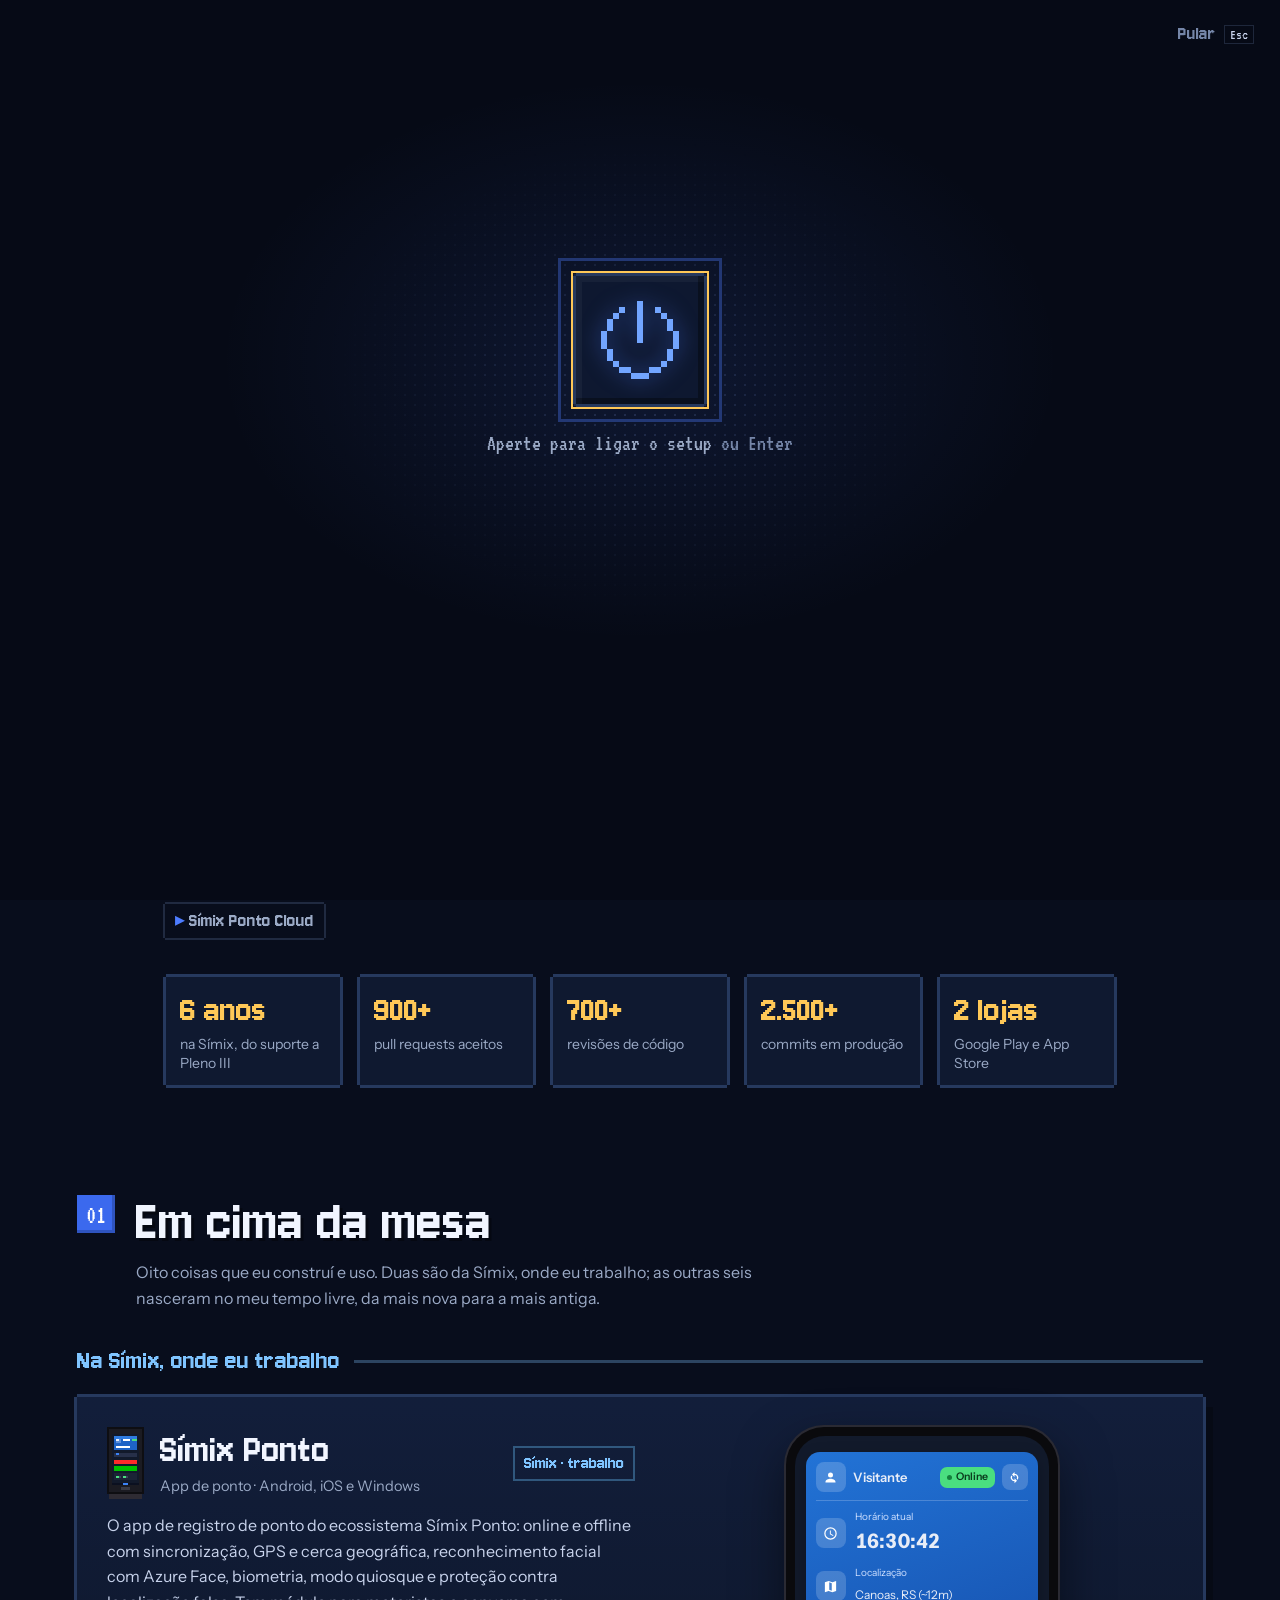
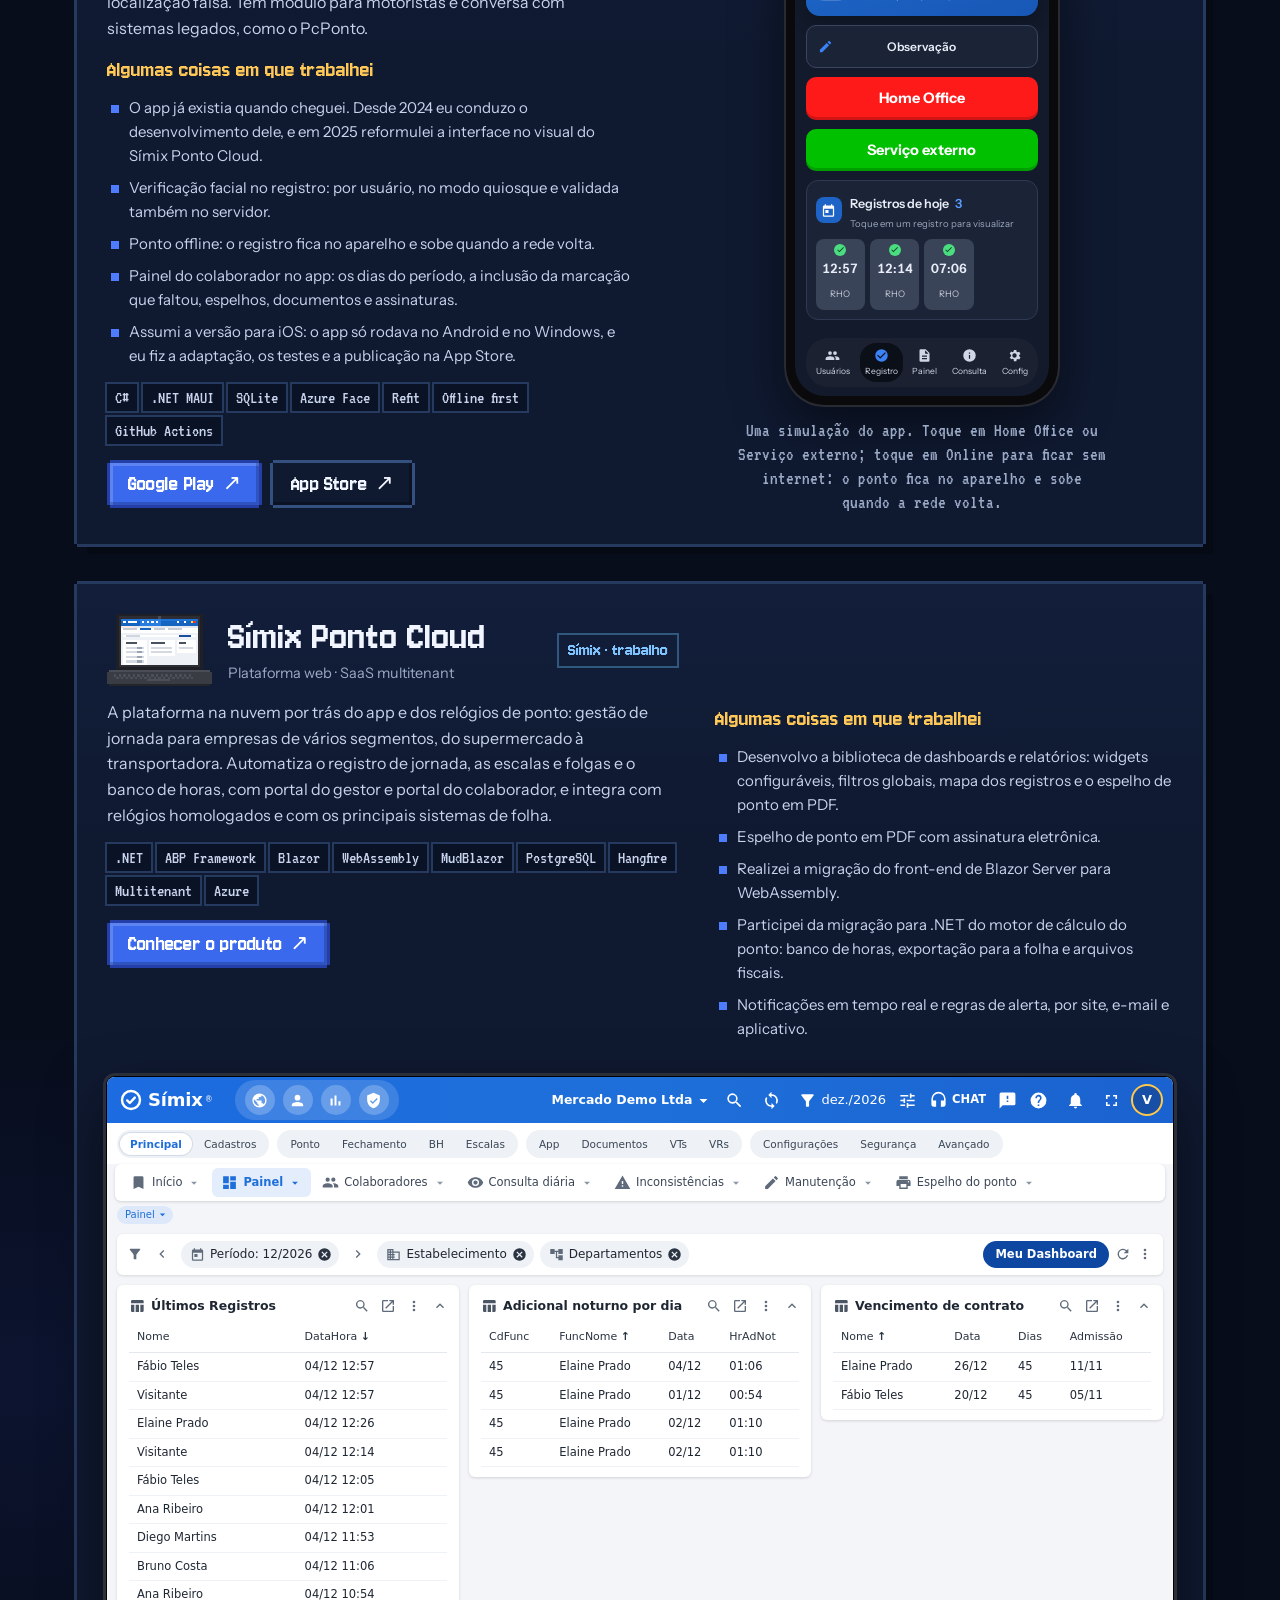
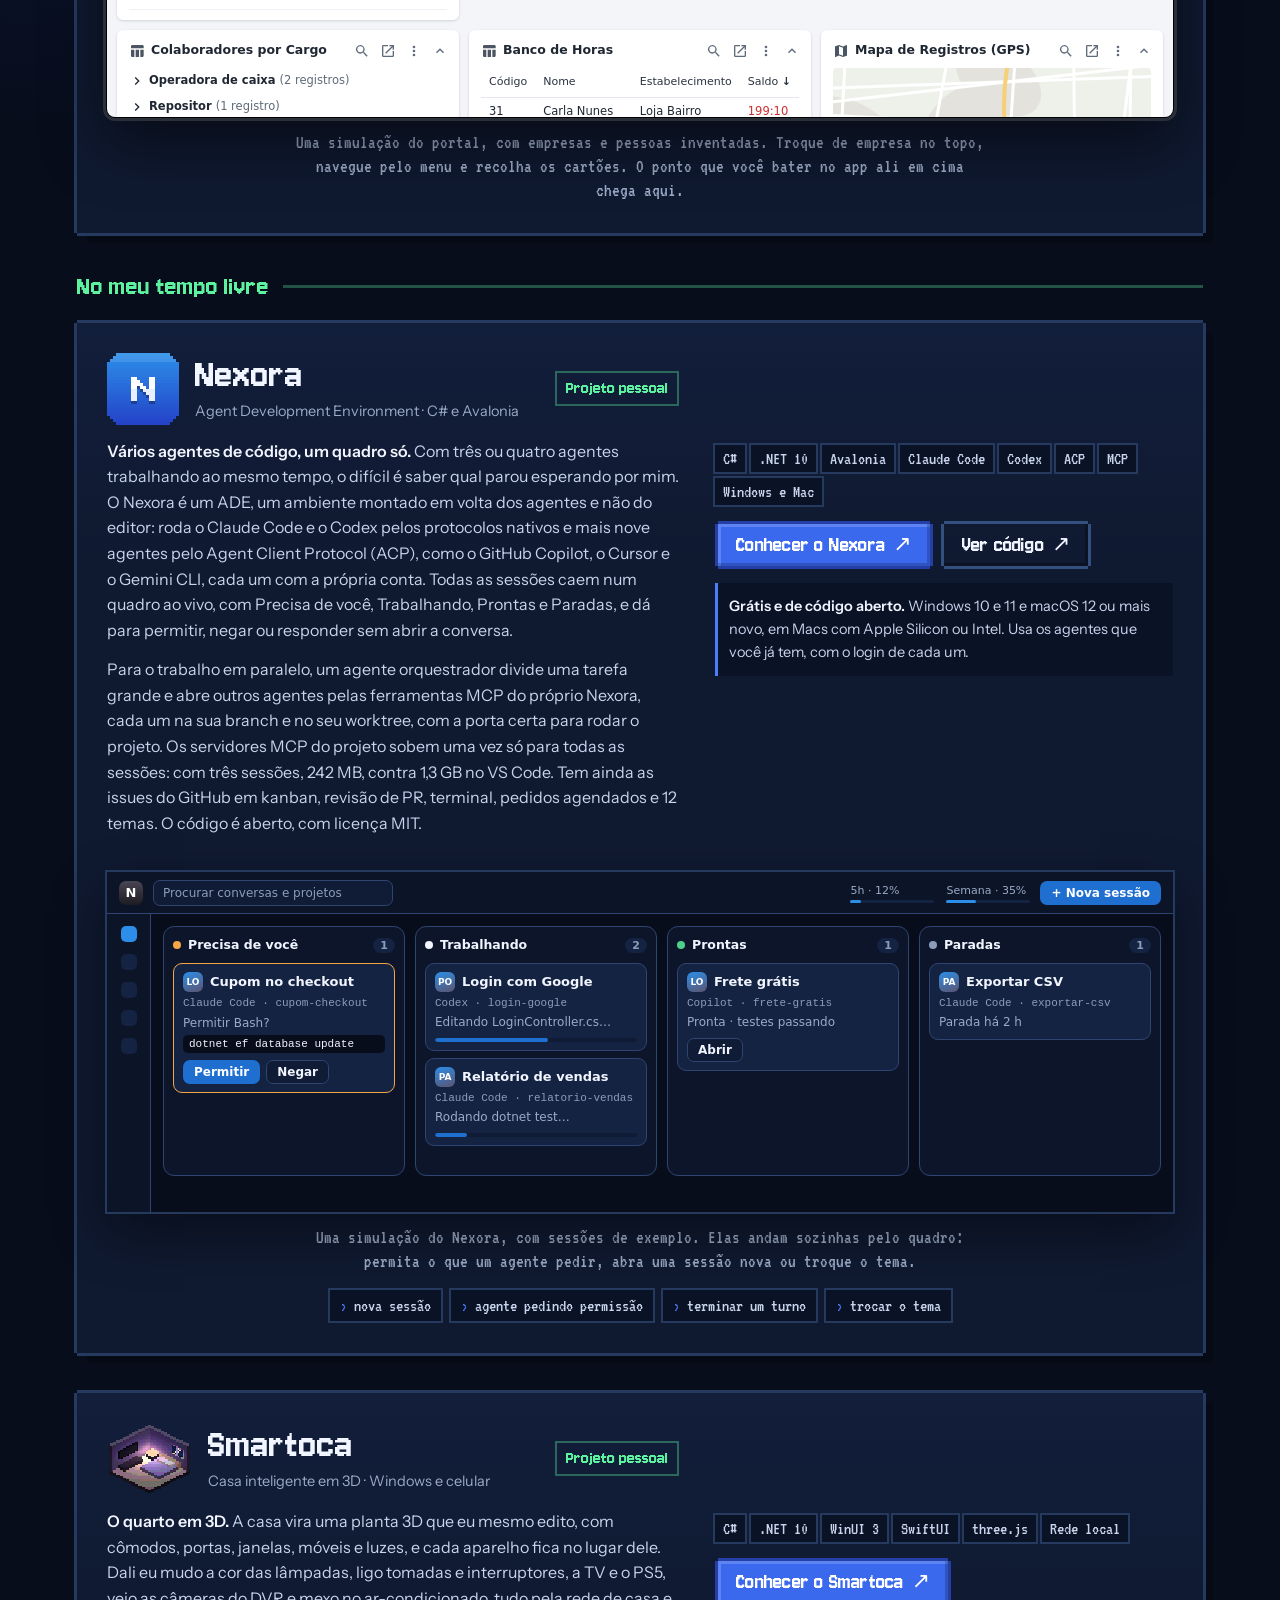
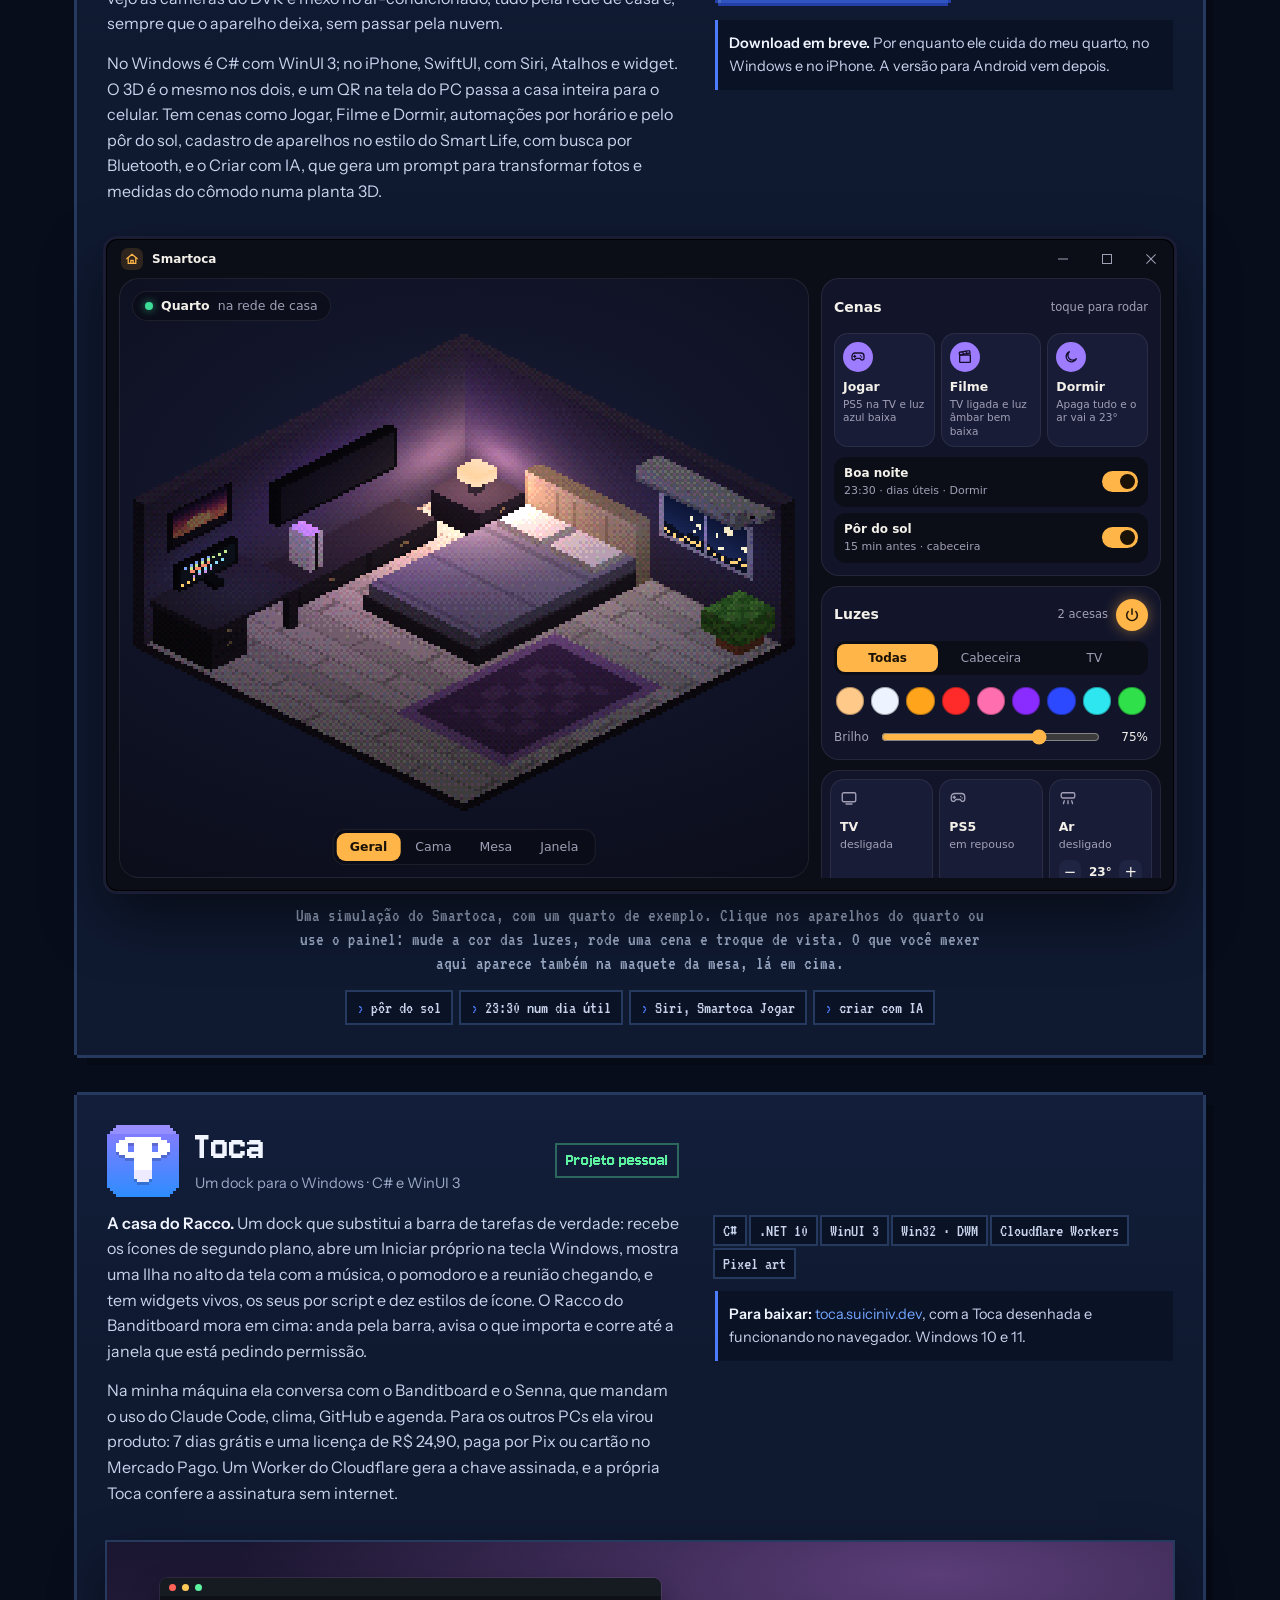
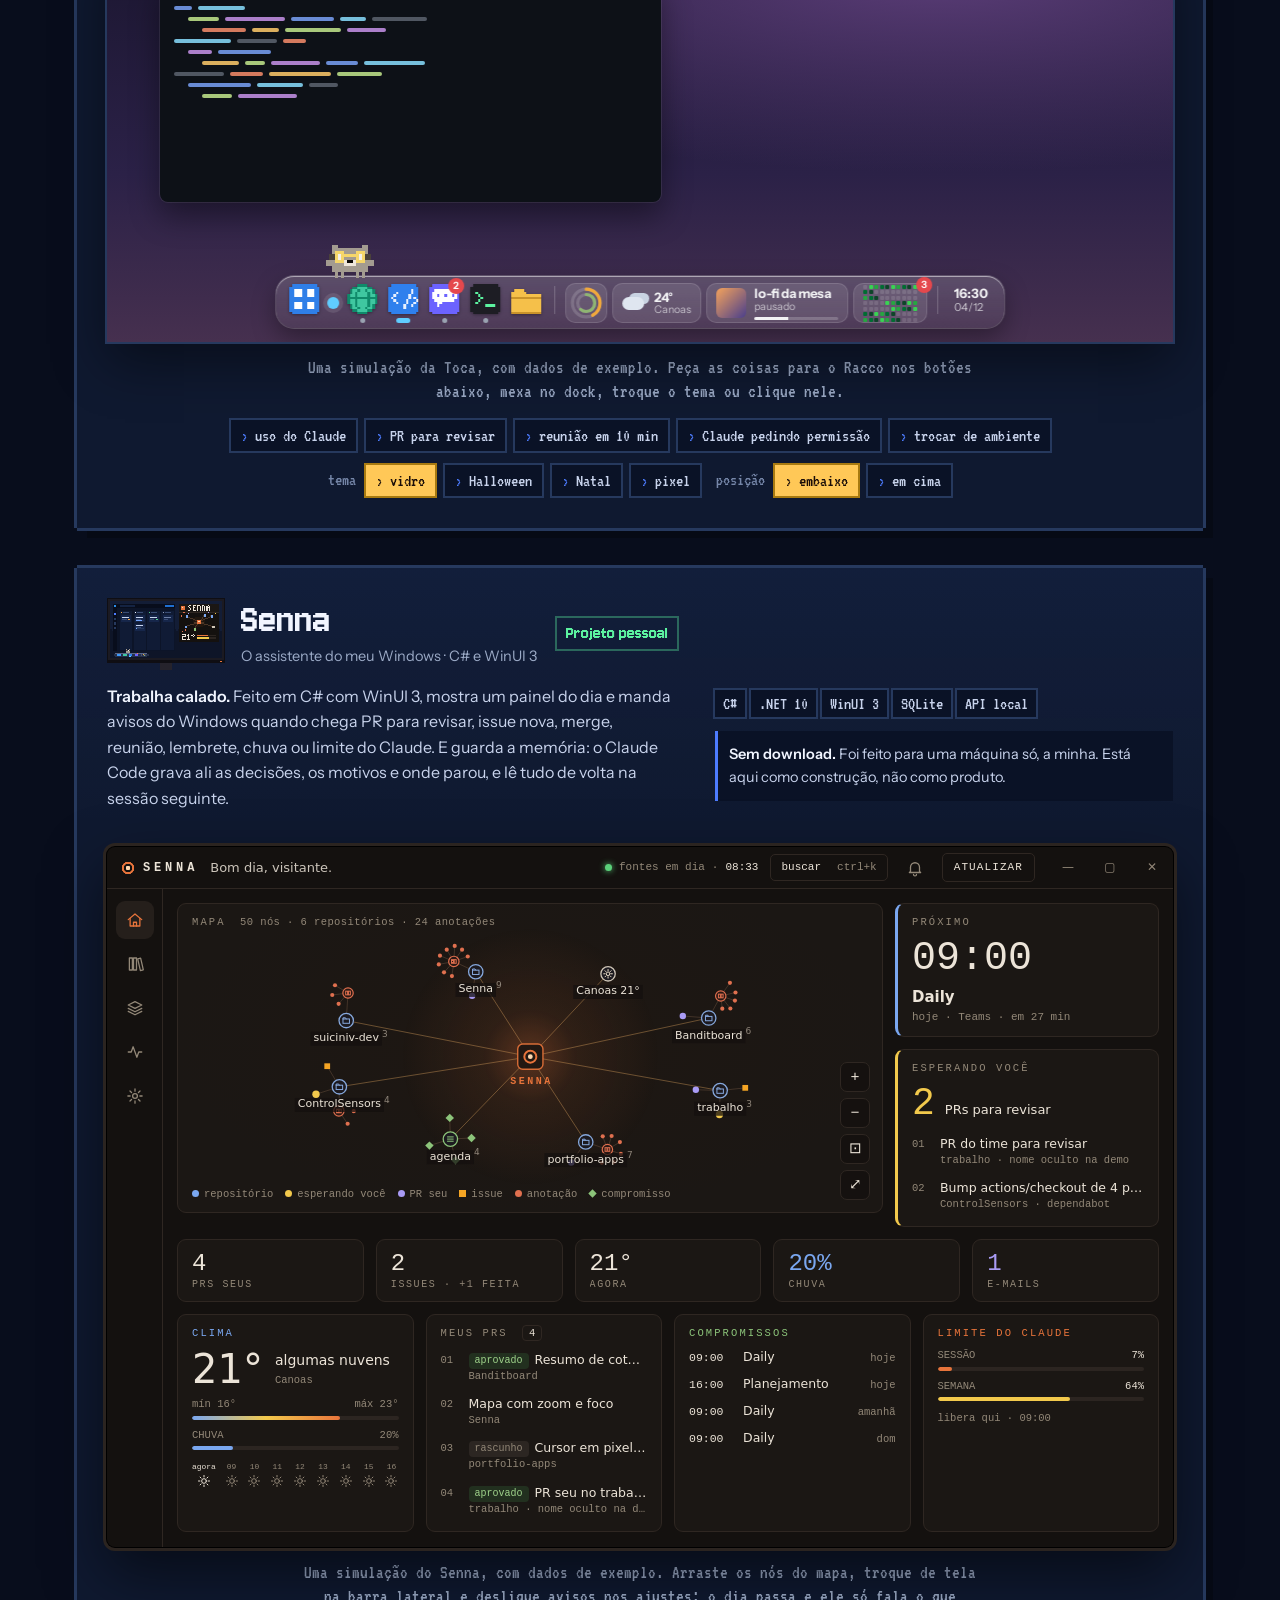
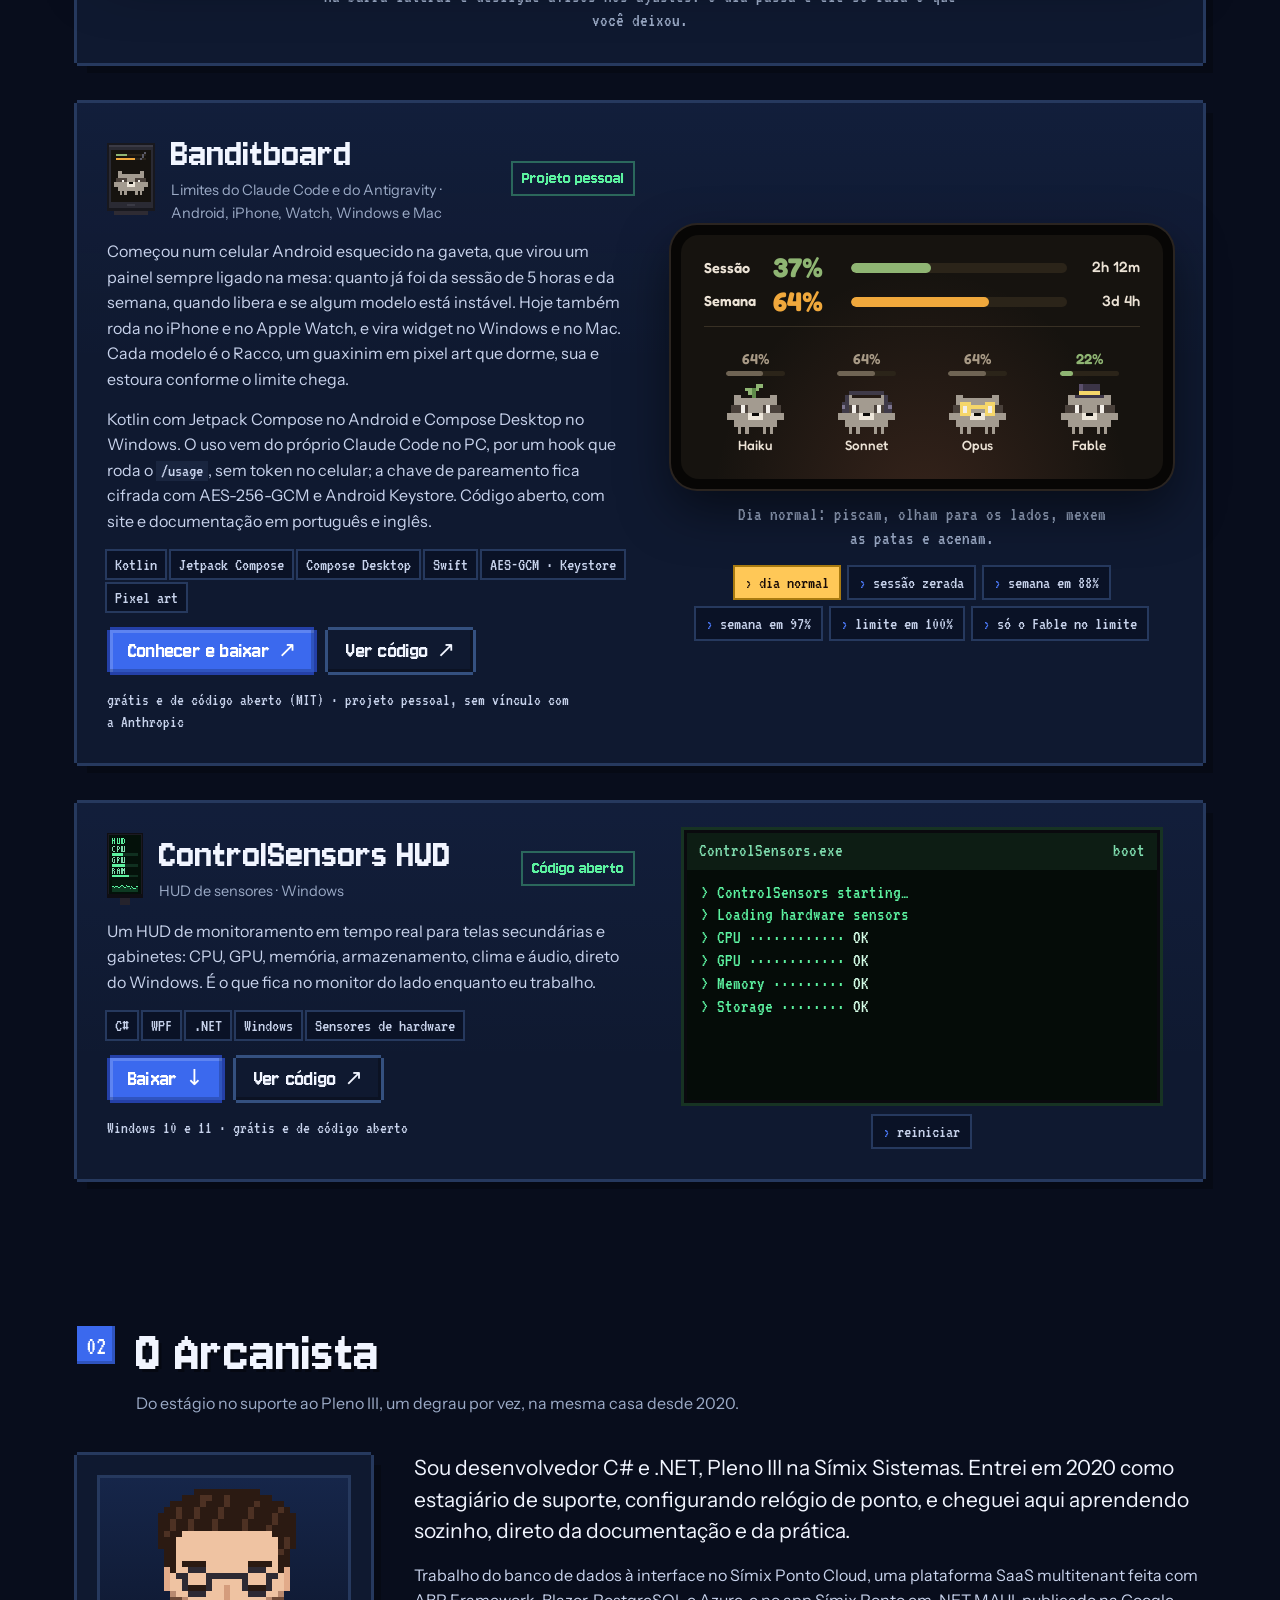
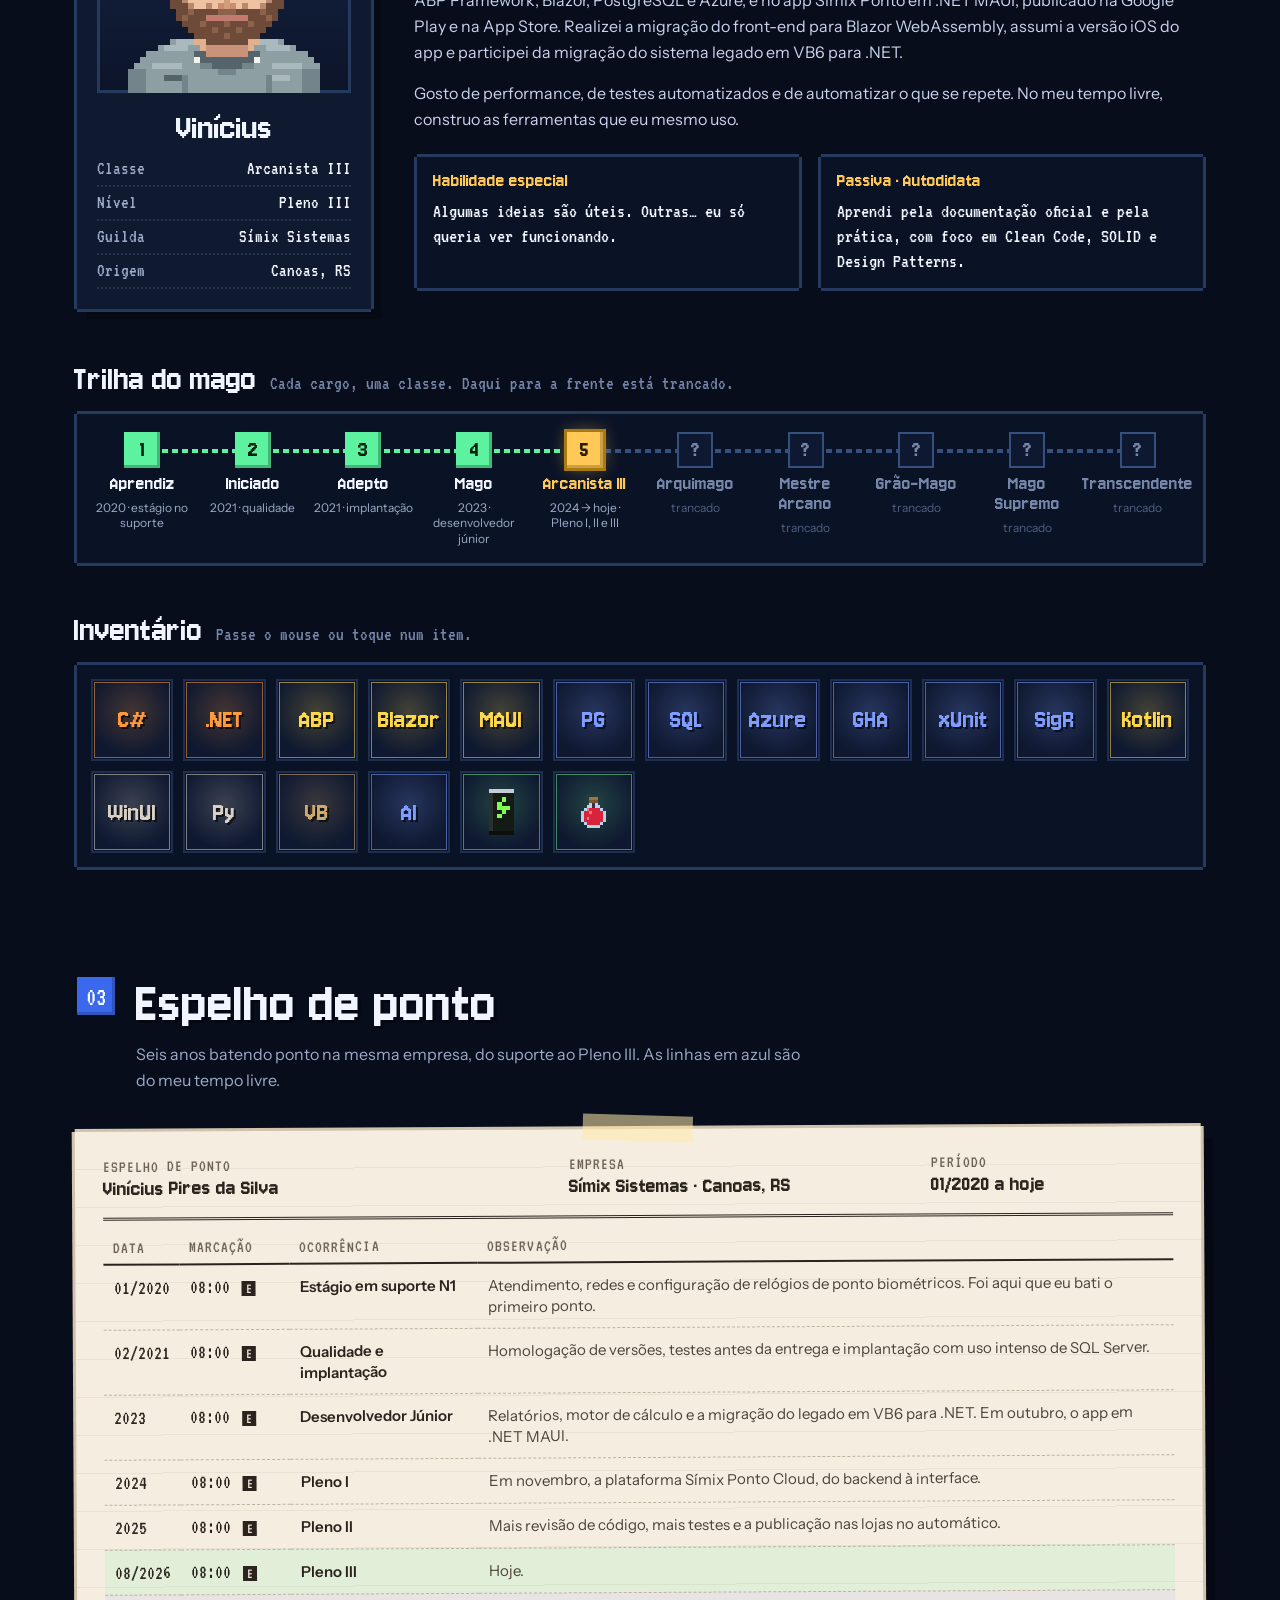
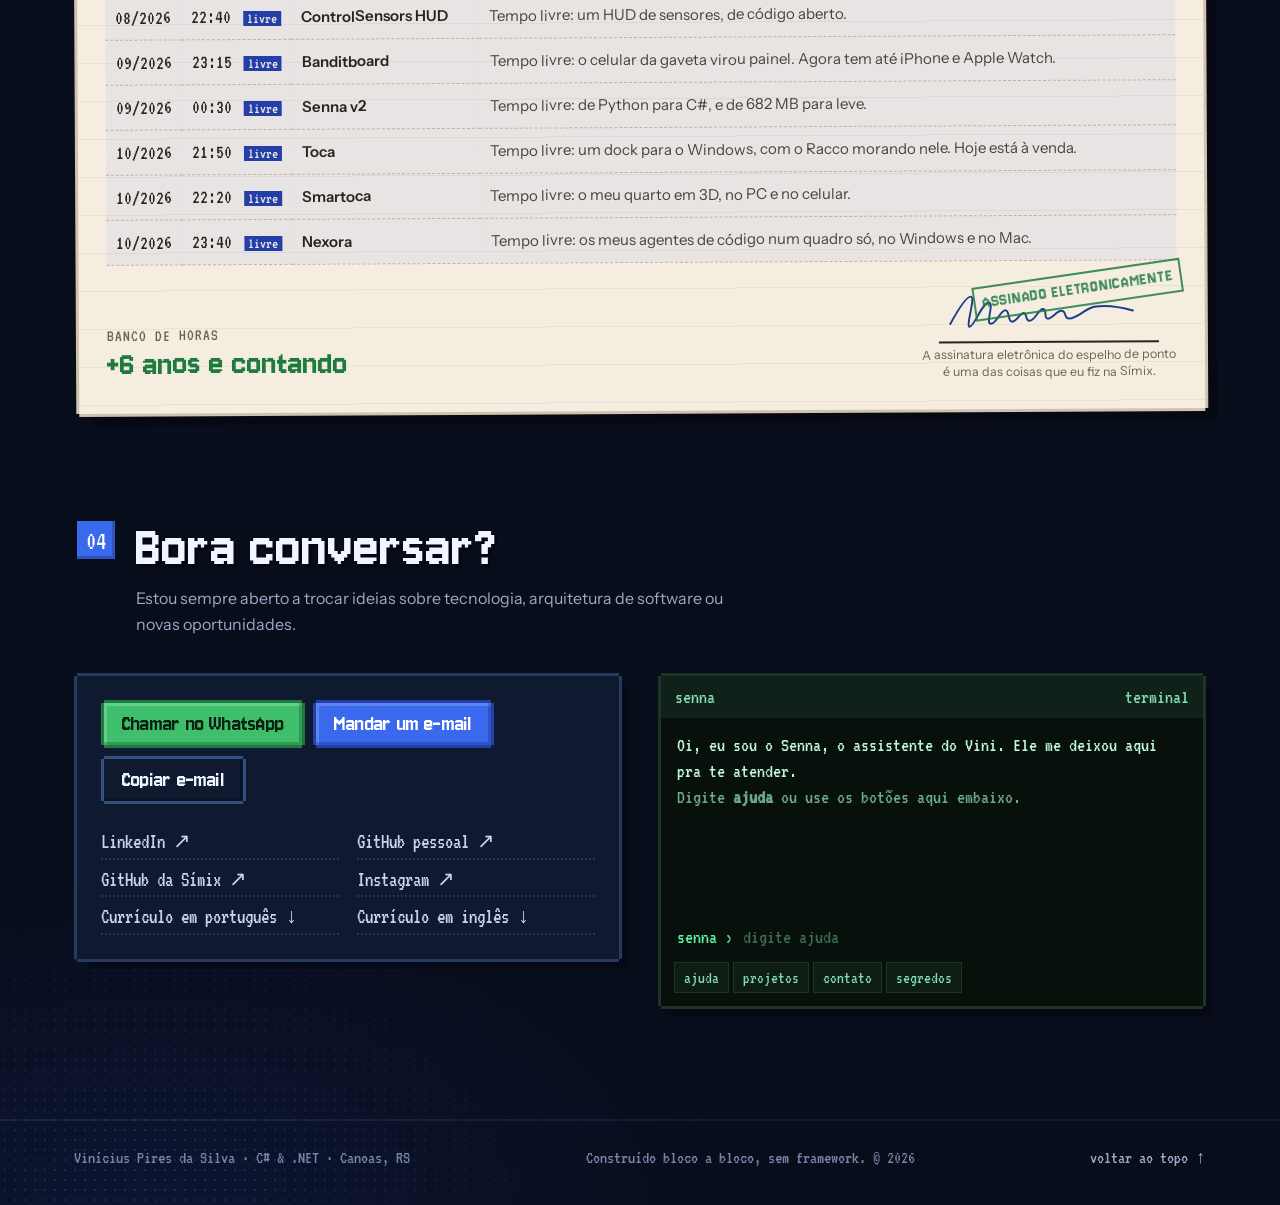
<file: index.html>
<!DOCTYPE html>
<html lang="pt-BR">
<head>
<meta charset="utf-8">
<meta name="viewport" content="width=device-width, initial-scale=1">
<title>Vinícius Pires da Silva · suiciniv.dev</title>
<meta name="description" content="Vinícius Pires da Silva, desenvolvedor C# e .NET, Pleno III na Símix. Uma mesa em pixel art com os projetos que eu construí: Banditboard, Senna, Toca, Smartoca, Nexora, ControlSensors HUD e o Símix Ponto.">
<meta name="theme-color" content="#080D1C">
<meta property="og:type" content="website">
<meta property="og:url" content="https://suiciniv.dev/">
<meta property="og:title" content="Vinícius Pires da Silva · suiciniv.dev">
<meta property="og:description" content="Desenvolvedor C# e .NET. Ligue o setup e explore a minha mesa em pixel art: cada aparelho é um projeto.">
<meta property="og:locale" content="pt_BR">
<meta property="og:locale:alternate" content="en_US">
<meta property="og:image" content="https://suiciniv.dev/assets/preview.jpg">
<meta property="og:image:width" content="1200">
<meta property="og:image:height" content="630">
<meta property="og:image:alt" content="A mesa do Vinícius em pixel art: o celular com o Racco, o monitor do Senna, o HUD e o notebook com o portal da Símix">
<meta property="og:site_name" content="suiciniv.dev">
<meta name="twitter:card" content="summary_large_image">
<meta name="twitter:title" content="Vinícius Pires da Silva · suiciniv.dev">
<meta name="twitter:image" content="https://suiciniv.dev/assets/preview.jpg">
<link rel="canonical" href="https://suiciniv.dev/">
<link rel="alternate" hreflang="pt-BR" href="https://suiciniv.dev/">
<link rel="alternate" hreflang="en" href="https://suiciniv.dev/en/">
<link rel="alternate" hreflang="x-default" href="https://suiciniv.dev/">
<link rel="icon" href="/assets/favicon.svg" type="image/svg+xml">
<link rel="icon" href="/favicon.ico" sizes="any">
<link rel="apple-touch-icon" href="/assets/apple-touch-icon.png">
<link rel="preconnect" href="https://fonts.googleapis.com">
<link rel="preconnect" href="https://fonts.gstatic.com" crossorigin>
<link href="https://fonts.googleapis.com/css2?family=Jersey+10&family=VT323&family=Instrument+Sans:ital,wght@0,400;0,500;0,600;1,400&family=Fredoka:wght@500;600;700&display=swap" rel="stylesheet">
<link rel="stylesheet" href="/assets/site.css?v=6e3bb873d4">
<script type="application/ld+json">{"@context":"https://schema.org","@type":"Person","name":"Vinícius Pires da Silva","jobTitle":"Desenvolvedor de Software Pleno III","worksFor":{"@type":"Organization","name":"Símix Sistemas"},"address":{"@type":"PostalAddress","addressLocality":"Canoas","addressRegion":"RS","addressCountry":"BR"},"url":"https://suiciniv.dev/","sameAs":["https://github.com/suiciniv-dev","https://github.com/simix-viniciussilva","https://www.linkedin.com/in/viniciuspiresdasilva/"]}</script>
</head>
<body>
<script>document.documentElement.classList.add('js')</script>

<div class="intro" id="intro" hidden>
  <div class="intro-box">
    <button type="button" class="power" id="power" aria-label="Ligar o setup"><canvas id="powerIco" width="13" height="13" aria-hidden="true"></canvas></button>
    <p class="intro-hint" id="introHint">Aperte para ligar o setup <span>ou Enter</span></p>
    <div class="boot" id="boot" aria-live="polite"></div>
  </div>
  <button type="button" class="intro-skip" id="introSkip">Pular <kbd>Esc</kbd></button>
</div>

<div class="page" id="topo">
  <div id="barra" aria-hidden="true"></div>

  <header class="top">
    <div class="wrap top-in">
      <a class="brand" href="#topo" id="brand" aria-label="suiciniv.dev, voltar ao topo">
        <img class="brand-mark" src="/assets/marca.svg" width="30" height="30" alt="">
        <span class="brand-name" aria-hidden="true"><span id="brandNome">suiciniv</span><span class="brand-dev">.dev</span></span>
      </a>
      <nav class="nav" aria-label="Seções">
        <a href="#mesa">Mesa</a>
        <a href="#projetos">Projetos</a>
        <a href="#arcanista">Arcanista</a>
        <a href="#espelho">Carreira</a>
        <a href="#contato">Contato</a>
      </nav>
      <div class="top-actions">
        <button type="button" class="pill" id="btnSegredos" aria-haspopup="dialog"><span class="pill-star" aria-hidden="true">★</span><span id="contaSegredos">0/20</span><span class="sr"> segredos</span></button>
        <button type="button" class="pill pill-sq" id="btnSom" aria-pressed="false" aria-label="Tocar uma música lo-fi"><span aria-hidden="true" id="somIco">♪</span></button>
        <a class="pill pill-sq" href="/en/" hreflang="en" lang="en" id="btnLang" aria-label="English version">EN</a>
        <a class="pill pill-cv" href="/assets/Curriculo-Vinicius-Pires-da-Silva.pdf" download>CV <span aria-hidden="true">↓</span></a>
      </div>
    </div>
  </header>

  <main>
    <section class="hero" id="mesa">
      <div class="wrap stage">
        <div class="hero-top">
          <div>
            <p class="kicker"><span class="dot" aria-hidden="true"></span>suiciniv.dev · Canoas, RS</p>
            <h1>Vinícius Pires da Silva</h1>
            <p class="role">Desenvolvedor C# &amp; .NET · Pleno III na Símix</p>
          </div>
        </div>

        <div class="scene-frame">
          <div class="scene" id="scene">
            <canvas id="mesaCanvas" width="320" height="180" role="img" aria-label="A minha mesa em pixel art: um celular velho com o Racco na tela, o monitor com o Nexora, o Senna e a Toca, o meu dock, na base da tela, um segundo monitor com o HUD de sensores, um notebook com o portal da Símix, a maquete do Smartoca, o meu quarto em 3D com as luzes que mudam de cor, numa prateleira, um quadro de recados, duas prateleiras com a McLaren do Senna, três Funko Pop, um bloco de grama, uma poção, uma miniatura de Mercedes e um chapéu de mago, a Mimi e o Lúcifer, meus gatos, andando pela mesa e pela janela, o Fred debaixo da mesa e eu de costas na cadeira."></canvas>
            <div class="hots" id="hots"></div>
            <div class="scene-tip" id="sceneTip" hidden></div>
            <div class="scene-balao" id="sceneBalao" hidden></div>
          </div>
        </div>
        <div class="hero-bar">
          <p class="scene-hint"><span class="so-mouse">Passe o mouse e clique nas coisas da mesa.</span><span class="so-toque">Arraste para os lados e toque nas coisas da mesa.</span> Cada aparelho é um projeto; o resto são segredos.</p>
          <div class="hero-cta">
            <a class="btn btn-main" href="#projetos">Ver projetos <span aria-hidden="true">↓</span></a>
            <button type="button" class="btn btn-ghost" data-copiar>Copiar e-mail</button>
          </div>
        </div>

        <div class="legend" id="legend" aria-label="Objetos da mesa">
          <button type="button" data-obj="banditboard">Banditboard</button>
          <button type="button" data-obj="nexora">Nexora</button>
          <button type="button" data-obj="senna">Senna</button>
          <button type="button" data-obj="toca">Toca</button>
          <button type="button" data-obj="smartoca">Smartoca</button>
          <button type="button" data-obj="hud">ControlSensors HUD</button>
          <button type="button" data-obj="app">Símix Ponto</button>
          <button type="button" data-obj="cloud">Símix Ponto Cloud</button>
        </div>

        <dl class="stats">
          <div><dt>6 anos</dt><dd>na Símix, do suporte a Pleno III</dd></div>
          <div><dt>900+</dt><dd>pull requests aceitos</dd></div>
          <div><dt>700+</dt><dd>revisões de código</dd></div>
          <div><dt>2.500+</dt><dd>commits em produção</dd></div>
          <div><dt>2 lojas</dt><dd>Google Play e App Store</dd></div>
        </dl>
      </div>
    </section>

    <section class="sec" id="projetos">
      <div class="wrap">
        <header class="sec-head">
          <span class="sec-num">01</span>
          <div>
            <h2>Em cima da mesa</h2>
            <p>Oito coisas que eu construí e uso. Duas são da Símix, onde eu trabalho; as outras seis nasceram no meu tempo livre, da mais nova para a mais antiga.</p>
          </div>
        </header>

        <p class="grupo grupo-work">Na Símix, onde eu trabalho</p>

        <article class="quest quest-work" id="app">
          <div class="quest-body">
            <div class="quest-head">
              <canvas class="quest-ico" data-ico="app" aria-hidden="true"></canvas>
              <div>
                <h3>Símix Ponto</h3>
                <p class="sub">App de ponto · Android, iOS e Windows</p>
              </div>
              <span class="tag tag-work">Símix · trabalho</span>
            </div>
            <p>O app de registro de ponto do ecossistema Símix Ponto: online e offline com sincronização, GPS e cerca geográfica, reconhecimento facial com Azure Face, biometria, modo quiosque e proteção contra localização falsa. Tem módulo para motoristas e conversa com sistemas legados, como o PcPonto.</p>
            <h4>Algumas coisas em que trabalhei</h4>
            <ul class="feats">
              <li>O app já existia quando cheguei. Desde 2024 eu conduzo o desenvolvimento dele, e em 2025 reformulei a interface no visual do Símix Ponto Cloud.</li>
              <li>Verificação facial no registro: por usuário, no modo quiosque e validada também no servidor.</li>
              <li>Ponto offline: o registro fica no aparelho e sobe quando a rede volta.</li>
              <li>Painel do colaborador no app: os dias do período, a inclusão da marcação que faltou, espelhos, documentos e assinaturas.</li>
              <li>Assumi a versão para iOS: o app só rodava no Android e no Windows, e eu fiz a adaptação, os testes e a publicação na App Store.</li>
            </ul>
            <ul class="chips"><li>C#</li><li>.NET MAUI</li><li>SQLite</li><li>Azure Face</li><li>Refit</li><li>Offline first</li><li>GitHub Actions</li></ul>
            <div class="links">
              <a class="btn btn-main" href="https://play.google.com/store/apps/details?id=com.simix.ponto.app" target="_blank" rel="noopener noreferrer">Google Play <span aria-hidden="true">↗</span></a>
              <a class="btn btn-ghost" href="https://apps.apple.com/us/app/s%C3%ADmix-ponto/id6454298944" target="_blank" rel="noopener noreferrer">App Store <span aria-hidden="true">↗</span></a>
            </div>
          </div>
          <div class="quest-demo">
            <div class="mini-phone">
              <div class="mp-screen">
                <div class="mp-card">
                  <div class="mp-row1">
                    <span class="mp-ico"><svg viewBox="0 0 24 24"><path d="M12 12a4 4 0 1 0 0-8 4 4 0 0 0 0 8zm0 2c-3.3 0-8 1.7-8 5v1h16v-1c0-3.3-4.7-5-8-5z"/></svg></span>
                    <b>Visitante</b>
                    <button type="button" class="mp-net" id="mpNet" aria-pressed="true">Online</button>
                    <span class="mp-ico mp-sync" id="mpSync"><svg viewBox="0 0 24 24"><path d="M12 6V3L8 7l4 4V8a4 4 0 0 1 3.5 6l1.5 1.4A6 6 0 0 0 12 6zm-3.5 4L7 8.6A6 6 0 0 0 12 18v3l4-4-4-4v3a4 4 0 0 1-3.5-6z"/></svg></span>
                  </div>
                  <div class="mp-info"><span class="mp-ico"><svg viewBox="0 0 24 24"><path d="M12 2a10 10 0 1 0 0 20 10 10 0 0 0 0-20zm0 18a8 8 0 1 1 0-16 8 8 0 0 1 0 16zm.5-13H11v6l5 3 .8-1.2-4.3-2.6z"/></svg></span><div><small>Horário atual</small><b id="mpClock">--:--:--</b></div></div>
                  <div class="mp-info"><span class="mp-ico"><svg viewBox="0 0 24 24"><path d="M15 5 9 3 3 5v16l6-2 6 2 6-2V3l-6 2zm-1 13.7-4-1.4V5.3l4 1.4v12z"/></svg></span><div><small>Localização</small><span>Canoas, RS (~12m)</span></div></div>
                </div>
                <div class="mp-obs"><svg viewBox="0 0 24 24"><path d="M3 17.2V21h3.8L17.8 10 14 6.2 3 17.2zM20.7 7a1 1 0 0 0 0-1.4l-2.3-2.3a1 1 0 0 0-1.4 0l-1.8 1.8 3.8 3.8L20.7 7z"/></svg>Observação</div>
                <button type="button" class="mp-b mp-red" data-tipo="RHO">Home Office</button>
                <button type="button" class="mp-b mp-green" data-tipo="RSE">Serviço externo</button>
                <div class="mp-hoje">
                  <div class="mp-hh"><span class="mp-ico"><svg viewBox="0 0 24 24"><path d="M19 4h-1V2h-2v2H8V2H6v2H5a2 2 0 0 0-2 2v14a2 2 0 0 0 2 2h14a2 2 0 0 0 2-2V6a2 2 0 0 0-2-2zm0 16H5V9h14v11zM7 11h5v5H7z"/></svg></span><div><b>Registros de hoje <em id="mpQtd">3</em></b><small>Toque em um registro para visualizar</small></div></div>
                  <div class="mp-tiles" id="mpList"><div class="mp-tile"><i></i><b>12:57</b><small>RHO</small></div><div class="mp-tile"><i></i><b>12:14</b><small>RHO</small></div><div class="mp-tile"><i></i><b>07:06</b><small>RHO</small></div></div>
                </div>
                <nav class="mp-nav" aria-hidden="true">
                  <span><svg viewBox="0 0 24 24"><path d="M16 11a3 3 0 1 0 0-6 3 3 0 0 0 0 6zm-8 0a3 3 0 1 0 0-6 3 3 0 0 0 0 6zm0 2c-2.3 0-7 1.2-7 3.5V19h14v-2.5C15 14.2 10.3 13 8 13zm8 0h-1c1.2.8 2 2 2 3.4V19h6v-2.5c0-2.3-4.7-3.5-7-3.5z"/></svg>Usuários</span>
                  <span class="on"><svg viewBox="0 0 24 24"><path d="M12 2a10 10 0 1 0 0 20 10 10 0 0 0 0-20zm-2 15-5-5 1.4-1.4 3.6 3.6 7.6-7.6L19 8l-9 9z"/></svg>Registro</span>
                  <span><svg viewBox="0 0 24 24"><path d="M14 2H6a2 2 0 0 0-2 2v16a2 2 0 0 0 2 2h12a2 2 0 0 0 2-2V8l-6-6zm2 16H8v-2h8v2zm0-4H8v-2h8v2zm-3-5V3.5L18.5 9H13z"/></svg>Painel</span>
                  <span><svg viewBox="0 0 24 24"><path d="M12 2a10 10 0 1 0 0 20 10 10 0 0 0 0-20zm1 15h-2v-6h2v6zm0-8h-2V7h2v2z"/></svg>Consulta</span>
                  <span><svg viewBox="0 0 24 24"><path d="M19.4 13a7.6 7.6 0 0 0 0-2l2.1-1.6-2-3.5-2.5 1a7.4 7.4 0 0 0-1.7-1L15 3h-4l-.4 2.6a7.4 7.4 0 0 0-1.7 1l-2.5-1-2 3.5L6.6 11a7.6 7.6 0 0 0 0 2l-2.1 1.6 2 3.5 2.5-1a7.4 7.4 0 0 0 1.7 1L11 21h4l.4-2.6a7.4 7.4 0 0 0 1.7-1l2.5 1 2-3.5-2.1-1.6zM12 15.5a3.5 3.5 0 1 1 0-7 3.5 3.5 0 0 1 0 7z"/></svg>Config</span>
                </nav>
                <div class="mp-toast" id="mpToast" aria-live="polite"></div>
                <div class="mp-sheet" id="mpSheet">
                  <div class="mp-cam" id="mpCam"><canvas id="mpFace" width="24" height="24" aria-hidden="true"></canvas><i class="c1"></i><i class="c2"></i><i class="c3"></i><i class="c4"></i><span class="mp-scan"></span></div>
                  <p class="mp-msg" id="mpMsg" aria-live="polite">Verificando o rosto…</p>
                </div>
              </div>
            </div>
            <p class="demo-cap">Uma simulação do app. Toque em Home Office ou Serviço externo; toque em Online para ficar sem internet: o ponto fica no aparelho e sobe quando a rede volta.</p>
          </div>
        </article>

        <article class="quest quest-work quest-wide" id="ponto-cloud">
          <div class="quest-body">
            <div class="quest-head">
              <canvas class="quest-ico" data-ico="cloud" aria-hidden="true"></canvas>
              <div>
                <h3>Símix Ponto Cloud</h3>
                <p class="sub">Plataforma web · SaaS multitenant</p>
              </div>
              <span class="tag tag-work">Símix · trabalho</span>
            </div>
            <p>A plataforma na nuvem por trás do app e dos relógios de ponto: gestão de jornada para empresas de vários segmentos, do supermercado à transportadora. Automatiza o registro de jornada, as escalas e folgas e o banco de horas, com portal do gestor e portal do colaborador, e integra com relógios homologados e com os principais sistemas de folha.</p>
            <ul class="chips"><li>.NET</li><li>ABP Framework</li><li>Blazor</li><li>WebAssembly</li><li>MudBlazor</li><li>PostgreSQL</li><li>Hangfire</li><li>Multitenant</li><li>Azure</li></ul>
            <div class="links">
              <a class="btn btn-main" href="https://simix.com.br/sistema/" target="_blank" rel="noopener noreferrer">Conhecer o produto <span aria-hidden="true">↗</span></a>
            </div>
          </div>
          <div class="quest-body quest-side">
            <h4>Algumas coisas em que trabalhei</h4>
            <ul class="feats">
              <li>Desenvolvo a biblioteca de dashboards e relatórios: widgets configuráveis, filtros globais, mapa dos registros e o espelho de ponto em PDF.</li>
              <li>Espelho de ponto em PDF com assinatura eletrônica.</li>
              <li>Realizei a migração do front-end de Blazor Server para WebAssembly.</li>
              <li>Participei da migração para .NET do motor de cálculo do ponto: banco de horas, exportação para a folha e arquivos fiscais.</li>
              <li>Notificações em tempo real e regras de alerta, por site, e-mail e aplicativo.</li>
            </ul>
          </div>
          <div class="quest-demo quest-full">
            <div class="cw" id="cloudWin" role="region" aria-label="Simulação do portal Símix Ponto Cloud"></div>
            <p class="demo-cap">Uma simulação do portal, com empresas e pessoas inventadas. Troque de empresa no topo, navegue pelo menu e recolha os cartões. O ponto que você bater no app ali em cima chega aqui.</p>
          </div>
        </article>

        <p class="grupo grupo-me">No meu tempo livre</p>

        <article class="quest quest-wide" id="nexora">
          <div class="quest-body">
            <div class="quest-head">
              <canvas class="quest-ico" data-ico="nexora" aria-hidden="true"></canvas>
              <div>
                <h3>Nexora</h3>
                <p class="sub">Agent Development Environment · C# e Avalonia</p>
              </div>
              <span class="tag tag-me">Projeto pessoal</span>
            </div>
            <p><b>Vários agentes de código, um quadro só.</b> Com três ou quatro agentes trabalhando ao mesmo tempo, o difícil é saber qual parou esperando por mim. O Nexora é um ADE, um ambiente montado em volta dos agentes e não do editor: roda o Claude Code e o Codex pelos protocolos nativos e mais nove agentes pelo Agent Client Protocol (ACP), como o GitHub Copilot, o Cursor e o Gemini CLI, cada um com a própria conta. Todas as sessões caem num quadro ao vivo, com Precisa de você, Trabalhando, Prontas e Paradas, e dá para permitir, negar ou responder sem abrir a conversa.</p>
            <p>Para o trabalho em paralelo, um agente orquestrador divide uma tarefa grande e abre outros agentes pelas ferramentas MCP do próprio Nexora, cada um na sua branch e no seu worktree, com a porta certa para rodar o projeto. Os servidores MCP do projeto sobem uma vez só para todas as sessões: com três sessões, 242 MB, contra 1,3 GB no VS Code. Tem ainda as issues do GitHub em kanban, revisão de PR, terminal, pedidos agendados e 12 temas. O código é aberto, com licença MIT.</p>
          </div>
          <div class="quest-body quest-side">
            <ul class="chips"><li>C#</li><li>.NET 10</li><li>Avalonia</li><li>Claude Code</li><li>Codex</li><li>ACP</li><li>MCP</li><li>Windows e Mac</li></ul>
            <div class="links">
              <a class="btn btn-main" href="https://nexora.suiciniv.dev/" target="_blank" rel="noopener noreferrer">Conhecer o Nexora <span aria-hidden="true">↗</span></a>
              <a class="btn btn-ghost" href="https://github.com/suiciniv-dev/nexora" target="_blank" rel="noopener noreferrer">Ver código <span aria-hidden="true">↗</span></a>
            </div>
            <p class="note"><b>Grátis e de código aberto.</b> Windows 10 e 11 e macOS 12 ou mais novo, em Macs com Apple Silicon ou Intel. Usa os agentes que você já tem, com o login de cada um.</p>
          </div>
          <div class="quest-demo quest-full">
            <div class="nx" id="nexoraDemo" data-tema="midnight" role="region" aria-label="Simulação do Nexora"></div>
            <p class="demo-cap" id="nexoraFala">Uma simulação do Nexora, com sessões de exemplo. Elas andam sozinhas pelo quadro: permita o que um agente pedir, abra uma sessão nova ou troque o tema.</p>
            <div class="cmds" id="nexoraCmds">
              <button type="button" class="cmd" data-nx="nova">nova sessão</button>
              <button type="button" class="cmd" data-nx="permissao">agente pedindo permissão</button>
              <button type="button" class="cmd" data-nx="turno">terminar um turno</button>
              <button type="button" class="cmd" data-nx="tema">trocar o tema</button>
            </div>
          </div>
        </article>

        <article class="quest quest-wide" id="smartoca">
          <div class="quest-body">
            <div class="quest-head">
              <canvas class="quest-ico" data-ico="smartoca" aria-hidden="true"></canvas>
              <div>
                <h3>Smartoca</h3>
                <p class="sub">Casa inteligente em 3D · Windows e celular</p>
              </div>
              <span class="tag tag-me">Projeto pessoal</span>
            </div>
            <p><b>O quarto em 3D.</b> A casa vira uma planta 3D que eu mesmo edito, com cômodos, portas, janelas, móveis e luzes, e cada aparelho fica no lugar dele. Dali eu mudo a cor das lâmpadas, ligo tomadas e interruptores, a TV e o PS5, vejo as câmeras do DVR e mexo no ar-condicionado, tudo pela rede de casa e, sempre que o aparelho deixa, sem passar pela nuvem.</p>
            <p>No Windows é C# com WinUI 3; no iPhone, SwiftUI, com Siri, Atalhos e widget. O 3D é o mesmo nos dois, e um QR na tela do PC passa a casa inteira para o celular. Tem cenas como Jogar, Filme e Dormir, automações por horário e pelo pôr do sol, cadastro de aparelhos no estilo do Smart Life, com busca por Bluetooth, e o Criar com IA, que gera um prompt para transformar fotos e medidas do cômodo numa planta 3D.</p>
          </div>
          <div class="quest-body quest-side">
            <ul class="chips"><li>C#</li><li>.NET 10</li><li>WinUI 3</li><li>SwiftUI</li><li>three.js</li><li>Rede local</li></ul>
            <div class="links">
              <a class="btn btn-main" href="https://smartoca.suiciniv.dev/" target="_blank" rel="noopener noreferrer">Conhecer o Smartoca <span aria-hidden="true">↗</span></a>
            </div>
            <p class="note"><b>Download em breve.</b> Por enquanto ele cuida do meu quarto, no Windows e no iPhone. A versão para Android vem depois.</p>
          </div>
          <div class="quest-demo quest-full">
            <div class="sm" id="smartocaDemo" role="region" aria-label="Simulação do Smartoca"></div>
            <p class="demo-cap" id="smartocaFala">Uma simulação do Smartoca, com um quarto de exemplo. Clique nos aparelhos do quarto ou use o painel: mude a cor das luzes, rode uma cena e troque de vista. O que você mexer aqui aparece também na maquete da mesa, lá em cima.</p>
            <div class="cmds" id="smartocaCmds">
              <button type="button" class="cmd" data-sm="sol">pôr do sol</button>
              <button type="button" class="cmd" data-sm="noite">23:30 num dia útil</button>
              <button type="button" class="cmd" data-sm="siri">Siri, Smartoca Jogar</button>
              <button type="button" class="cmd" data-sm="ia">criar com IA</button>
            </div>
          </div>
        </article>

        <article class="quest quest-wide" id="toca">
          <div class="quest-body">
            <div class="quest-head">
              <canvas class="quest-ico" data-ico="toca" aria-hidden="true"></canvas>
              <div>
                <h3>Toca</h3>
                <p class="sub">Um dock para o Windows · C# e WinUI 3</p>
              </div>
              <span class="tag tag-me">Projeto pessoal</span>
            </div>
            <p><b>A casa do Racco.</b> Um dock que substitui a barra de tarefas de verdade: recebe os ícones de segundo plano, abre um Iniciar próprio na tecla Windows, mostra uma Ilha no alto da tela com a música, o pomodoro e a reunião chegando, e tem widgets vivos, os seus por script e dez estilos de ícone. O Racco do Banditboard mora em cima: anda pela barra, avisa o que importa e corre até a janela que está pedindo permissão.</p>
            <p>Na minha máquina ela conversa com o Banditboard e o Senna, que mandam o uso do Claude Code, clima, GitHub e agenda. Para os outros PCs ela virou produto: 7 dias grátis e uma licença de R$ 24,90, paga por Pix ou cartão no Mercado Pago. Um Worker do Cloudflare gera a chave assinada, e a própria Toca confere a assinatura sem internet.</p>
          </div>
          <div class="quest-body quest-side">
            <ul class="chips"><li>C#</li><li>.NET 10</li><li>WinUI 3</li><li>Win32 · DWM</li><li>Cloudflare Workers</li><li>Pixel art</li></ul>
            <p class="note"><b>Para baixar:</b> <a href="https://toca.suiciniv.dev">toca.suiciniv.dev</a>, com a Toca desenhada e funcionando no navegador. Windows 10 e 11.</p>
          </div>
          <div class="quest-demo quest-full">
            <div class="tc" id="tocaDemo" role="region" aria-label="Simulação da Toca"></div>
            <p class="demo-cap" id="tocaFala">Uma simulação da Toca, com dados de exemplo. Peça as coisas para o Racco nos botões abaixo, mexa no dock, troque o tema ou clique nele.</p>
            <div class="cmds" id="tocaCmds">
              <button type="button" class="cmd" data-tc="uso">uso do Claude</button>
              <button type="button" class="cmd" data-tc="pr">PR para revisar</button>
              <button type="button" class="cmd" data-tc="reuniao">reunião em 10 min</button>
              <button type="button" class="cmd" data-tc="permissao">Claude pedindo permissão</button>
              <button type="button" class="cmd" data-tc="ambiente">trocar de ambiente</button>
            </div>
            <div class="cmds tc-opcoes" id="tocaOpcoes">
              <span class="tc-rot">tema</span>
              <button type="button" class="cmd" data-tema="vidro" data-ativo="1">vidro</button>
              <button type="button" class="cmd" data-tema="halloween">Halloween</button>
              <button type="button" class="cmd" data-tema="natal">Natal</button>
              <button type="button" class="cmd" data-tema="pixel">pixel</button>
              <span class="tc-rot">posição</span>
              <button type="button" class="cmd" data-pos="baixo" data-ativo="1">embaixo</button>
              <button type="button" class="cmd" data-pos="cima">em cima</button>
            </div>
          </div>
        </article>

        <article class="quest quest-wide" id="senna">
          <div class="quest-body">
            <div class="quest-head">
              <canvas class="quest-ico" data-ico="senna" aria-hidden="true"></canvas>
              <div>
                <h3>Senna</h3>
                <p class="sub">O assistente do meu Windows · C# e WinUI 3</p>
              </div>
              <span class="tag tag-me">Projeto pessoal</span>
            </div>
            <p><b>Trabalha calado.</b> Feito em C# com WinUI 3, mostra um painel do dia e manda avisos do Windows quando chega PR para revisar, issue nova, merge, reunião, lembrete, chuva ou limite do Claude. E guarda a memória: o Claude Code grava ali as decisões, os motivos e onde parou, e lê tudo de volta na sessão seguinte.</p>
          </div>
          <div class="quest-body quest-side">
            <ul class="chips"><li>C#</li><li>.NET 10</li><li>WinUI 3</li><li>SQLite</li><li>API local</li></ul>
            <p class="note"><b>Sem download.</b> Foi feito para uma máquina só, a minha. Está aqui como construção, não como produto.</p>
          </div>
          <div class="quest-demo quest-full">
            <div class="sw" id="sennaWin" role="region" aria-label="Simulação do Senna"></div>
            <p class="demo-cap">Uma simulação do Senna, com dados de exemplo. Arraste os nós do mapa, troque de tela na barra lateral e desligue avisos nos ajustes: o dia passa e ele só fala o que você deixou.</p>
          </div>
        </article>

        <article class="quest" id="banditboard">
          <div class="quest-body">
            <div class="quest-head">
              <canvas class="quest-ico" data-ico="banditboard" aria-hidden="true"></canvas>
              <div>
                <h3>Banditboard</h3>
                <p class="sub">Limites do Claude Code e do Antigravity · Android, iPhone, Watch, Windows e Mac</p>
              </div>
              <span class="tag tag-me">Projeto pessoal</span>
            </div>
            <p>Começou num celular Android esquecido na gaveta, que virou um painel sempre ligado na mesa: quanto já foi da sessão de 5 horas e da semana, quando libera e se algum modelo está instável. Hoje também roda no iPhone e no Apple Watch, e vira widget no Windows e no Mac. Cada modelo é o Racco, um guaxinim em pixel art que dorme, sua e estoura conforme o limite chega.</p>
            <p>Kotlin com Jetpack Compose no Android e Compose Desktop no Windows. O uso vem do próprio Claude Code no PC, por um hook que roda o <code>/usage</code>, sem token no celular; a chave de pareamento fica cifrada com AES-256-GCM e Android Keystore. Código aberto, com site e documentação em português e inglês.</p>
            <ul class="chips"><li>Kotlin</li><li>Jetpack Compose</li><li>Compose Desktop</li><li>Swift</li><li>AES-GCM · Keystore</li><li>Pixel art</li></ul>
            <div class="links">
              <a class="btn btn-main" href="https://banditboard.suiciniv.dev/" target="_blank" rel="noopener noreferrer">Conhecer e baixar <span aria-hidden="true">↗</span></a>
              <a class="btn btn-ghost" href="https://github.com/suiciniv-dev/banditboard" target="_blank" rel="noopener noreferrer">Ver código <span aria-hidden="true">↗</span></a>
            </div>
            <p class="fine">grátis e de código aberto (MIT) · projeto pessoal, sem vínculo com a Anthropic</p>
          </div>
          <div class="quest-demo">
            <div class="phone" role="img" aria-label="Tela do Banditboard: sessão e semana em cima e os quatro Raccos com a barra de cada modelo">
              <div class="screen">
                <div id="cbRows"></div>
                <div class="cb-sep"></div>
                <div class="cb-mascots" id="cbMascots"></div>
              </div>
            </div>
            <p class="demo-cap" id="cbFala">&nbsp;</p>
            <div class="cmds" id="cbCenas">
              <button type="button" class="cmd" data-cena="normal" data-ativo="1">dia normal</button>
              <button type="button" class="cmd" data-cena="dormindo">sessão zerada</button>
              <button type="button" class="cmd" data-cena="suando">semana em 88%</button>
              <button type="button" class="cmd" data-cena="vermelho">semana em 97%</button>
              <button type="button" class="cmd" data-cena="esgotado">limite em 100%</button>
              <button type="button" class="cmd" data-cena="fable">só o Fable no limite</button>
            </div>
          </div>
        </article>

        <article class="quest" id="hud">
          <div class="quest-body">
            <div class="quest-head">
              <canvas class="quest-ico" data-ico="hud" aria-hidden="true"></canvas>
              <div>
                <h3>ControlSensors HUD</h3>
                <p class="sub">HUD de sensores · Windows</p>
              </div>
              <span class="tag tag-me">Código aberto</span>
            </div>
            <p>Um HUD de monitoramento em tempo real para telas secundárias e gabinetes: CPU, GPU, memória, armazenamento, clima e áudio, direto do Windows. É o que fica no monitor do lado enquanto eu trabalho.</p>
            <ul class="chips"><li>C#</li><li>WPF</li><li>.NET</li><li>Windows</li><li>Sensores de hardware</li></ul>
            <div class="links">
              <a class="btn btn-main" href="https://github.com/suiciniv-dev/ControlSensors/releases/latest" target="_blank" rel="noopener noreferrer">Baixar <span aria-hidden="true">↓</span></a>
              <a class="btn btn-ghost" href="https://github.com/suiciniv-dev/ControlSensors" target="_blank" rel="noopener noreferrer">Ver código <span aria-hidden="true">↗</span></a>
            </div>
            <p class="fine">Windows 10 e 11 · grátis e de código aberto</p>
          </div>
          <div class="quest-demo">
            <div class="hud-box" role="img" aria-label="Painel do ControlSensors com CPU, GPU, memória, disco, clima e áudio">
              <div class="hud-bar"><span>ControlSensors.exe</span><span id="hudStatus">boot</span></div>
              <div class="hud-term" id="hudTerm"></div>
              <div class="hud-grid" id="hudGrid" hidden></div>
            </div>
            <div class="cmds"><button type="button" class="cmd" id="hudReboot">reiniciar</button></div>
          </div>
        </article>
      </div>
    </section>

    <section class="sec" id="arcanista">
      <div class="wrap">
        <header class="sec-head">
          <span class="sec-num">02</span>
          <div>
            <h2>O Arcanista</h2>
            <p>Do estágio no suporte ao Pleno III, um degrau por vez, na mesma casa desde 2020.</p>
          </div>
        </header>

        <div class="player">
          <div class="char">
            <div class="char-pic"><canvas id="retrato" width="32" height="34" role="img" aria-label="Eu em pixel art: cabelo escuro, óculos redondos, barba e moletom cinza"></canvas></div>
            <p class="char-name">Vinícius</p>
            <dl class="char-meta">
              <div><dt>Classe</dt><dd>Arcanista III</dd></div>
              <div><dt>Nível</dt><dd>Pleno III</dd></div>
              <div><dt>Guilda</dt><dd>Símix Sistemas</dd></div>
              <div><dt>Origem</dt><dd>Canoas, RS</dd></div>
            </dl>
          </div>

          <div class="about">
            <p class="lead">Sou desenvolvedor C# e .NET, Pleno III na Símix Sistemas. Entrei em 2020 como estagiário de suporte, configurando relógio de ponto, e cheguei aqui aprendendo sozinho, direto da documentação e da prática.</p>
            <p>Trabalho do banco de dados à interface no Símix Ponto Cloud, uma plataforma SaaS multitenant feita com ABP Framework, Blazor, PostgreSQL e Azure, e no app Símix Ponto em .NET MAUI, publicado na Google Play e na App Store. Realizei a migração do front-end para Blazor WebAssembly, assumi a versão iOS do app e participei da migração do sistema legado em VB6 para .NET.</p>
            <p>Gosto de performance, de testes automatizados e de automatizar o que se repete. No meu tempo livre, construo as ferramentas que eu mesmo uso.</p>
            <div class="perks">
              <div class="perk"><span class="perk-k">Habilidade especial</span><p>Algumas ideias são úteis. Outras… eu só queria ver funcionando.</p></div>
              <div class="perk"><span class="perk-k">Passiva · Autodidata</span><p>Aprendi pela documentação oficial e pela prática, com foco em Clean Code, SOLID e Design Patterns.</p></div>
            </div>
          </div>
        </div>

        <div class="trilha">
          <div class="inv-head">
            <h3>Trilha do mago</h3>
            <p>Cada cargo, uma classe. Daqui para a frente está trancado.</p>
          </div>
          <ol class="tr">
            <li class="ok"><i>1</i><b>Aprendiz</b><span>2020 · estágio no suporte</span></li>
            <li class="ok"><i>2</i><b>Iniciado</b><span>2021 · qualidade</span></li>
            <li class="ok"><i>3</i><b>Adepto</b><span>2021 · implantação</span></li>
            <li class="ok"><i>4</i><b>Mago</b><span>2023 · desenvolvedor júnior</span></li>
            <li class="atual"><i>5</i><b>Arcanista III</b><span>2024 → hoje · Pleno I, II e III</span></li>
            <li class="tranc"><i>?</i><b>Arquimago</b><span>trancado</span></li>
            <li class="tranc"><i>?</i><b>Mestre Arcano</b><span>trancado</span></li>
            <li class="tranc"><i>?</i><b>Grão-Mago</b><span>trancado</span></li>
            <li class="tranc"><i>?</i><b>Mago Supremo</b><span>trancado</span></li>
            <li class="tranc"><i>?</i><b>Transcendente</b><span>trancado</span></li>
          </ol>
        </div>

        <div class="inv-wrap">
          <div class="inv-head">
            <h3>Inventário</h3>
            <p>Passe o mouse ou toque num item.</p>
          </div>
          <div class="inv" id="inv"></div>
          <div class="item-tip" id="itemTip" role="tooltip" hidden></div>
        </div>
      </div>
    </section>

    <section class="sec" id="espelho">
      <div class="wrap">
        <header class="sec-head">
          <span class="sec-num">03</span>
          <div>
            <h2>Espelho de ponto</h2>
            <p>Seis anos batendo ponto na mesma empresa, do suporte ao Pleno III. As linhas em azul são do meu tempo livre.</p>
          </div>
        </header>

        <div class="paper">
          <div class="paper-head">
            <div><span>Espelho de ponto</span><b>Vinícius Pires da Silva</b></div>
            <div><span>Empresa</span><b>Símix Sistemas · Canoas, RS</b></div>
            <div><span>Período</span><b>01/2020 a hoje</b></div>
          </div>
          <table class="ponto">
            <thead><tr><th scope="col">Data</th><th scope="col">Marcação</th><th scope="col">Ocorrência</th><th scope="col">Observação</th></tr></thead>
            <tbody>
              <tr><td>01/2020</td><td>08:00 <i>E</i></td><td>Estágio em suporte N1</td><td>Atendimento, redes e configuração de relógios de ponto biométricos. Foi aqui que eu bati o primeiro ponto.</td></tr>
              <tr><td>02/2021</td><td>08:00 <i>E</i></td><td>Qualidade e implantação</td><td>Homologação de versões, testes antes da entrega e implantação com uso intenso de SQL Server.</td></tr>
              <tr><td>2023</td><td>08:00 <i>E</i></td><td>Desenvolvedor Júnior</td><td>Relatórios, motor de cálculo e a migração do legado em VB6 para .NET. Em outubro, o app em .NET MAUI.</td></tr>
              <tr><td>2024</td><td>08:00 <i>E</i></td><td>Pleno I</td><td>Em novembro, a plataforma Símix Ponto Cloud, do backend à interface.</td></tr>
              <tr><td>2025</td><td>08:00 <i>E</i></td><td>Pleno II</td><td>Mais revisão de código, mais testes e a publicação nas lojas no automático.</td></tr>
              <tr class="hoje"><td>08/2026</td><td>08:00 <i>E</i></td><td>Pleno III</td><td>Hoje.</td></tr>
              <tr class="he"><td>08/2026</td><td>22:40 <i>livre</i></td><td>ControlSensors HUD</td><td>Tempo livre: um HUD de sensores, de código aberto.</td></tr>
              <tr class="he"><td>09/2026</td><td>23:15 <i>livre</i></td><td>Banditboard</td><td>Tempo livre: o celular da gaveta virou painel. Agora tem até iPhone e Apple Watch.</td></tr>
              <tr class="he"><td>09/2026</td><td>00:30 <i>livre</i></td><td>Senna v2</td><td>Tempo livre: de Python para C#, e de 682 MB para leve.</td></tr>
              <tr class="he"><td>10/2026</td><td>21:50 <i>livre</i></td><td>Toca</td><td>Tempo livre: um dock para o Windows, com o Racco morando nele. Hoje está à venda.</td></tr>
              <tr class="he"><td>10/2026</td><td>22:20 <i>livre</i></td><td>Smartoca</td><td>Tempo livre: o meu quarto em 3D, no PC e no celular.</td></tr>
              <tr class="he"><td>10/2026</td><td>23:40 <i>livre</i></td><td>Nexora</td><td>Tempo livre: os meus agentes de código num quadro só, no Windows e no Mac.</td></tr>
            </tbody>
          </table>
          <div class="paper-foot">
            <div class="banco"><span>Banco de horas</span><b>+6 anos e contando</b></div>
            <div class="assina">
              <svg viewBox="0 0 220 60" aria-hidden="true"><path d="M8 42c10-18 18-30 22-28s-6 30-2 31 14-26 20-25-4 22 2 22 10-14 15-14 2 12 7 12 8-9 12-9 1 8 6 8c6 0 9-12 14-12s0 10 5 10 9-8 14-8c6 0 2 8 8 8 9 0 16-10 26-12 12-2 26 0 40 4"/></svg>
              <span class="carimbo">Assinado eletronicamente</span>
              <small>A assinatura eletrônica do espelho de ponto é uma das coisas que eu fiz na Símix.</small>
            </div>
          </div>
        </div>
      </div>
    </section>

    <section class="sec" id="contato">
      <div class="wrap">
        <header class="sec-head">
          <span class="sec-num">04</span>
          <div>
            <h2>Bora conversar?</h2>
            <p>Estou sempre aberto a trocar ideias sobre tecnologia, arquitetura de software ou novas oportunidades.</p>
          </div>
        </header>

        <div class="contact">
          <div class="contact-card">
            <div class="contact-main">
              <a class="btn btn-whats" href="https://wa.me/5551982515375?text=Ol%C3%A1%2C%20Vin%C3%ADcius%21%20Vi%20o%20seu%20portf%C3%B3lio%20e%20queria%20trocar%20uma%20ideia." target="_blank" rel="noopener noreferrer">Chamar no WhatsApp</a>
              <a class="btn btn-main" href="mailto:vinips00@gmail.com">Mandar um e-mail</a>
              <button type="button" class="btn btn-ghost" data-copiar>Copiar e-mail</button>
            </div>
            <ul class="contact-links">
              <li><a href="https://www.linkedin.com/in/viniciuspiresdasilva/" target="_blank" rel="noopener noreferrer">LinkedIn <span aria-hidden="true">↗</span></a></li>
              <li><a href="https://github.com/suiciniv-dev" target="_blank" rel="noopener noreferrer">GitHub pessoal <span aria-hidden="true">↗</span></a></li>
              <li><a href="https://github.com/simix-viniciussilva" target="_blank" rel="noopener noreferrer">GitHub da Símix <span aria-hidden="true">↗</span></a></li>
              <li><a href="https://www.instagram.com/vini1piress/" target="_blank" rel="noopener noreferrer">Instagram <span aria-hidden="true">↗</span></a></li>
              <li><a href="/assets/Curriculo-Vinicius-Pires-da-Silva.pdf" download>Currículo em português <span aria-hidden="true">↓</span></a></li>
              <li><a href="/assets/Resume-Vinicius-Pires-da-Silva.pdf" download hreflang="en">Currículo em inglês <span aria-hidden="true">↓</span></a></li>
            </ul>
          </div>

          <div class="term" id="term">
            <div class="term-bar"><span>senna</span><span>terminal</span></div>
            <div class="term-out" id="termOut" aria-live="polite"></div>
            <form class="term-in" id="termForm" autocomplete="off">
              <label for="termIn">senna ›</label>
              <input id="termIn" type="text" spellcheck="false" autocapitalize="off" placeholder="digite ajuda">
            </form>
            <div class="term-quick" id="termQuick">
              <button type="button" data-cmd="ajuda">ajuda</button>
              <button type="button" data-cmd="projetos">projetos</button>
              <button type="button" data-cmd="contato">contato</button>
              <button type="button" data-cmd="segredos">segredos</button>
            </div>
          </div>
        </div>
      </div>
    </section>
  </main>

  <footer class="foot">
    <div class="wrap foot-in">
      <span>Vinícius Pires da Silva · C# &amp; .NET · Canoas, RS</span>
      <span>Construído bloco a bloco, sem framework. © 2026</span>
      <a href="#topo">voltar ao topo <span aria-hidden="true">↑</span></a>
    </div>
  </footer>
</div>

<dialog class="conq" id="conquistas" aria-labelledby="conqTitulo">
  <div class="conq-in">
    <div class="conq-head">
      <h2 id="conqTitulo">Segredos</h2>
      <span id="conqConta">0/20</span>
      <button type="button" class="conq-x" id="conqFechar" aria-label="Fechar">×</button>
    </div>
    <ul class="conq-list" id="conqList"></ul>
    <button type="button" class="conq-reset" id="conqReset">zerar o progresso</button>
  </div>
</dialog>

<div class="toasts" id="toasts" aria-live="polite"></div>

<script src="/assets/site.js?v=4b38fb1394"></script>
</body>
</html>
</file>
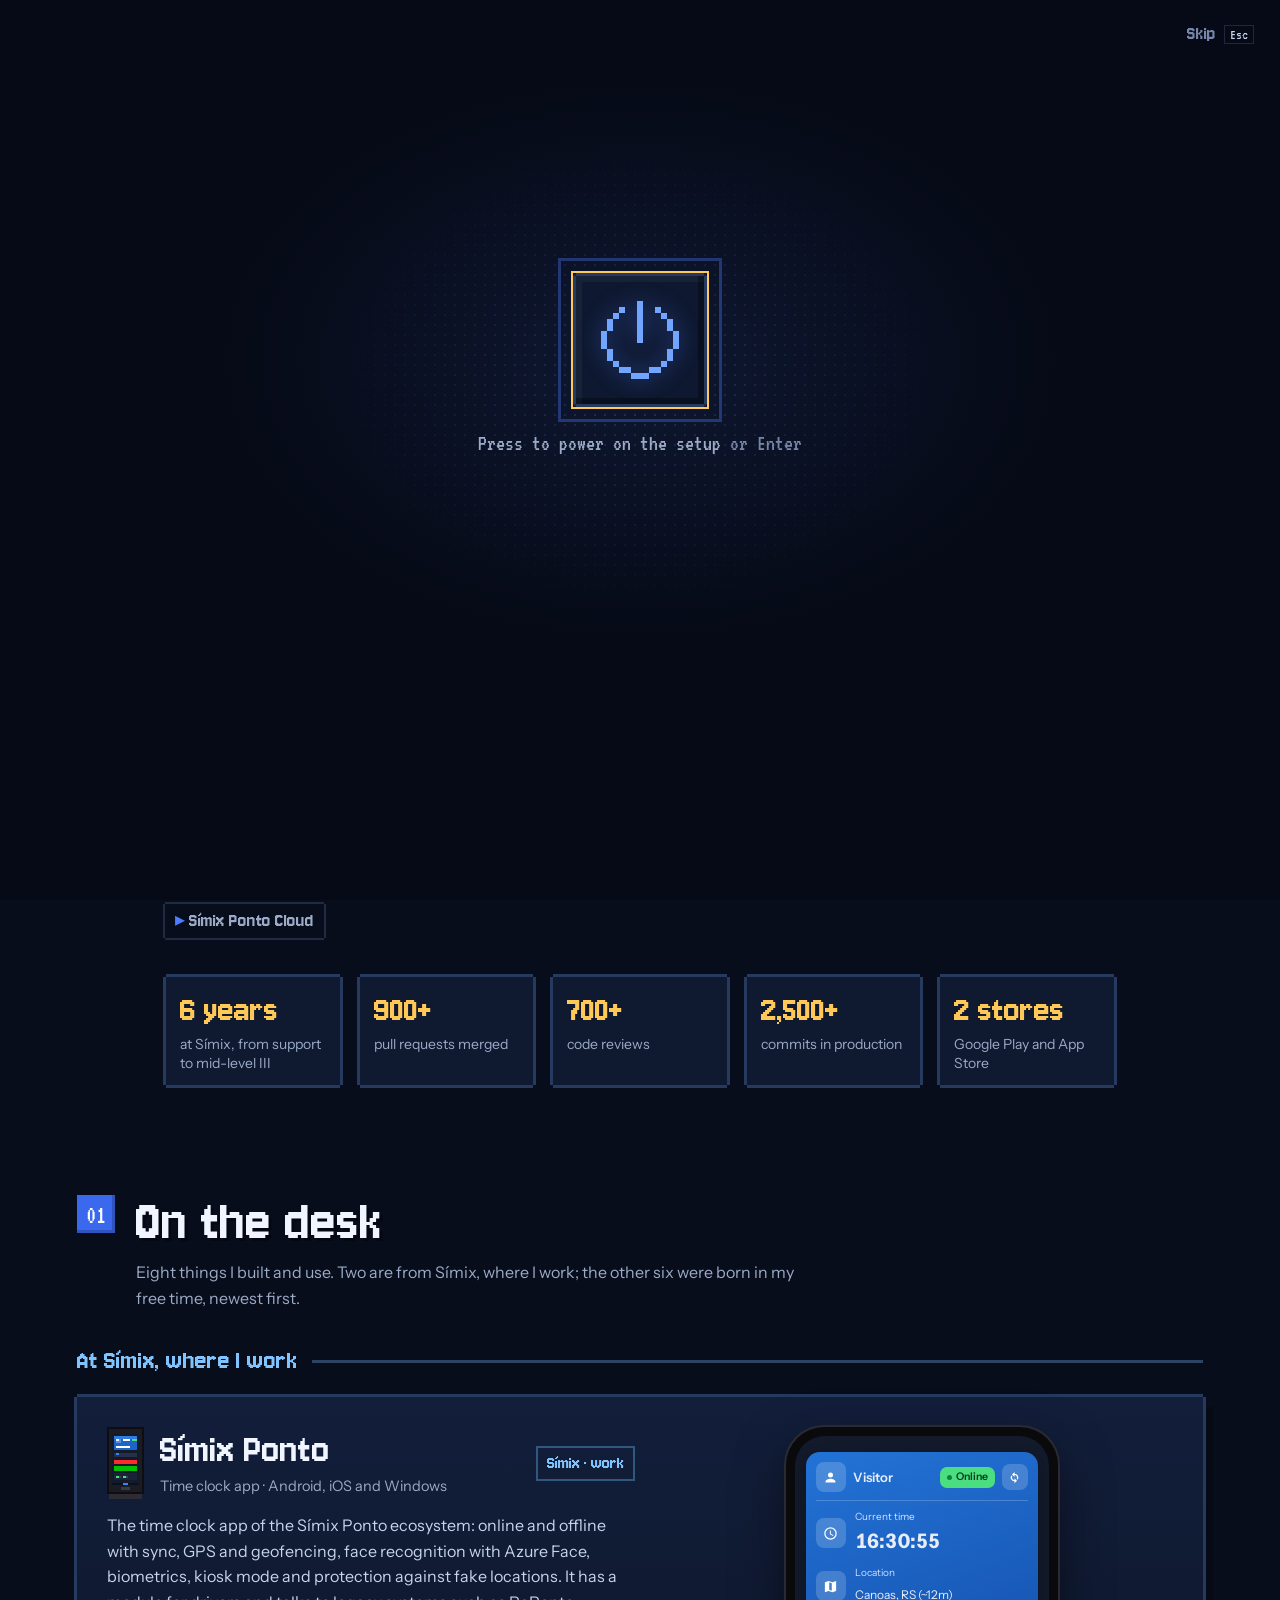
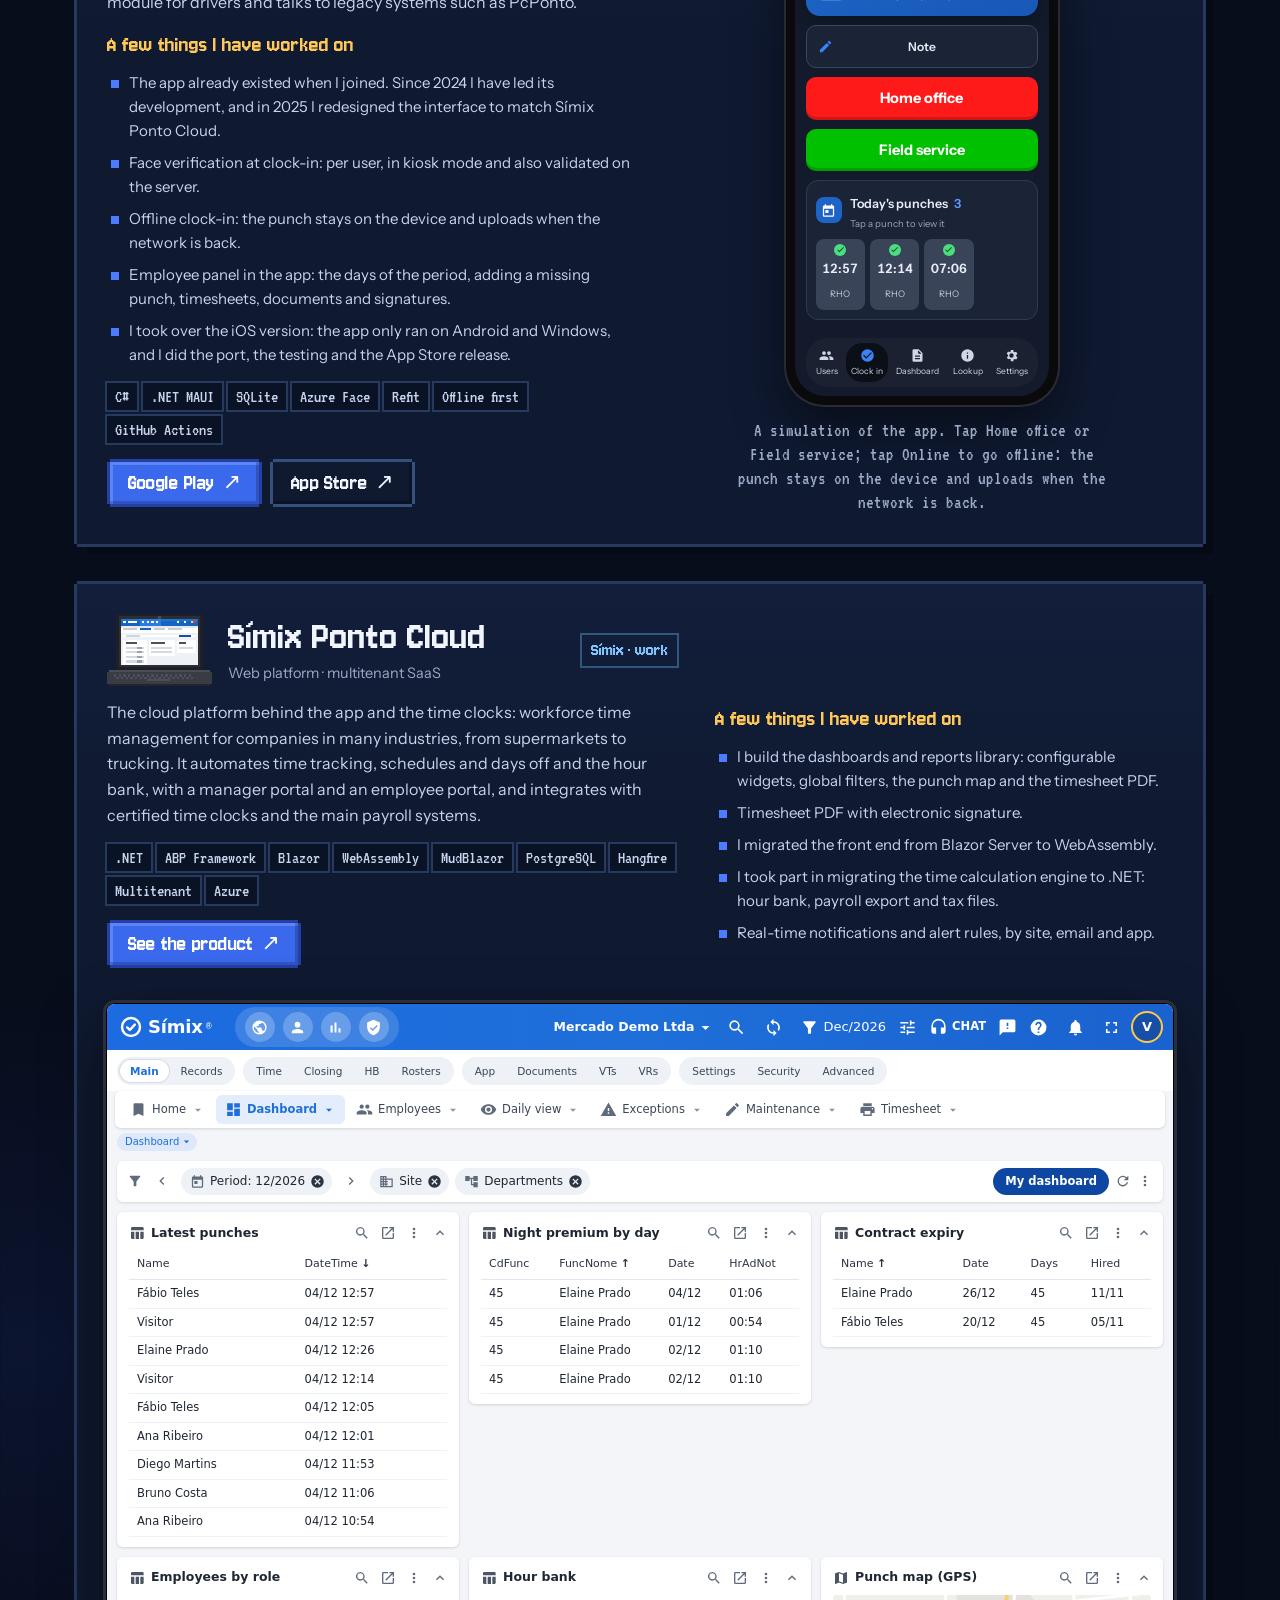
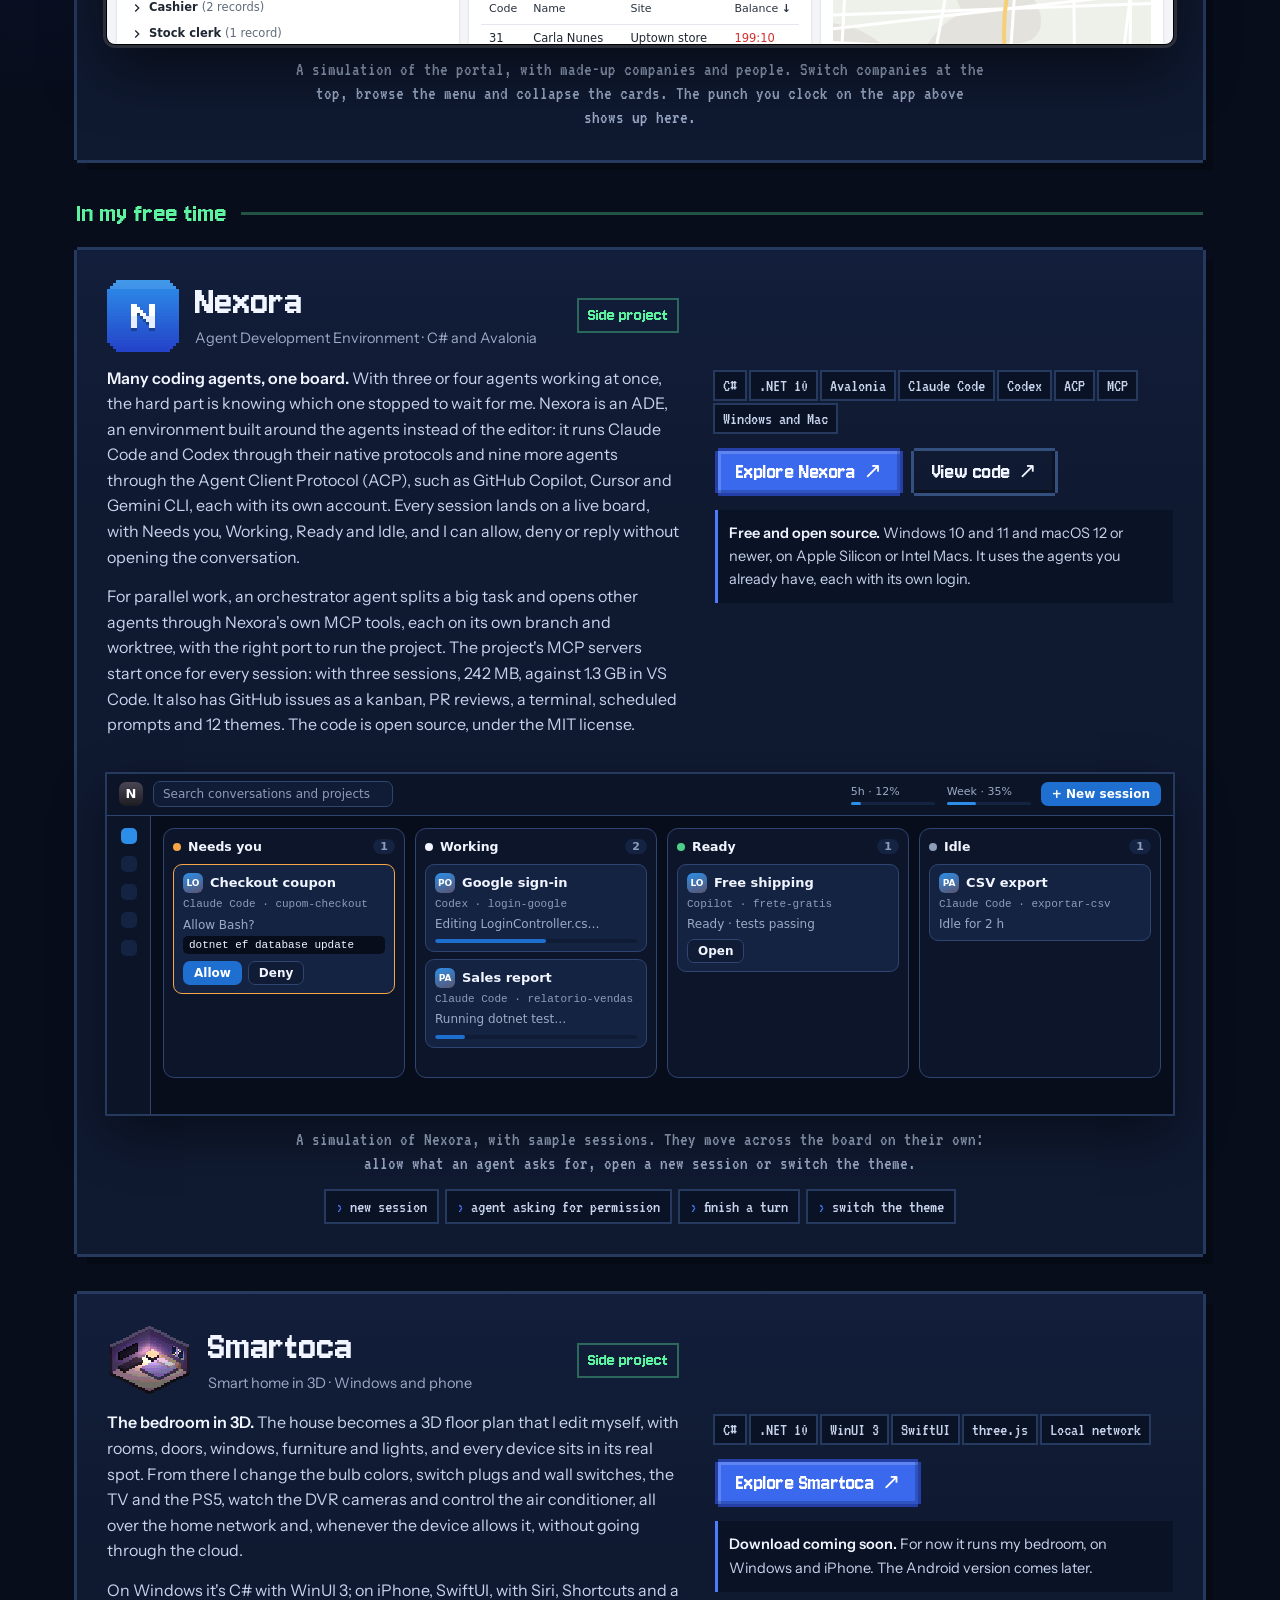
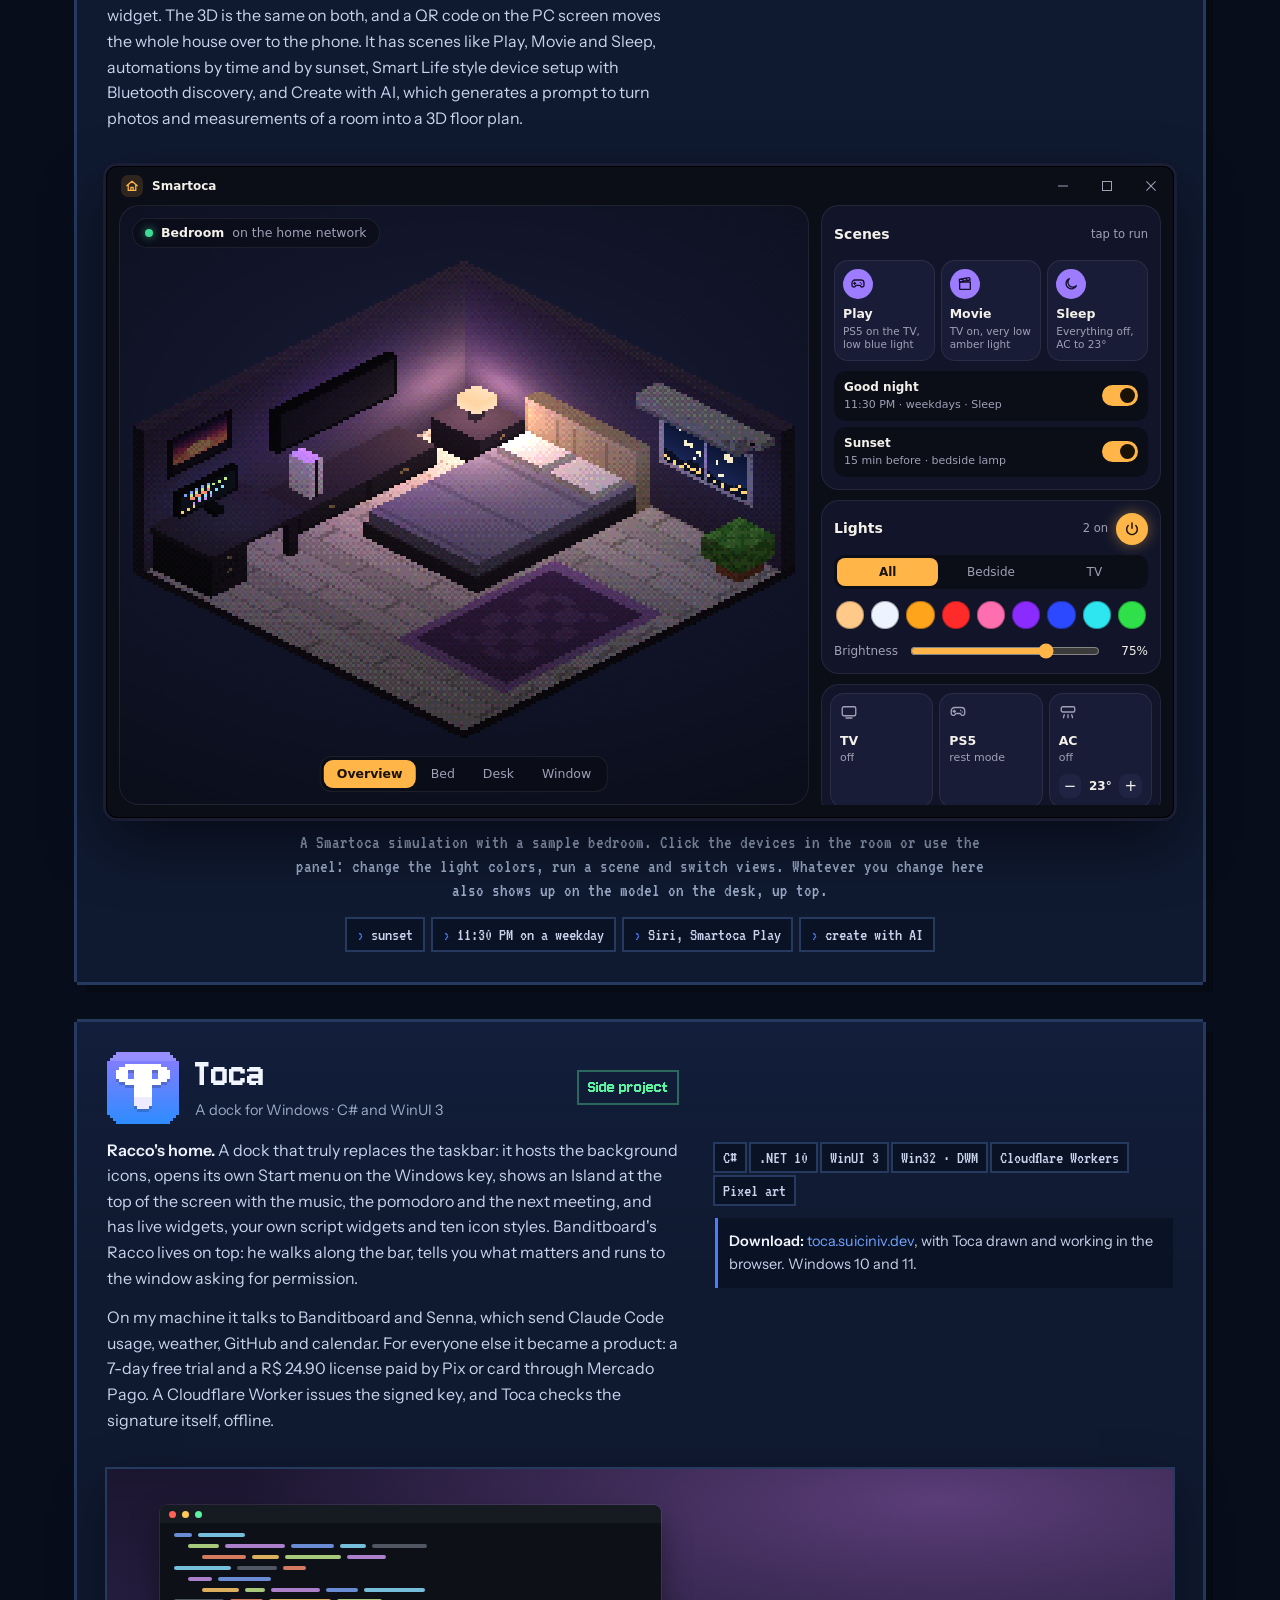
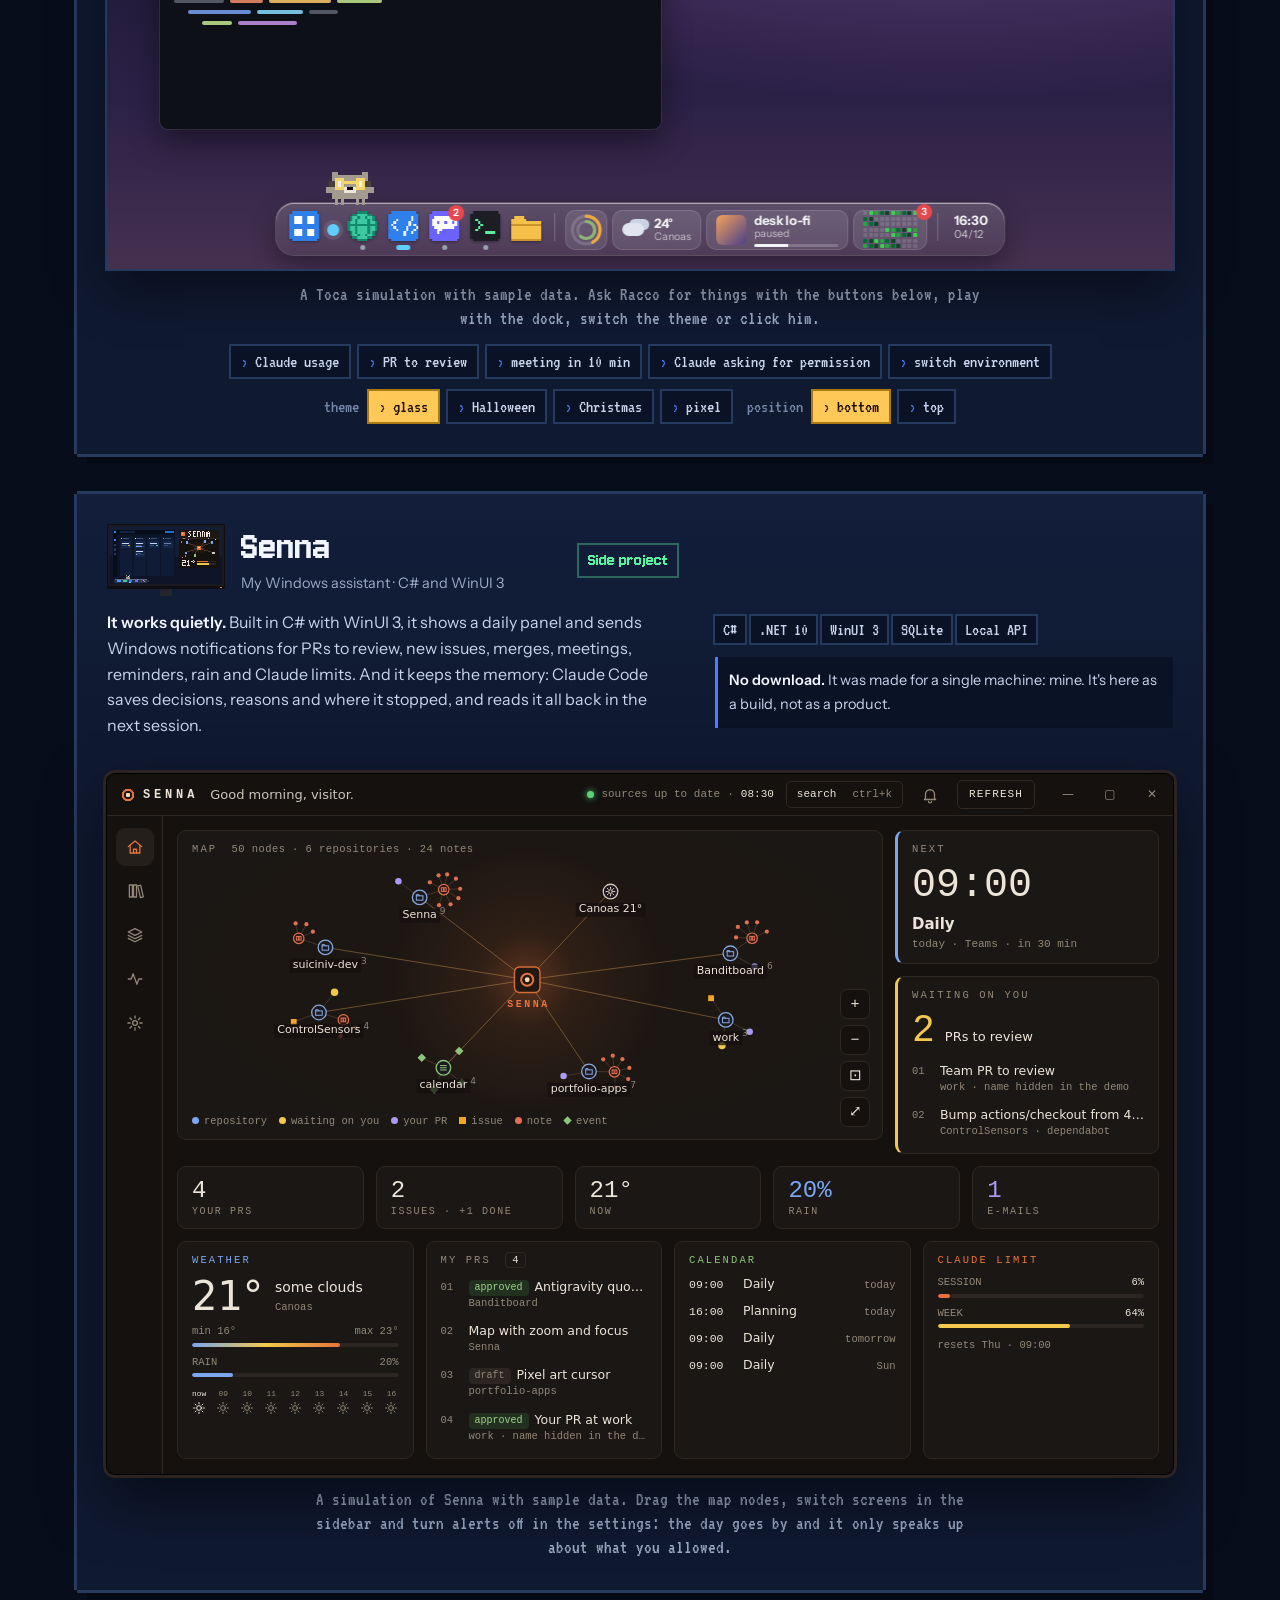
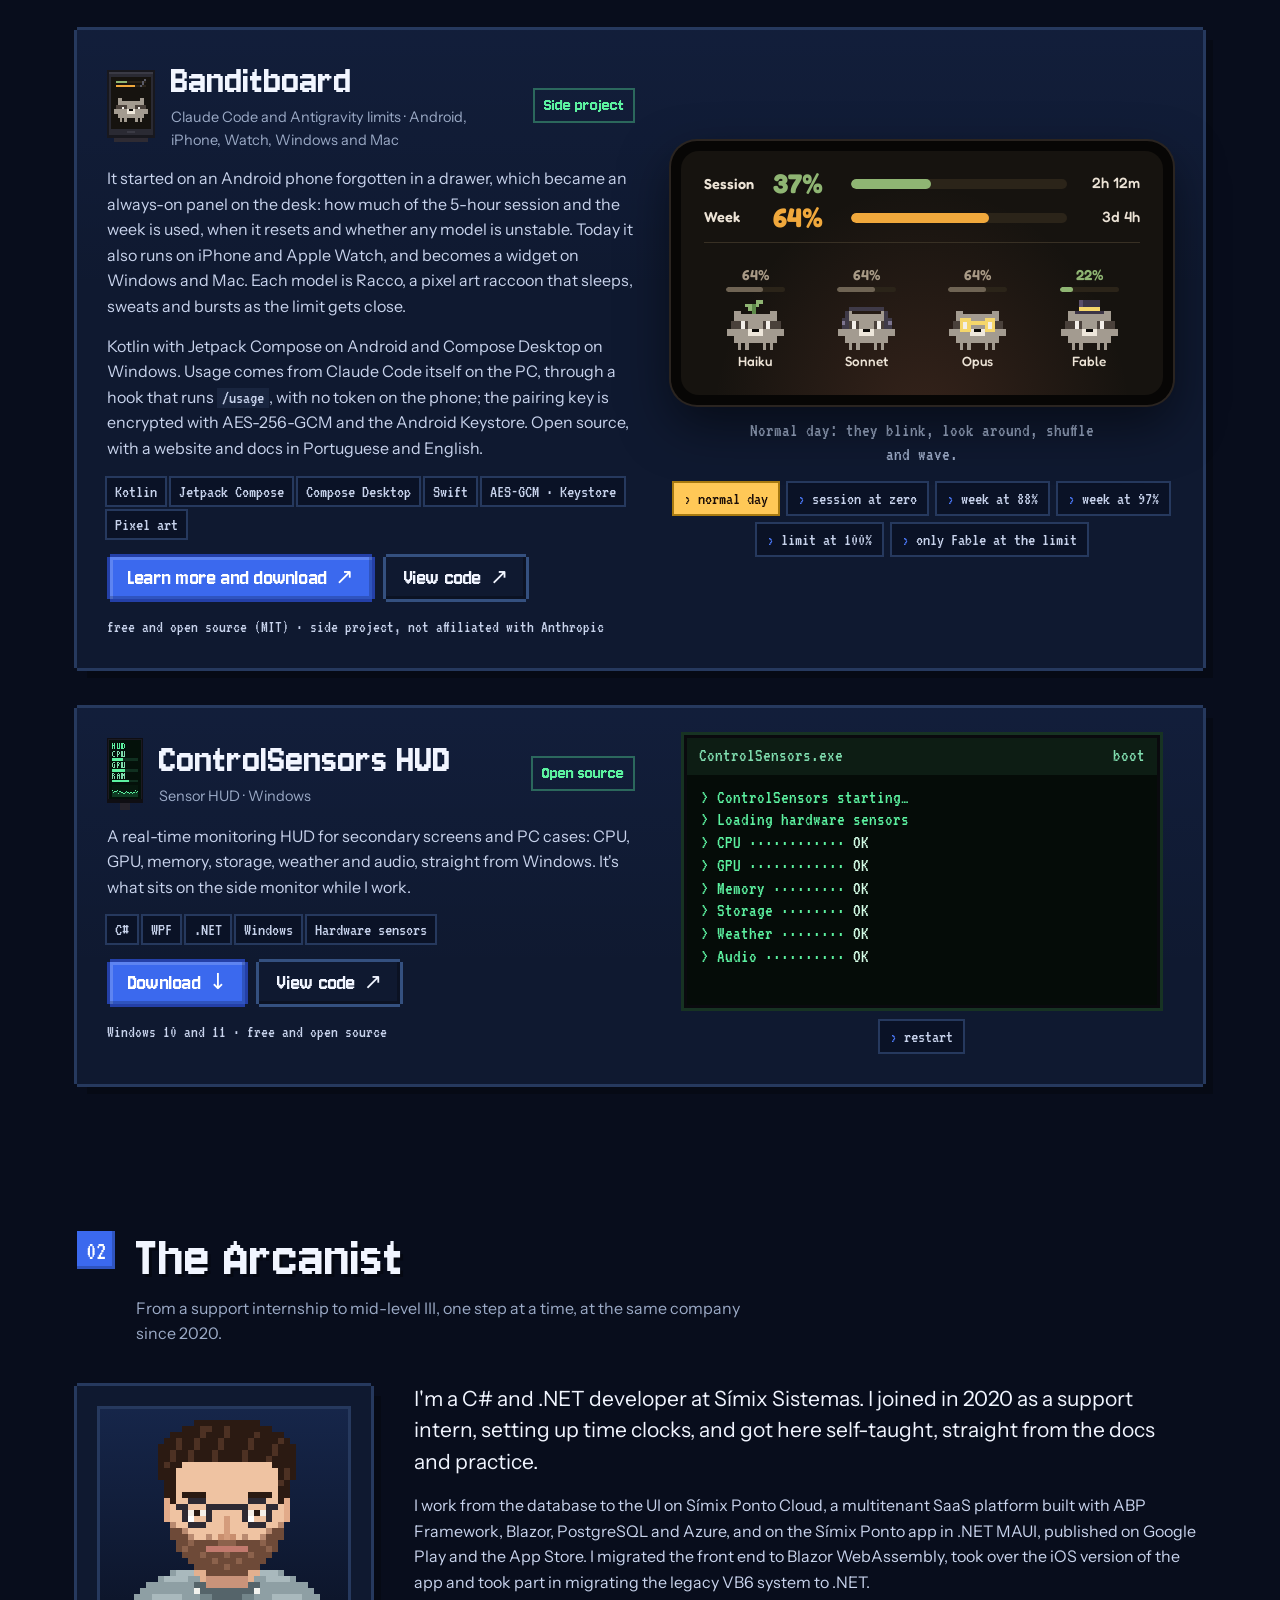
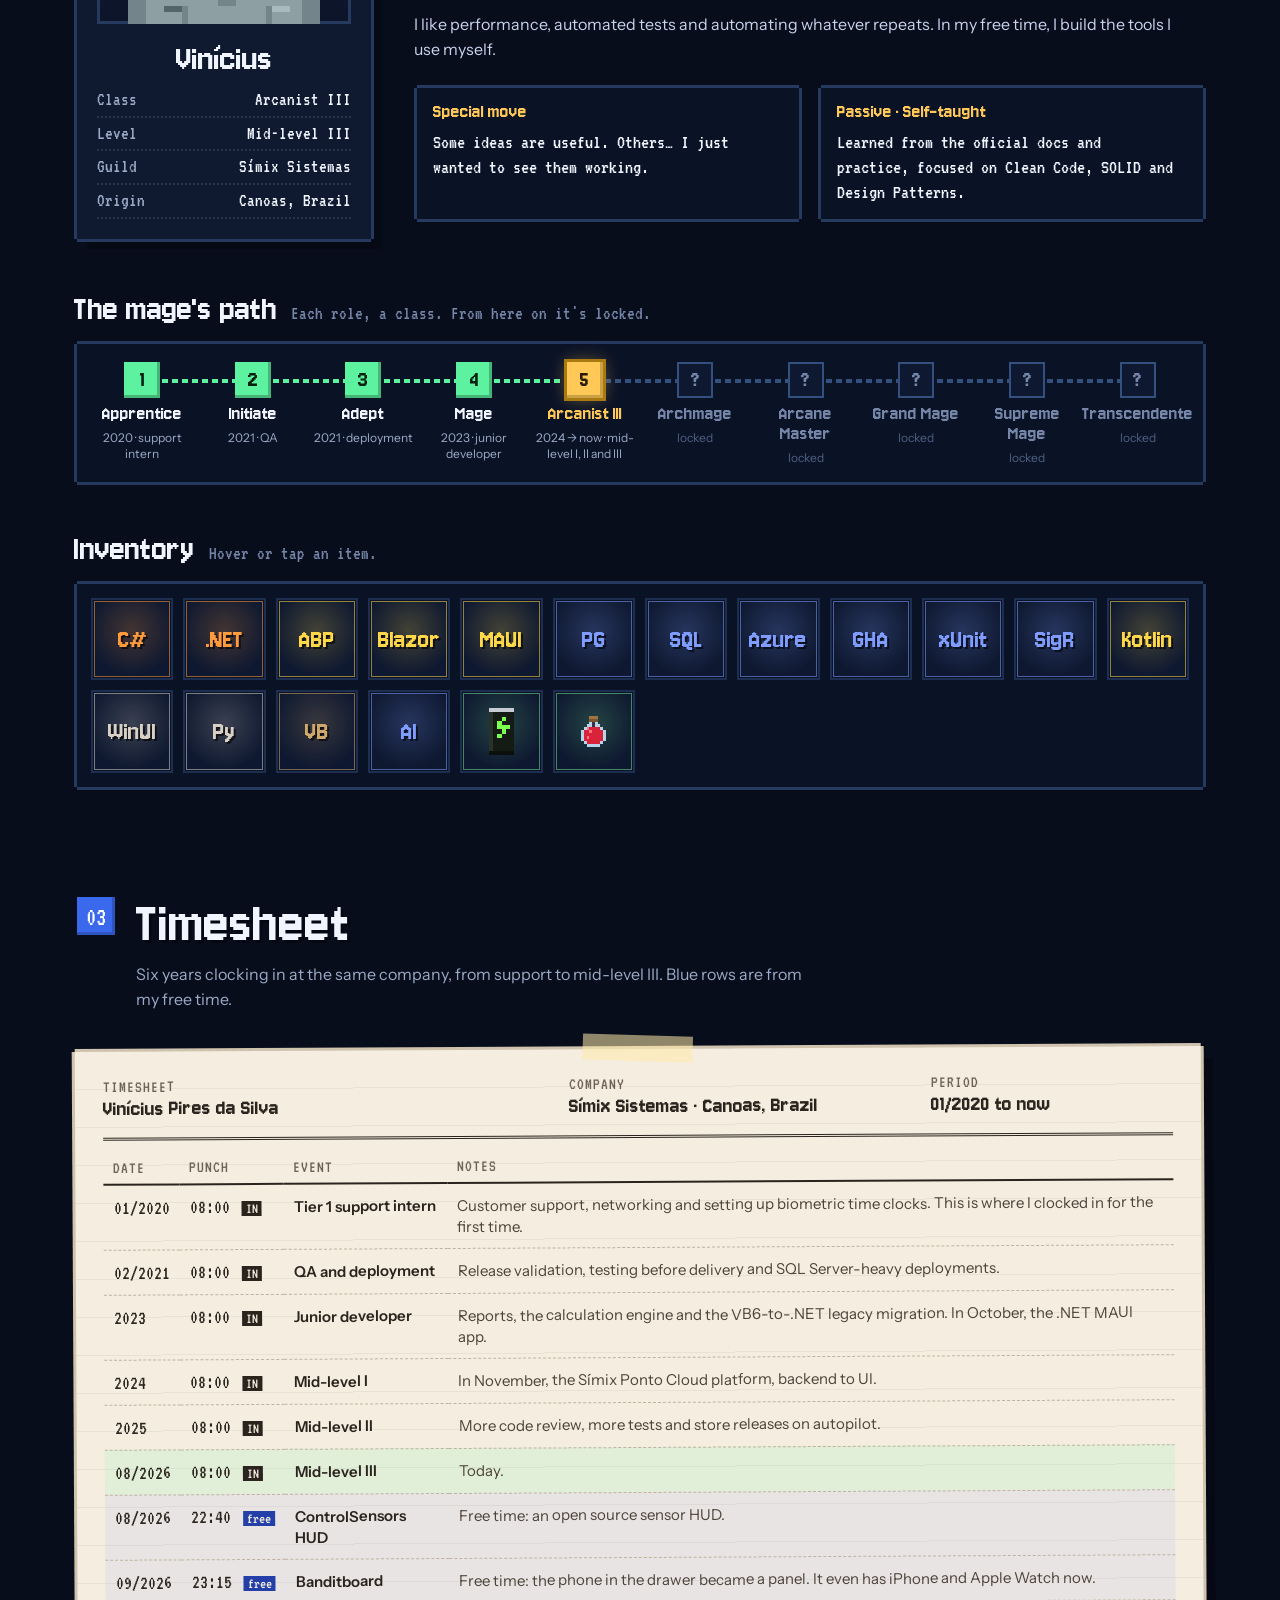
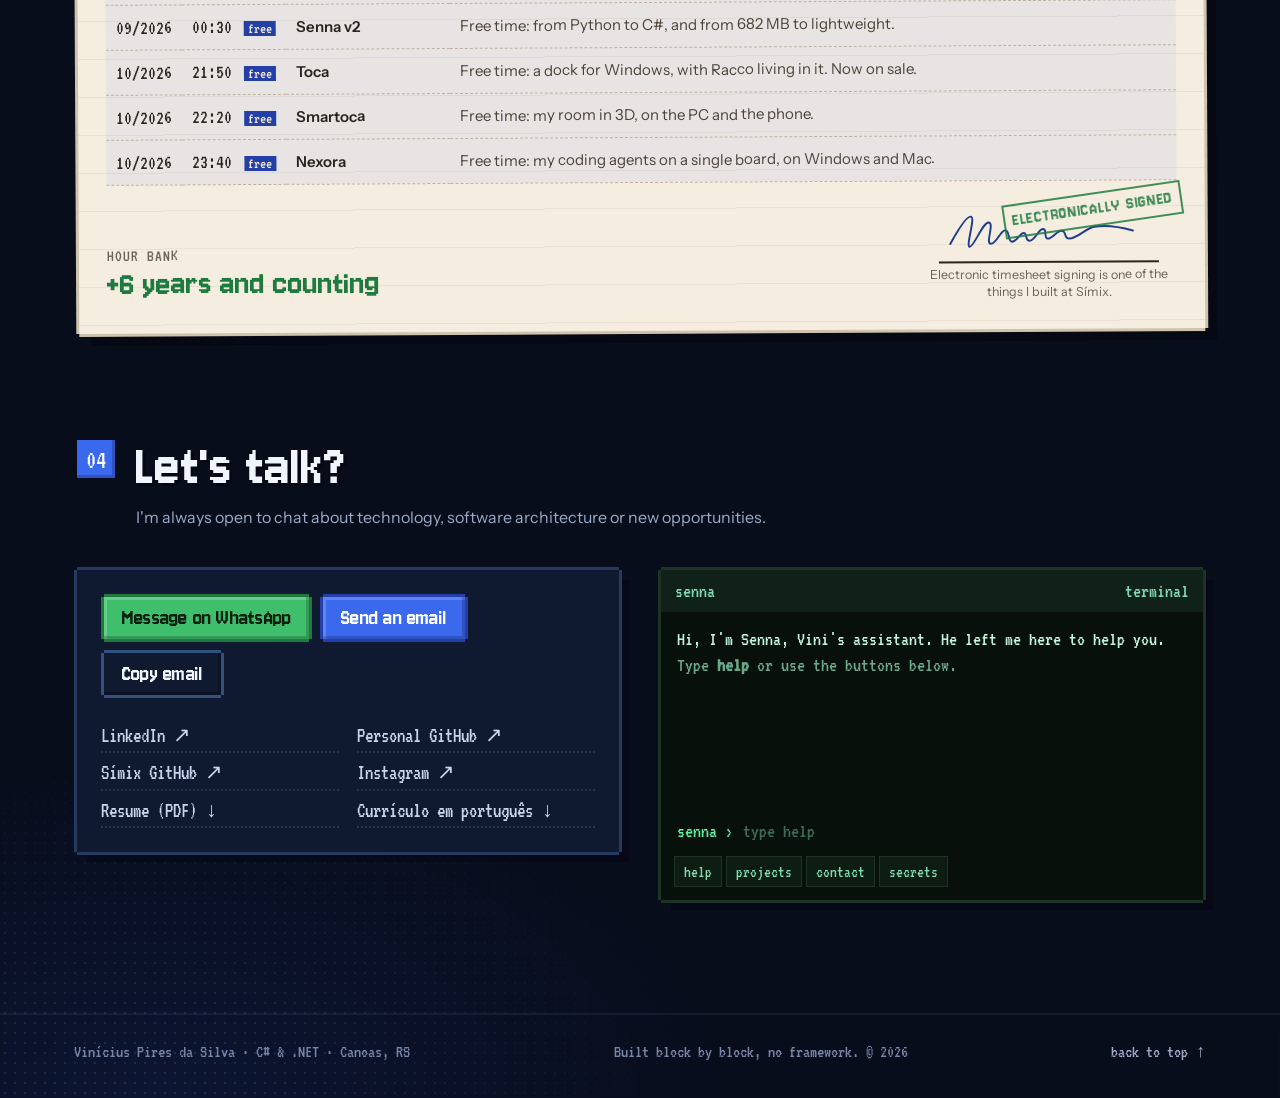
<file: en/index.html>
<!DOCTYPE html>
<html lang="en">
<head>
<meta charset="utf-8">
<meta name="viewport" content="width=device-width, initial-scale=1">
<title>Vinícius Pires da Silva · suiciniv.dev</title>
<meta name="description" content="Vinícius Pires da Silva, C# and .NET developer at Símix. A pixel art desk with the projects I built: Banditboard, Senna, Toca, Smartoca, Nexora, ControlSensors HUD and Símix Ponto.">
<meta name="theme-color" content="#080D1C">
<meta property="og:type" content="website">
<meta property="og:url" content="https://suiciniv.dev/en/">
<meta property="og:title" content="Vinícius Pires da Silva · suiciniv.dev">
<meta property="og:description" content="C# and .NET developer. Power on the setup and explore my pixel art desk: every device is a project.">
<meta property="og:locale" content="en_US">
<meta property="og:locale:alternate" content="pt_BR">
<meta property="og:image" content="https://suiciniv.dev/assets/preview.jpg">
<meta property="og:image:width" content="1200">
<meta property="og:image:height" content="630">
<meta property="og:image:alt" content="Vinícius's desk in pixel art: the phone with Racco, the Senna monitor, the HUD and the laptop with the Símix portal">
<meta property="og:site_name" content="suiciniv.dev">
<meta name="twitter:card" content="summary_large_image">
<meta name="twitter:title" content="Vinícius Pires da Silva · suiciniv.dev">
<meta name="twitter:image" content="https://suiciniv.dev/assets/preview.jpg">
<link rel="canonical" href="https://suiciniv.dev/en/">
<link rel="alternate" hreflang="pt-BR" href="https://suiciniv.dev/">
<link rel="alternate" hreflang="en" href="https://suiciniv.dev/en/">
<link rel="alternate" hreflang="x-default" href="https://suiciniv.dev/">
<link rel="icon" href="/assets/favicon.svg" type="image/svg+xml">
<link rel="icon" href="/favicon.ico" sizes="any">
<link rel="apple-touch-icon" href="/assets/apple-touch-icon.png">
<link rel="preconnect" href="https://fonts.googleapis.com">
<link rel="preconnect" href="https://fonts.gstatic.com" crossorigin>
<link href="https://fonts.googleapis.com/css2?family=Jersey+10&family=VT323&family=Instrument+Sans:ital,wght@0,400;0,500;0,600;1,400&family=Fredoka:wght@500;600;700&display=swap" rel="stylesheet">
<link rel="stylesheet" href="/assets/site.css?v=6e3bb873d4">
<script type="application/ld+json">{"@context":"https://schema.org","@type":"Person","name":"Vinícius Pires da Silva","jobTitle":"Software Developer","worksFor":{"@type":"Organization","name":"Símix Sistemas"},"address":{"@type":"PostalAddress","addressLocality":"Canoas","addressRegion":"RS","addressCountry":"BR"},"url":"https://suiciniv.dev/en/","sameAs":["https://github.com/suiciniv-dev","https://github.com/simix-viniciussilva","https://www.linkedin.com/in/viniciuspiresdasilva/"]}</script>
</head>
<body>
<script>document.documentElement.classList.add('js')</script>

<div class="intro" id="intro" hidden>
  <div class="intro-box">
    <button type="button" class="power" id="power" aria-label="Power on the setup"><canvas id="powerIco" width="13" height="13" aria-hidden="true"></canvas></button>
    <p class="intro-hint" id="introHint">Press to power on the setup <span>or Enter</span></p>
    <div class="boot" id="boot" aria-live="polite"></div>
  </div>
  <button type="button" class="intro-skip" id="introSkip">Skip <kbd>Esc</kbd></button>
</div>

<div class="page" id="topo">
  <div id="barra" aria-hidden="true"></div>

  <header class="top">
    <div class="wrap top-in">
      <a class="brand" href="#topo" id="brand" aria-label="suiciniv.dev, back to top">
        <img class="brand-mark" src="/assets/marca.svg" width="30" height="30" alt="">
        <span class="brand-name" aria-hidden="true"><span id="brandNome">suiciniv</span><span class="brand-dev">.dev</span></span>
      </a>
      <nav class="nav" aria-label="Sections">
        <a href="#mesa">Desk</a>
        <a href="#projetos">Projects</a>
        <a href="#arcanista">Arcanist</a>
        <a href="#espelho">Career</a>
        <a href="#contato">Contact</a>
      </nav>
      <div class="top-actions">
        <button type="button" class="pill" id="btnSegredos" aria-haspopup="dialog"><span class="pill-star" aria-hidden="true">★</span><span id="contaSegredos">0/20</span><span class="sr"> secrets</span></button>
        <button type="button" class="pill pill-sq" id="btnSom" aria-pressed="false" aria-label="Play some lo-fi music"><span aria-hidden="true" id="somIco">♪</span></button>
        <a class="pill pill-sq" href="/" hreflang="pt-BR" lang="pt-BR" id="btnLang" aria-label="Versão em português">PT</a>
        <a class="pill pill-cv" href="/assets/Resume-Vinicius-Pires-da-Silva.pdf" download>CV <span aria-hidden="true">↓</span></a>
      </div>
    </div>
  </header>

  <main>
    <section class="hero" id="mesa">
      <div class="wrap stage">
        <div class="hero-top">
          <div>
            <p class="kicker"><span class="dot" aria-hidden="true"></span>suiciniv.dev · Canoas, RS</p>
            <h1>Vinícius Pires da Silva</h1>
            <p class="role">C# &amp; .NET developer · Mid-level III at Símix</p>
          </div>
        </div>

        <div class="scene-frame">
          <div class="scene" id="scene">
            <canvas id="mesaCanvas" width="320" height="180" role="img" aria-label="My desk in pixel art: an old phone with Racco on screen, the monitor with Nexora, Senna and Toca, my dock, at the bottom of the screen, a second monitor with the sensor HUD, a laptop with the Símix portal, the Smartoca model, my bedroom in 3D with color-changing lights, on a shelf, a corkboard, two shelves with Senna's McLaren, three Funko Pops, a grass block, a potion, a Mercedes miniature and a wizard hat, Mimi and Lucifer, my cats, walking around the desk and the window, Fred the dog under the desk and me in the chair, seen from behind."></canvas>
            <div class="hots" id="hots"></div>
            <div class="scene-tip" id="sceneTip" hidden></div>
            <div class="scene-balao" id="sceneBalao" hidden></div>
          </div>
        </div>
        <div class="hero-bar">
          <p class="scene-hint"><span class="so-mouse">Hover and click things on the desk.</span><span class="so-toque">Swipe sideways and tap things on the desk.</span> Every device is a project; everything else is a secret.</p>
          <div class="hero-cta">
            <a class="btn btn-main" href="#projetos">See projects <span aria-hidden="true">↓</span></a>
            <button type="button" class="btn btn-ghost" data-copiar>Copy email</button>
          </div>
        </div>

        <div class="legend" id="legend" aria-label="Desk objects">
          <button type="button" data-obj="banditboard">Banditboard</button>
          <button type="button" data-obj="nexora">Nexora</button>
          <button type="button" data-obj="senna">Senna</button>
          <button type="button" data-obj="toca">Toca</button>
          <button type="button" data-obj="smartoca">Smartoca</button>
          <button type="button" data-obj="hud">ControlSensors HUD</button>
          <button type="button" data-obj="app">Símix Ponto</button>
          <button type="button" data-obj="cloud">Símix Ponto Cloud</button>
        </div>

        <dl class="stats">
          <div><dt>6 years</dt><dd>at Símix, from support to mid-level III</dd></div>
          <div><dt>900+</dt><dd>pull requests merged</dd></div>
          <div><dt>700+</dt><dd>code reviews</dd></div>
          <div><dt>2,500+</dt><dd>commits in production</dd></div>
          <div><dt>2 stores</dt><dd>Google Play and App Store</dd></div>
        </dl>
      </div>
    </section>

    <section class="sec" id="projetos">
      <div class="wrap">
        <header class="sec-head">
          <span class="sec-num">01</span>
          <div>
            <h2>On the desk</h2>
            <p>Eight things I built and use. Two are from Símix, where I work; the other six were born in my free time, newest first.</p>
          </div>
        </header>

        <p class="grupo grupo-work">At Símix, where I work</p>

        <article class="quest quest-work" id="app">
          <div class="quest-body">
            <div class="quest-head">
              <canvas class="quest-ico" data-ico="app" aria-hidden="true"></canvas>
              <div>
                <h3>Símix Ponto</h3>
                <p class="sub">Time clock app · Android, iOS and Windows</p>
              </div>
              <span class="tag tag-work">Símix · work</span>
            </div>
            <p>The time clock app of the Símix Ponto ecosystem: online and offline with sync, GPS and geofencing, face recognition with Azure Face, biometrics, kiosk mode and protection against fake locations. It has a module for drivers and talks to legacy systems such as PcPonto.</p>
            <h4>A few things I have worked on</h4>
            <ul class="feats">
              <li>The app already existed when I joined. Since 2024 I have led its development, and in 2025 I redesigned the interface to match Símix Ponto Cloud.</li>
              <li>Face verification at clock-in: per user, in kiosk mode and also validated on the server.</li>
              <li>Offline clock-in: the punch stays on the device and uploads when the network is back.</li>
              <li>Employee panel in the app: the days of the period, adding a missing punch, timesheets, documents and signatures.</li>
              <li>I took over the iOS version: the app only ran on Android and Windows, and I did the port, the testing and the App Store release.</li>
            </ul>
            <ul class="chips"><li>C#</li><li>.NET MAUI</li><li>SQLite</li><li>Azure Face</li><li>Refit</li><li>Offline first</li><li>GitHub Actions</li></ul>
            <div class="links">
              <a class="btn btn-main" href="https://play.google.com/store/apps/details?id=com.simix.ponto.app" target="_blank" rel="noopener noreferrer">Google Play <span aria-hidden="true">↗</span></a>
              <a class="btn btn-ghost" href="https://apps.apple.com/us/app/s%C3%ADmix-ponto/id6454298944" target="_blank" rel="noopener noreferrer">App Store <span aria-hidden="true">↗</span></a>
            </div>
          </div>
          <div class="quest-demo">
            <div class="mini-phone">
              <div class="mp-screen">
                <div class="mp-card">
                  <div class="mp-row1">
                    <span class="mp-ico"><svg viewBox="0 0 24 24"><path d="M12 12a4 4 0 1 0 0-8 4 4 0 0 0 0 8zm0 2c-3.3 0-8 1.7-8 5v1h16v-1c0-3.3-4.7-5-8-5z"/></svg></span>
                    <b>Visitor</b>
                    <button type="button" class="mp-net" id="mpNet" aria-pressed="true">Online</button>
                    <span class="mp-ico mp-sync" id="mpSync"><svg viewBox="0 0 24 24"><path d="M12 6V3L8 7l4 4V8a4 4 0 0 1 3.5 6l1.5 1.4A6 6 0 0 0 12 6zm-3.5 4L7 8.6A6 6 0 0 0 12 18v3l4-4-4-4v3a4 4 0 0 1-3.5-6z"/></svg></span>
                  </div>
                  <div class="mp-info"><span class="mp-ico"><svg viewBox="0 0 24 24"><path d="M12 2a10 10 0 1 0 0 20 10 10 0 0 0 0-20zm0 18a8 8 0 1 1 0-16 8 8 0 0 1 0 16zm.5-13H11v6l5 3 .8-1.2-4.3-2.6z"/></svg></span><div><small>Current time</small><b id="mpClock">--:--:--</b></div></div>
                  <div class="mp-info"><span class="mp-ico"><svg viewBox="0 0 24 24"><path d="M15 5 9 3 3 5v16l6-2 6 2 6-2V3l-6 2zm-1 13.7-4-1.4V5.3l4 1.4v12z"/></svg></span><div><small>Location</small><span>Canoas, RS (~12m)</span></div></div>
                </div>
                <div class="mp-obs"><svg viewBox="0 0 24 24"><path d="M3 17.2V21h3.8L17.8 10 14 6.2 3 17.2zM20.7 7a1 1 0 0 0 0-1.4l-2.3-2.3a1 1 0 0 0-1.4 0l-1.8 1.8 3.8 3.8L20.7 7z"/></svg>Note</div>
                <button type="button" class="mp-b mp-red" data-tipo="RHO">Home office</button>
                <button type="button" class="mp-b mp-green" data-tipo="RSE">Field service</button>
                <div class="mp-hoje">
                  <div class="mp-hh"><span class="mp-ico"><svg viewBox="0 0 24 24"><path d="M19 4h-1V2h-2v2H8V2H6v2H5a2 2 0 0 0-2 2v14a2 2 0 0 0 2 2h14a2 2 0 0 0 2-2V6a2 2 0 0 0-2-2zm0 16H5V9h14v11zM7 11h5v5H7z"/></svg></span><div><b>Today's punches <em id="mpQtd">3</em></b><small>Tap a punch to view it</small></div></div>
                  <div class="mp-tiles" id="mpList"><div class="mp-tile"><i></i><b>12:57</b><small>RHO</small></div><div class="mp-tile"><i></i><b>12:14</b><small>RHO</small></div><div class="mp-tile"><i></i><b>07:06</b><small>RHO</small></div></div>
                </div>
                <nav class="mp-nav" aria-hidden="true">
                  <span><svg viewBox="0 0 24 24"><path d="M16 11a3 3 0 1 0 0-6 3 3 0 0 0 0 6zm-8 0a3 3 0 1 0 0-6 3 3 0 0 0 0 6zm0 2c-2.3 0-7 1.2-7 3.5V19h14v-2.5C15 14.2 10.3 13 8 13zm8 0h-1c1.2.8 2 2 2 3.4V19h6v-2.5c0-2.3-4.7-3.5-7-3.5z"/></svg>Users</span>
                  <span class="on"><svg viewBox="0 0 24 24"><path d="M12 2a10 10 0 1 0 0 20 10 10 0 0 0 0-20zm-2 15-5-5 1.4-1.4 3.6 3.6 7.6-7.6L19 8l-9 9z"/></svg>Clock in</span>
                  <span><svg viewBox="0 0 24 24"><path d="M14 2H6a2 2 0 0 0-2 2v16a2 2 0 0 0 2 2h12a2 2 0 0 0 2-2V8l-6-6zm2 16H8v-2h8v2zm0-4H8v-2h8v2zm-3-5V3.5L18.5 9H13z"/></svg>Dashboard</span>
                  <span><svg viewBox="0 0 24 24"><path d="M12 2a10 10 0 1 0 0 20 10 10 0 0 0 0-20zm1 15h-2v-6h2v6zm0-8h-2V7h2v2z"/></svg>Lookup</span>
                  <span><svg viewBox="0 0 24 24"><path d="M19.4 13a7.6 7.6 0 0 0 0-2l2.1-1.6-2-3.5-2.5 1a7.4 7.4 0 0 0-1.7-1L15 3h-4l-.4 2.6a7.4 7.4 0 0 0-1.7 1l-2.5-1-2 3.5L6.6 11a7.6 7.6 0 0 0 0 2l-2.1 1.6 2 3.5 2.5-1a7.4 7.4 0 0 0 1.7 1L11 21h4l.4-2.6a7.4 7.4 0 0 0 1.7-1l2.5 1 2-3.5-2.1-1.6zM12 15.5a3.5 3.5 0 1 1 0-7 3.5 3.5 0 0 1 0 7z"/></svg>Settings</span>
                </nav>
                <div class="mp-toast" id="mpToast" aria-live="polite"></div>
                <div class="mp-sheet" id="mpSheet">
                  <div class="mp-cam" id="mpCam"><canvas id="mpFace" width="24" height="24" aria-hidden="true"></canvas><i class="c1"></i><i class="c2"></i><i class="c3"></i><i class="c4"></i><span class="mp-scan"></span></div>
                  <p class="mp-msg" id="mpMsg" aria-live="polite">Checking face…</p>
                </div>
              </div>
            </div>
            <p class="demo-cap">A simulation of the app. Tap Home office or Field service; tap Online to go offline: the punch stays on the device and uploads when the network is back.</p>
          </div>
        </article>

        <article class="quest quest-work quest-wide" id="ponto-cloud">
          <div class="quest-body">
            <div class="quest-head">
              <canvas class="quest-ico" data-ico="cloud" aria-hidden="true"></canvas>
              <div>
                <h3>Símix Ponto Cloud</h3>
                <p class="sub">Web platform · multitenant SaaS</p>
              </div>
              <span class="tag tag-work">Símix · work</span>
            </div>
            <p>The cloud platform behind the app and the time clocks: workforce time management for companies in many industries, from supermarkets to trucking. It automates time tracking, schedules and days off and the hour bank, with a manager portal and an employee portal, and integrates with certified time clocks and the main payroll systems.</p>
            <ul class="chips"><li>.NET</li><li>ABP Framework</li><li>Blazor</li><li>WebAssembly</li><li>MudBlazor</li><li>PostgreSQL</li><li>Hangfire</li><li>Multitenant</li><li>Azure</li></ul>
            <div class="links">
              <a class="btn btn-main" href="https://simix.com.br/sistema/" target="_blank" rel="noopener noreferrer">See the product <span aria-hidden="true">↗</span></a>
            </div>
          </div>
          <div class="quest-body quest-side">
            <h4>A few things I have worked on</h4>
            <ul class="feats">
              <li>I build the dashboards and reports library: configurable widgets, global filters, the punch map and the timesheet PDF.</li>
              <li>Timesheet PDF with electronic signature.</li>
              <li>I migrated the front end from Blazor Server to WebAssembly.</li>
              <li>I took part in migrating the time calculation engine to .NET: hour bank, payroll export and tax files.</li>
              <li>Real-time notifications and alert rules, by site, email and app.</li>
            </ul>
          </div>
          <div class="quest-demo quest-full">
            <div class="cw" id="cloudWin" role="region" aria-label="Símix Ponto Cloud portal simulation"></div>
            <p class="demo-cap">A simulation of the portal, with made-up companies and people. Switch companies at the top, browse the menu and collapse the cards. The punch you clock on the app above shows up here.</p>
          </div>
        </article>

        <p class="grupo grupo-me">In my free time</p>

        <article class="quest quest-wide" id="nexora">
          <div class="quest-body">
            <div class="quest-head">
              <canvas class="quest-ico" data-ico="nexora" aria-hidden="true"></canvas>
              <div>
                <h3>Nexora</h3>
                <p class="sub">Agent Development Environment · C# and Avalonia</p>
              </div>
              <span class="tag tag-me">Side project</span>
            </div>
            <p><b>Many coding agents, one board.</b> With three or four agents working at once, the hard part is knowing which one stopped to wait for me. Nexora is an ADE, an environment built around the agents instead of the editor: it runs Claude Code and Codex through their native protocols and nine more agents through the Agent Client Protocol (ACP), such as GitHub Copilot, Cursor and Gemini CLI, each with its own account. Every session lands on a live board, with Needs you, Working, Ready and Idle, and I can allow, deny or reply without opening the conversation.</p>
            <p>For parallel work, an orchestrator agent splits a big task and opens other agents through Nexora's own MCP tools, each on its own branch and worktree, with the right port to run the project. The project's MCP servers start once for every session: with three sessions, 242 MB, against 1.3 GB in VS Code. It also has GitHub issues as a kanban, PR reviews, a terminal, scheduled prompts and 12 themes. The code is open source, under the MIT license.</p>
          </div>
          <div class="quest-body quest-side">
            <ul class="chips"><li>C#</li><li>.NET 10</li><li>Avalonia</li><li>Claude Code</li><li>Codex</li><li>ACP</li><li>MCP</li><li>Windows and Mac</li></ul>
            <div class="links">
              <a class="btn btn-main" href="https://nexora.suiciniv.dev/" target="_blank" rel="noopener noreferrer">Explore Nexora <span aria-hidden="true">↗</span></a>
              <a class="btn btn-ghost" href="https://github.com/suiciniv-dev/nexora" target="_blank" rel="noopener noreferrer">View code <span aria-hidden="true">↗</span></a>
            </div>
            <p class="note"><b>Free and open source.</b> Windows 10 and 11 and macOS 12 or newer, on Apple Silicon or Intel Macs. It uses the agents you already have, each with its own login.</p>
          </div>
          <div class="quest-demo quest-full">
            <div class="nx" id="nexoraDemo" data-tema="midnight" role="region" aria-label="Nexora simulation"></div>
            <p class="demo-cap" id="nexoraFala">A simulation of Nexora, with sample sessions. They move across the board on their own: allow what an agent asks for, open a new session or switch the theme.</p>
            <div class="cmds" id="nexoraCmds">
              <button type="button" class="cmd" data-nx="nova">new session</button>
              <button type="button" class="cmd" data-nx="permissao">agent asking for permission</button>
              <button type="button" class="cmd" data-nx="turno">finish a turn</button>
              <button type="button" class="cmd" data-nx="tema">switch the theme</button>
            </div>
          </div>
        </article>

        <article class="quest quest-wide" id="smartoca">
          <div class="quest-body">
            <div class="quest-head">
              <canvas class="quest-ico" data-ico="smartoca" aria-hidden="true"></canvas>
              <div>
                <h3>Smartoca</h3>
                <p class="sub">Smart home in 3D · Windows and phone</p>
              </div>
              <span class="tag tag-me">Side project</span>
            </div>
            <p><b>The bedroom in 3D.</b> The house becomes a 3D floor plan that I edit myself, with rooms, doors, windows, furniture and lights, and every device sits in its real spot. From there I change the bulb colors, switch plugs and wall switches, the TV and the PS5, watch the DVR cameras and control the air conditioner, all over the home network and, whenever the device allows it, without going through the cloud.</p>
            <p>On Windows it's C# with WinUI 3; on iPhone, SwiftUI, with Siri, Shortcuts and a widget. The 3D is the same on both, and a QR code on the PC screen moves the whole house over to the phone. It has scenes like Play, Movie and Sleep, automations by time and by sunset, Smart Life style device setup with Bluetooth discovery, and Create with AI, which generates a prompt to turn photos and measurements of a room into a 3D floor plan.</p>
          </div>
          <div class="quest-body quest-side">
            <ul class="chips"><li>C#</li><li>.NET 10</li><li>WinUI 3</li><li>SwiftUI</li><li>three.js</li><li>Local network</li></ul>
            <div class="links">
              <a class="btn btn-main" href="https://smartoca.suiciniv.dev/" target="_blank" rel="noopener noreferrer">Explore Smartoca <span aria-hidden="true">↗</span></a>
            </div>
            <p class="note"><b>Download coming soon.</b> For now it runs my bedroom, on Windows and iPhone. The Android version comes later.</p>
          </div>
          <div class="quest-demo quest-full">
            <div class="sm" id="smartocaDemo" role="region" aria-label="Smartoca simulation"></div>
            <p class="demo-cap" id="smartocaFala">A Smartoca simulation with a sample bedroom. Click the devices in the room or use the panel: change the light colors, run a scene and switch views. Whatever you change here also shows up on the model on the desk, up top.</p>
            <div class="cmds" id="smartocaCmds">
              <button type="button" class="cmd" data-sm="sol">sunset</button>
              <button type="button" class="cmd" data-sm="noite">11:30 PM on a weekday</button>
              <button type="button" class="cmd" data-sm="siri">Siri, Smartoca Play</button>
              <button type="button" class="cmd" data-sm="ia">create with AI</button>
            </div>
          </div>
        </article>

        <article class="quest quest-wide" id="toca">
          <div class="quest-body">
            <div class="quest-head">
              <canvas class="quest-ico" data-ico="toca" aria-hidden="true"></canvas>
              <div>
                <h3>Toca</h3>
                <p class="sub">A dock for Windows · C# and WinUI 3</p>
              </div>
              <span class="tag tag-me">Side project</span>
            </div>
            <p><b>Racco's home.</b> A dock that truly replaces the taskbar: it hosts the background icons, opens its own Start menu on the Windows key, shows an Island at the top of the screen with the music, the pomodoro and the next meeting, and has live widgets, your own script widgets and ten icon styles. Banditboard's Racco lives on top: he walks along the bar, tells you what matters and runs to the window asking for permission.</p>
            <p>On my machine it talks to Banditboard and Senna, which send Claude Code usage, weather, GitHub and calendar. For everyone else it became a product: a 7-day free trial and a R$ 24.90 license paid by Pix or card through Mercado Pago. A Cloudflare Worker issues the signed key, and Toca checks the signature itself, offline.</p>
          </div>
          <div class="quest-body quest-side">
            <ul class="chips"><li>C#</li><li>.NET 10</li><li>WinUI 3</li><li>Win32 · DWM</li><li>Cloudflare Workers</li><li>Pixel art</li></ul>
            <p class="note"><b>Download:</b> <a href="https://toca.suiciniv.dev/en/">toca.suiciniv.dev</a>, with Toca drawn and working in the browser. Windows 10 and 11.</p>
          </div>
          <div class="quest-demo quest-full">
            <div class="tc" id="tocaDemo" role="region" aria-label="Toca simulation"></div>
            <p class="demo-cap" id="tocaFala">A Toca simulation with sample data. Ask Racco for things with the buttons below, play with the dock, switch the theme or click him.</p>
            <div class="cmds" id="tocaCmds">
              <button type="button" class="cmd" data-tc="uso">Claude usage</button>
              <button type="button" class="cmd" data-tc="pr">PR to review</button>
              <button type="button" class="cmd" data-tc="reuniao">meeting in 10 min</button>
              <button type="button" class="cmd" data-tc="permissao">Claude asking for permission</button>
              <button type="button" class="cmd" data-tc="ambiente">switch environment</button>
            </div>
            <div class="cmds tc-opcoes" id="tocaOpcoes">
              <span class="tc-rot">theme</span>
              <button type="button" class="cmd" data-tema="vidro" data-ativo="1">glass</button>
              <button type="button" class="cmd" data-tema="halloween">Halloween</button>
              <button type="button" class="cmd" data-tema="natal">Christmas</button>
              <button type="button" class="cmd" data-tema="pixel">pixel</button>
              <span class="tc-rot">position</span>
              <button type="button" class="cmd" data-pos="baixo" data-ativo="1">bottom</button>
              <button type="button" class="cmd" data-pos="cima">top</button>
            </div>
          </div>
        </article>

        <article class="quest quest-wide" id="senna">
          <div class="quest-body">
            <div class="quest-head">
              <canvas class="quest-ico" data-ico="senna" aria-hidden="true"></canvas>
              <div>
                <h3>Senna</h3>
                <p class="sub">My Windows assistant · C# and WinUI 3</p>
              </div>
              <span class="tag tag-me">Side project</span>
            </div>
            <p><b>It works quietly.</b> Built in C# with WinUI 3, it shows a daily panel and sends Windows notifications for PRs to review, new issues, merges, meetings, reminders, rain and Claude limits. And it keeps the memory: Claude Code saves decisions, reasons and where it stopped, and reads it all back in the next session.</p>
          </div>
          <div class="quest-body quest-side">
            <ul class="chips"><li>C#</li><li>.NET 10</li><li>WinUI 3</li><li>SQLite</li><li>Local API</li></ul>
            <p class="note"><b>No download.</b> It was made for a single machine: mine. It's here as a build, not as a product.</p>
          </div>
          <div class="quest-demo quest-full">
            <div class="sw" id="sennaWin" role="region" aria-label="Senna simulation"></div>
            <p class="demo-cap">A simulation of Senna with sample data. Drag the map nodes, switch screens in the sidebar and turn alerts off in the settings: the day goes by and it only speaks up about what you allowed.</p>
          </div>
        </article>

        <article class="quest" id="banditboard">
          <div class="quest-body">
            <div class="quest-head">
              <canvas class="quest-ico" data-ico="banditboard" aria-hidden="true"></canvas>
              <div>
                <h3>Banditboard</h3>
                <p class="sub">Claude Code and Antigravity limits · Android, iPhone, Watch, Windows and Mac</p>
              </div>
              <span class="tag tag-me">Side project</span>
            </div>
            <p>It started on an Android phone forgotten in a drawer, which became an always-on panel on the desk: how much of the 5-hour session and the week is used, when it resets and whether any model is unstable. Today it also runs on iPhone and Apple Watch, and becomes a widget on Windows and Mac. Each model is Racco, a pixel art raccoon that sleeps, sweats and bursts as the limit gets close.</p>
            <p>Kotlin with Jetpack Compose on Android and Compose Desktop on Windows. Usage comes from Claude Code itself on the PC, through a hook that runs <code>/usage</code>, with no token on the phone; the pairing key is encrypted with AES-256-GCM and the Android Keystore. Open source, with a website and docs in Portuguese and English.</p>
            <ul class="chips"><li>Kotlin</li><li>Jetpack Compose</li><li>Compose Desktop</li><li>Swift</li><li>AES-GCM · Keystore</li><li>Pixel art</li></ul>
            <div class="links">
              <a class="btn btn-main" href="https://banditboard.suiciniv.dev/" target="_blank" rel="noopener noreferrer">Learn more and download <span aria-hidden="true">↗</span></a>
              <a class="btn btn-ghost" href="https://github.com/suiciniv-dev/banditboard" target="_blank" rel="noopener noreferrer">View code <span aria-hidden="true">↗</span></a>
            </div>
            <p class="fine">free and open source (MIT) · side project, not affiliated with Anthropic</p>
          </div>
          <div class="quest-demo">
            <div class="phone" role="img" aria-label="Banditboard screen: session and week on top and the four Raccos with each model's bar">
              <div class="screen">
                <div id="cbRows"></div>
                <div class="cb-sep"></div>
                <div class="cb-mascots" id="cbMascots"></div>
              </div>
            </div>
            <p class="demo-cap" id="cbFala">&nbsp;</p>
            <div class="cmds" id="cbCenas">
              <button type="button" class="cmd" data-cena="normal" data-ativo="1">normal day</button>
              <button type="button" class="cmd" data-cena="dormindo">session at zero</button>
              <button type="button" class="cmd" data-cena="suando">week at 88%</button>
              <button type="button" class="cmd" data-cena="vermelho">week at 97%</button>
              <button type="button" class="cmd" data-cena="esgotado">limit at 100%</button>
              <button type="button" class="cmd" data-cena="fable">only Fable at the limit</button>
            </div>
          </div>
        </article>

        <article class="quest" id="hud">
          <div class="quest-body">
            <div class="quest-head">
              <canvas class="quest-ico" data-ico="hud" aria-hidden="true"></canvas>
              <div>
                <h3>ControlSensors HUD</h3>
                <p class="sub">Sensor HUD · Windows</p>
              </div>
              <span class="tag tag-me">Open source</span>
            </div>
            <p>A real-time monitoring HUD for secondary screens and PC cases: CPU, GPU, memory, storage, weather and audio, straight from Windows. It's what sits on the side monitor while I work.</p>
            <ul class="chips"><li>C#</li><li>WPF</li><li>.NET</li><li>Windows</li><li>Hardware sensors</li></ul>
            <div class="links">
              <a class="btn btn-main" href="https://github.com/suiciniv-dev/ControlSensors/releases/latest" target="_blank" rel="noopener noreferrer">Download <span aria-hidden="true">↓</span></a>
              <a class="btn btn-ghost" href="https://github.com/suiciniv-dev/ControlSensors" target="_blank" rel="noopener noreferrer">View code <span aria-hidden="true">↗</span></a>
            </div>
            <p class="fine">Windows 10 and 11 · free and open source</p>
          </div>
          <div class="quest-demo">
            <div class="hud-box" role="img" aria-label="ControlSensors panel with CPU, GPU, memory, disk, weather and audio">
              <div class="hud-bar"><span>ControlSensors.exe</span><span id="hudStatus">boot</span></div>
              <div class="hud-term" id="hudTerm"></div>
              <div class="hud-grid" id="hudGrid" hidden></div>
            </div>
            <div class="cmds"><button type="button" class="cmd" id="hudReboot">restart</button></div>
          </div>
        </article>
      </div>
    </section>

    <section class="sec" id="arcanista">
      <div class="wrap">
        <header class="sec-head">
          <span class="sec-num">02</span>
          <div>
            <h2>The Arcanist</h2>
            <p>From a support internship to mid-level III, one step at a time, at the same company since 2020.</p>
          </div>
        </header>

        <div class="player">
          <div class="char">
            <div class="char-pic"><canvas id="retrato" width="32" height="34" role="img" aria-label="Me in pixel art: dark hair, round glasses, beard and a grey hoodie"></canvas></div>
            <p class="char-name">Vinícius</p>
            <dl class="char-meta">
              <div><dt>Class</dt><dd>Arcanist III</dd></div>
              <div><dt>Level</dt><dd>Mid-level III</dd></div>
              <div><dt>Guild</dt><dd>Símix Sistemas</dd></div>
              <div><dt>Origin</dt><dd>Canoas, Brazil</dd></div>
            </dl>
          </div>

          <div class="about">
            <p class="lead">I'm a C# and .NET developer at Símix Sistemas. I joined in 2020 as a support intern, setting up time clocks, and got here self-taught, straight from the docs and practice.</p>
            <p>I work from the database to the UI on Símix Ponto Cloud, a multitenant SaaS platform built with ABP Framework, Blazor, PostgreSQL and Azure, and on the Símix Ponto app in .NET MAUI, published on Google Play and the App Store. I migrated the front end to Blazor WebAssembly, took over the iOS version of the app and took part in migrating the legacy VB6 system to .NET.</p>
            <p>I like performance, automated tests and automating whatever repeats. In my free time, I build the tools I use myself.</p>
            <div class="perks">
              <div class="perk"><span class="perk-k">Special move</span><p>Some ideas are useful. Others… I just wanted to see them working.</p></div>
              <div class="perk"><span class="perk-k">Passive · Self-taught</span><p>Learned from the official docs and practice, focused on Clean Code, SOLID and Design Patterns.</p></div>
            </div>
          </div>
        </div>

        <div class="trilha">
          <div class="inv-head">
            <h3>The mage's path</h3>
            <p>Each role, a class. From here on it's locked.</p>
          </div>
          <ol class="tr">
            <li class="ok"><i>1</i><b>Apprentice</b><span>2020 · support intern</span></li>
            <li class="ok"><i>2</i><b>Initiate</b><span>2021 · QA</span></li>
            <li class="ok"><i>3</i><b>Adept</b><span>2021 · deployment</span></li>
            <li class="ok"><i>4</i><b>Mage</b><span>2023 · junior developer</span></li>
            <li class="atual"><i>5</i><b>Arcanist III</b><span>2024 → now · mid-level I, II and III</span></li>
            <li class="tranc"><i>?</i><b>Archmage</b><span>locked</span></li>
            <li class="tranc"><i>?</i><b>Arcane Master</b><span>locked</span></li>
            <li class="tranc"><i>?</i><b>Grand Mage</b><span>locked</span></li>
            <li class="tranc"><i>?</i><b>Supreme Mage</b><span>locked</span></li>
            <li class="tranc"><i>?</i><b>Transcendente</b><span>locked</span></li>
          </ol>
        </div>

        <div class="inv-wrap">
          <div class="inv-head">
            <h3>Inventory</h3>
            <p>Hover or tap an item.</p>
          </div>
          <div class="inv" id="inv"></div>
          <div class="item-tip" id="itemTip" role="tooltip" hidden></div>
        </div>
      </div>
    </section>

    <section class="sec" id="espelho">
      <div class="wrap">
        <header class="sec-head">
          <span class="sec-num">03</span>
          <div>
            <h2>Timesheet</h2>
            <p>Six years clocking in at the same company, from support to mid-level III. Blue rows are from my free time.</p>
          </div>
        </header>

        <div class="paper">
          <div class="paper-head">
            <div><span>Timesheet</span><b>Vinícius Pires da Silva</b></div>
            <div><span>Company</span><b>Símix Sistemas · Canoas, Brazil</b></div>
            <div><span>Period</span><b>01/2020 to now</b></div>
          </div>
          <table class="ponto">
            <thead><tr><th scope="col">Date</th><th scope="col">Punch</th><th scope="col">Event</th><th scope="col">Notes</th></tr></thead>
            <tbody>
              <tr><td>01/2020</td><td>08:00 <i>IN</i></td><td>Tier 1 support intern</td><td>Customer support, networking and setting up biometric time clocks. This is where I clocked in for the first time.</td></tr>
              <tr><td>02/2021</td><td>08:00 <i>IN</i></td><td>QA and deployment</td><td>Release validation, testing before delivery and SQL Server-heavy deployments.</td></tr>
              <tr><td>2023</td><td>08:00 <i>IN</i></td><td>Junior developer</td><td>Reports, the calculation engine and the VB6-to-.NET legacy migration. In October, the .NET MAUI app.</td></tr>
              <tr><td>2024</td><td>08:00 <i>IN</i></td><td>Mid-level I</td><td>In November, the Símix Ponto Cloud platform, backend to UI.</td></tr>
              <tr><td>2025</td><td>08:00 <i>IN</i></td><td>Mid-level II</td><td>More code review, more tests and store releases on autopilot.</td></tr>
              <tr class="hoje"><td>08/2026</td><td>08:00 <i>IN</i></td><td>Mid-level III</td><td>Today.</td></tr>
              <tr class="he"><td>08/2026</td><td>22:40 <i>free</i></td><td>ControlSensors HUD</td><td>Free time: an open source sensor HUD.</td></tr>
              <tr class="he"><td>09/2026</td><td>23:15 <i>free</i></td><td>Banditboard</td><td>Free time: the phone in the drawer became a panel. It even has iPhone and Apple Watch now.</td></tr>
              <tr class="he"><td>09/2026</td><td>00:30 <i>free</i></td><td>Senna v2</td><td>Free time: from Python to C#, and from 682 MB to lightweight.</td></tr>
              <tr class="he"><td>10/2026</td><td>21:50 <i>free</i></td><td>Toca</td><td>Free time: a dock for Windows, with Racco living in it. Now on sale.</td></tr>
              <tr class="he"><td>10/2026</td><td>22:20 <i>free</i></td><td>Smartoca</td><td>Free time: my room in 3D, on the PC and the phone.</td></tr>
              <tr class="he"><td>10/2026</td><td>23:40 <i>free</i></td><td>Nexora</td><td>Free time: my coding agents on a single board, on Windows and Mac.</td></tr>
            </tbody>
          </table>
          <div class="paper-foot">
            <div class="banco"><span>Hour bank</span><b>+6 years and counting</b></div>
            <div class="assina">
              <svg viewBox="0 0 220 60" aria-hidden="true"><path d="M8 42c10-18 18-30 22-28s-6 30-2 31 14-26 20-25-4 22 2 22 10-14 15-14 2 12 7 12 8-9 12-9 1 8 6 8c6 0 9-12 14-12s0 10 5 10 9-8 14-8c6 0 2 8 8 8 9 0 16-10 26-12 12-2 26 0 40 4"/></svg>
              <span class="carimbo">Electronically signed</span>
              <small>Electronic timesheet signing is one of the things I built at Símix.</small>
            </div>
          </div>
        </div>
      </div>
    </section>

    <section class="sec" id="contato">
      <div class="wrap">
        <header class="sec-head">
          <span class="sec-num">04</span>
          <div>
            <h2>Let's talk?</h2>
            <p>I'm always open to chat about technology, software architecture or new opportunities.</p>
          </div>
        </header>

        <div class="contact">
          <div class="contact-card">
            <div class="contact-main">
              <a class="btn btn-whats" href="https://wa.me/5551982515375?text=Hi%20Vin%C3%ADcius%2C%20I%20saw%20your%20portfolio%20and%20would%20like%20to%20talk." target="_blank" rel="noopener noreferrer">Message on WhatsApp</a>
              <a class="btn btn-main" href="mailto:vinips00@gmail.com">Send an email</a>
              <button type="button" class="btn btn-ghost" data-copiar>Copy email</button>
            </div>
            <ul class="contact-links">
              <li><a href="https://www.linkedin.com/in/viniciuspiresdasilva/" target="_blank" rel="noopener noreferrer">LinkedIn <span aria-hidden="true">↗</span></a></li>
              <li><a href="https://github.com/suiciniv-dev" target="_blank" rel="noopener noreferrer">Personal GitHub <span aria-hidden="true">↗</span></a></li>
              <li><a href="https://github.com/simix-viniciussilva" target="_blank" rel="noopener noreferrer">Símix GitHub <span aria-hidden="true">↗</span></a></li>
              <li><a href="https://www.instagram.com/vini1piress/" target="_blank" rel="noopener noreferrer">Instagram <span aria-hidden="true">↗</span></a></li>
              <li><a href="/assets/Resume-Vinicius-Pires-da-Silva.pdf" download>Resume (PDF) <span aria-hidden="true">↓</span></a></li>
              <li><a href="/assets/Curriculo-Vinicius-Pires-da-Silva.pdf" download hreflang="pt-BR" lang="pt-BR">Currículo em português <span aria-hidden="true">↓</span></a></li>
            </ul>
          </div>

          <div class="term" id="term">
            <div class="term-bar"><span>senna</span><span>terminal</span></div>
            <div class="term-out" id="termOut" aria-live="polite"></div>
            <form class="term-in" id="termForm" autocomplete="off">
              <label for="termIn">senna ›</label>
              <input id="termIn" type="text" spellcheck="false" autocapitalize="off" placeholder="type help">
            </form>
            <div class="term-quick" id="termQuick">
              <button type="button" data-cmd="help">help</button>
              <button type="button" data-cmd="projects">projects</button>
              <button type="button" data-cmd="contact">contact</button>
              <button type="button" data-cmd="secrets">secrets</button>
            </div>
          </div>
        </div>
      </div>
    </section>
  </main>

  <footer class="foot">
    <div class="wrap foot-in">
      <span>Vinícius Pires da Silva · C# &amp; .NET · Canoas, RS</span>
      <span>Built block by block, no framework. © 2026</span>
      <a href="#topo">back to top <span aria-hidden="true">↑</span></a>
    </div>
  </footer>
</div>

<dialog class="conq" id="conquistas" aria-labelledby="conqTitulo">
  <div class="conq-in">
    <div class="conq-head">
      <h2 id="conqTitulo">Secrets</h2>
      <span id="conqConta">0/20</span>
      <button type="button" class="conq-x" id="conqFechar" aria-label="Close">×</button>
    </div>
    <ul class="conq-list" id="conqList"></ul>
    <button type="button" class="conq-reset" id="conqReset">reset progress</button>
  </div>
</dialog>

<div class="toasts" id="toasts" aria-live="polite"></div>

<script src="/assets/site.js?v=4b38fb1394"></script>
</body>
</html>
</file>
<file: assets/site.css>
:root{
  --bg:#080D1C; --bg2:#060A16; --panel:#0F1930; --panel2:#142342; --well:#0A1226;
  --edge:#26395E; --edge2:#34507F;
  --line:rgba(155,190,255,.08); --line2:rgba(155,190,255,.16);
  --text:#F1F5FF; --soft:#C8D3EC; --muted:#9BAAC6; --dim:#7586A8; --faint:#4E5F80;
  --azul:#4D7CFF; --azul2:#72A5FF; --azul3:#A5C8FF; --azulCheio:#3B69EE; --azulD:#2440A8;
  --amber:#ffc857; --hud:#5cf2a0; --sky:#7FC4FF; --lav:#b9a6f2; --bad:#ff6257;
  --paper:#f4ede0; --paper2:#e9e0cf; --ink:#2b241e; --ink2:#6e6255;
  --px:'Jersey 10',system-ui,sans-serif; --vt:'VT323',ui-monospace,monospace; --sans:'Instrument Sans',system-ui,sans-serif;
  --r-com:#d8d0c4; --r-mag:#7f9cff; --r-rar:#ffd84a; --r-len:#ff9a3d; --r-rel:#d0a86c; --r-con:#6fe08a;
  color-scheme:dark;
}
*{box-sizing:border-box}
html{scroll-behavior:smooth;-webkit-text-size-adjust:100%}
body{margin:0;background:var(--bg);color:var(--text);font:400 16px/1.6 var(--sans);-webkit-font-smoothing:antialiased;overflow-x:hidden}
a{color:var(--azul2);text-decoration:none}
a:hover{color:var(--azul3)}
::selection{background:var(--azulCheio);color:#fff}
h1,h2,h3,h4{font-family:var(--px);font-weight:400;margin:0;line-height:1;font-synthesis:none}
p{margin:0;text-wrap:pretty}
button{font:inherit;color:inherit;cursor:pointer}
code{font:400 1.12em/1 var(--vt);background:rgba(155,190,255,.07);padding:1px 5px}
:focus-visible{outline:2px solid var(--amber);outline-offset:3px}
canvas{image-rendering:pixelated;image-rendering:crisp-edges}
.sr{position:absolute;width:1px;height:1px;overflow:hidden;clip:rect(0 0 0 0);white-space:nowrap}
kbd{font:400 15px/1 var(--vt);padding:1px 5px;border:1px solid var(--line2);color:var(--soft)}

.page{position:relative;min-height:100vh;background:
  radial-gradient(1000px 620px at 78% -8%,rgba(77,124,255,.17),transparent 62%),
  radial-gradient(760px 560px at 2% 24%,rgba(42,79,208,.11),transparent 62%),
  radial-gradient(900px 520px at 12% 100%,rgba(42,79,208,.12),transparent 64%),
  var(--bg)}
.page::before,.page::after{content:"";position:absolute;left:0;right:0;pointer-events:none;z-index:0;
  background:radial-gradient(rgba(140,175,255,.2) 1px,transparent 1.6px) 0 0/10px 10px}
.page::before{top:0;height:1000px;-webkit-mask-image:radial-gradient(70% 78% at 76% 0%,#000,transparent 72%);mask-image:radial-gradient(70% 78% at 76% 0%,#000,transparent 72%)}
.page::after{bottom:0;height:760px;-webkit-mask-image:radial-gradient(60% 70% at 12% 100%,#000,transparent 72%);mask-image:radial-gradient(60% 70% at 12% 100%,#000,transparent 72%);opacity:.8}
.wrap{position:relative;z-index:1;max-width:1180px;margin:0 auto;padding:0 24px}
#barra{position:fixed;top:0;left:0;height:3px;z-index:90;background:repeating-linear-gradient(90deg,var(--azul) 0 6px,var(--amber) 6px 12px);width:0}

.px{box-shadow:0 -3px 0 0 var(--b,var(--edge)),0 3px 0 0 var(--b,var(--edge)),-3px 0 0 0 var(--b,var(--edge)),3px 0 0 0 var(--b,var(--edge))}

.top{position:sticky;top:0;z-index:60;background:rgba(8,13,28,.84);backdrop-filter:blur(10px);border-bottom:2px solid var(--line)}
.top-in{display:flex;align-items:center;justify-content:space-between;gap:16px;height:60px}
.brand{display:flex;align-items:center;gap:10px;color:var(--text)}
.brand:hover{color:var(--text)}
.brand-mark{width:30px;height:30px;flex:none;transition:transform .25s cubic-bezier(.6,-.3,.4,1.3)}
.brand:hover .brand-mark,.brand:focus-visible .brand-mark{transform:rotate(-8deg)}
.brand-name{font:400 26px/1 var(--px);letter-spacing:.01em;display:flex}
.brand-name #brandNome{display:inline-flex}
.brand-name #brandNome b{display:inline-block;font-weight:400;transition:transform .45s cubic-bezier(.6,-.3,.4,1.3)}
.brand-dev{color:var(--dim)}
.nav{display:none;gap:24px;font:400 20px/1 var(--px)}
.nav a{color:var(--muted)}
.nav a:hover,.nav a[aria-current]{color:var(--text)}
@media (min-width:900px){.nav{display:flex}}
.top-actions{display:flex;align-items:center;gap:8px}
.pill{height:34px;padding:0 11px;display:inline-flex;align-items:center;gap:6px;font:400 20px/1 var(--px);color:var(--soft);background:var(--panel);border:0;box-shadow:0 -2px 0 0 var(--edge),0 2px 0 0 var(--edge),-2px 0 0 0 var(--edge),2px 0 0 0 var(--edge);margin:2px}
.pill:hover{color:var(--text);background:var(--panel2)}
.pill-sq{min-width:34px;justify-content:center;padding:0 8px}
.pill-star{color:var(--amber)}
.pill-cv{color:#fff;background:var(--azulCheio);box-shadow:0 -2px 0 0 var(--azulD),0 2px 0 0 var(--azulD),-2px 0 0 0 var(--azulD),2px 0 0 0 var(--azulD)}
.pill-cv:hover{background:var(--azul);color:#fff}
#btnSom.tocando{color:#2a1c00;background:var(--amber);box-shadow:0 -2px 0 0 #a87a10,0 2px 0 0 #a87a10,-2px 0 0 0 #a87a10,2px 0 0 0 #a87a10}
#btnSom.tocando span{display:inline-block;animation:pula .79s steps(2) infinite}
@keyframes pula{50%{transform:translateY(-3px)}}
.pill.pulse{animation:pulse .9s steps(3) 2}
@keyframes pulse{50%{background:var(--amber);color:#1a0d08}}
@media (max-width:520px){.pill-cv{display:none}.top-in{gap:8px}.brand-name{font-size:17px}}

.btn{display:inline-flex;align-items:center;justify-content:center;gap:8px;min-height:42px;padding:10px 18px;font:400 22px/1 var(--px);letter-spacing:.01em;border:0;margin:3px;white-space:nowrap;transition:transform .08s steps(1),filter .15s;color:var(--text);background:var(--panel2);
  box-shadow:0 -3px 0 0 var(--edge2),0 3px 0 0 var(--edge2),-3px 0 0 0 var(--edge2),3px 0 0 0 var(--edge2),inset -3px -3px 0 0 rgba(0,0,0,.28)}
.btn:hover{filter:brightness(1.12);color:var(--text)}
.btn:active{transform:translate(0,2px)}
.btn-main{background:var(--azulCheio);color:#fff;box-shadow:0 -3px 0 0 var(--azulD),0 3px 0 0 var(--azulD),-3px 0 0 0 var(--azulD),3px 0 0 0 var(--azulD),inset -3px -3px 0 0 rgba(0,0,0,.2),inset 3px 3px 0 0 rgba(255,255,255,.18)}
.btn-main:hover{color:#fff}
.btn-ghost{background:transparent}
.btn-whats{background:#3fbf6b;color:#06210f;box-shadow:0 -3px 0 0 #1f7a40,0 3px 0 0 #1f7a40,-3px 0 0 0 #1f7a40,3px 0 0 0 #1f7a40,inset -3px -3px 0 0 rgba(0,0,0,.2),inset 3px 3px 0 0 rgba(255,255,255,.2)}
.btn-whats:hover{color:#06210f}
.btn-ponto,.btn-ponto:hover{background:var(--amber);color:#2a1c00;box-shadow:0 -3px 0 0 #a87a10,0 3px 0 0 #a87a10,-3px 0 0 0 #a87a10,3px 0 0 0 #a87a10,inset -3px -3px 0 0 rgba(0,0,0,.18),inset 3px 3px 0 0 rgba(255,255,255,.25)}

.intro{position:fixed;inset:0;z-index:100;display:flex;align-items:center;justify-content:center;padding:24px;background:
  radial-gradient(600px 400px at 50% 40%,rgba(77,124,255,.12),transparent 70%),#060A16;transition:opacity .5s,transform .6s cubic-bezier(.7,0,.3,1)}
.intro[hidden]{display:none}
.intro.saindo{opacity:0;transform:translateY(-30px)}
.intro::before{content:"";position:absolute;inset:0;pointer-events:none;background:radial-gradient(rgba(140,175,255,.18) 1px,transparent 1.6px) 0 0/10px 10px;-webkit-mask-image:radial-gradient(420px 320px at 50% 42%,#000,transparent 75%);mask-image:radial-gradient(420px 320px at 50% 42%,#000,transparent 75%)}
.intro-box{position:relative;display:flex;flex-direction:column;align-items:center;gap:22px}
.intro-hint{font:400 22px/1.2 var(--vt);color:var(--muted);text-align:center}
.power{position:relative;width:128px;height:128px;border:0;margin:4px;background:#0E1830;display:flex;align-items:center;justify-content:center;
  box-shadow:0 -4px 0 0 #26395E,0 4px 0 0 #26395E,-4px 0 0 0 #26395E,4px 0 0 0 #26395E,inset -6px -6px 0 0 rgba(0,0,0,.35),inset 6px 6px 0 0 rgba(255,255,255,.04);transition:transform .08s steps(1)}
.power canvas{width:78px;height:78px;filter:drop-shadow(0 0 10px rgba(77,124,255,.55))}
.power::before{content:"";position:absolute;inset:-18px;border:3px solid rgba(77,124,255,.35);animation:anel 1.8s steps(6) infinite}
.power:hover{background:#132144}
.power:active{transform:translateY(3px)}
.power.on{background:#0f1d15;box-shadow:0 -4px 0 0 #1f5a3a,0 4px 0 0 #1f5a3a,-4px 0 0 0 #1f5a3a,4px 0 0 0 #1f5a3a,inset -6px -6px 0 0 rgba(0,0,0,.35),0 0 40px rgba(92,242,160,.25)}
.power.on canvas{filter:drop-shadow(0 0 12px rgba(92,242,160,.7))}
.power.on::before{display:none}
@keyframes anel{0%{transform:scale(.9);opacity:.9}100%{transform:scale(1.25);opacity:0}}
.boot{width:min(360px,86vw);min-height:150px;font:400 20px/1.3 var(--vt);color:#bff5d8}
.boot div{display:flex;align-items:baseline;gap:6px;animation:aparece .2s steps(3)}
@keyframes aparece{from{opacity:0}to{opacity:1}}
.boot .dots{flex:1;border-bottom:2px dotted #2f5a44;transform:translateY(-5px)}
.boot b{font-weight:400;color:var(--hud)}
.boot-bar{height:14px;margin-top:10px;background:#0e1a13;box-shadow:0 0 0 2px #1f5a3a;position:relative}
.boot-bar i{position:absolute;inset:2px auto 2px 2px;width:0;background:repeating-linear-gradient(90deg,var(--hud) 0 8px,#3fcf83 8px 10px);transition:width .6s steps(12)}
.boot-bar.cheia i{width:calc(100% - 4px)}
.intro-hint span{color:var(--dim)}
.intro-skip{position:absolute;right:18px;top:16px;background:none;border:0;font:400 20px/1 var(--px);color:var(--dim);display:flex;gap:8px;align-items:center;padding:8px}
.intro-skip:hover{color:var(--text)}


.hero{padding:18px 0 20px}
.stage{max-width:min(1180px,max(660px,calc((100vh - 370px) * 1.7778 + 60px)))}
.hero-top{display:flex;justify-content:space-between;align-items:flex-end;gap:18px;flex-wrap:wrap;margin-bottom:18px}
.kicker{display:flex;align-items:center;gap:9px;font:400 19px/1 var(--vt);color:var(--muted);letter-spacing:.04em}
.dot{width:8px;height:8px;background:var(--hud);box-shadow:0 0 10px var(--hud);animation:blink 1.6s steps(2) infinite}
@keyframes blink{50%{opacity:.25}}
h1{font-size:clamp(40px,5.6vw,66px);letter-spacing:-.01em;margin:8px 0 4px;text-shadow:4px 4px 0 rgba(0,0,0,.35)}
.role{font:400 clamp(22px,2.8vw,28px)/1.2 var(--px);color:var(--azul2)}

.scene-frame{position:relative;padding:6px;background:#060A16;margin:6px;box-shadow:0 -6px 0 0 #1B2A4A,0 6px 0 0 #1B2A4A,-6px 0 0 0 #1B2A4A,6px 0 0 0 #1B2A4A,0 24px 60px rgba(0,0,0,.5),0 0 90px rgba(42,79,208,.16)}
.scene{position:relative;aspect-ratio:16/9;background:#0C1428}
.scene canvas{display:block;width:100%;height:100%}
.hots{position:absolute;inset:0}
.hots .hot{position:absolute;border:0;background:transparent;padding:0;margin:0;cursor:pointer;-webkit-tap-highlight-color:transparent}
.hots .hot:focus-visible{outline:2px dashed var(--amber);outline-offset:0}
.hero-bar{display:flex;align-items:center;justify-content:space-between;gap:12px 24px;flex-wrap:wrap;margin:20px 6px 0}
.scene-hint{font:400 21px/1.25 var(--vt);color:var(--muted);max-width:60ch}
.so-toque{display:none}
@media (hover:none){.so-mouse{display:none}.so-toque{display:inline}}
.hero-cta{display:flex;flex-wrap:wrap;gap:6px}
@media (max-width:640px){.scene-frame{overflow-x:auto;overscroll-behavior-x:contain;scrollbar-width:none}.scene-frame::-webkit-scrollbar{display:none}.scene{width:640px}}
.scene-tip{position:absolute;z-index:3;transform:translate(-50%,-100%);pointer-events:none;font:400 19px/1.2 var(--px);color:#1a0d08;background:var(--amber);padding:5px 8px;white-space:nowrap;box-shadow:0 -2px 0 0 #a87a10,0 2px 0 0 #a87a10,-2px 0 0 0 #a87a10,2px 0 0 0 #a87a10}
.scene-tip small{font-size:.8em;opacity:.7;margin-left:4px}
.scene-tip::after{content:"";position:absolute;left:50%;bottom:-8px;margin-left:-4px;border:4px solid transparent;border-top-color:#a87a10}
.scene-tip.baixo,.scene-balao.baixo{transform:translate(-50%,12px)!important}
.scene-tip.baixo::after{bottom:auto;top:-8px;border-top-color:transparent;border-bottom-color:#a87a10}
.scene-tip:not(.baixo){transform:translate(-50%,calc(-100% - 10px))}
.scene-balao{position:absolute;z-index:4;transform:translate(-50%,calc(-100% - 12px));pointer-events:none;width:max-content;max-width:min(300px,70%);font:400 21px/1.15 var(--vt);color:#1d1820;background:#f4ede0;padding:8px 11px 7px;text-align:center;
  box-shadow:0 -3px 0 0 #1d1820,0 3px 0 0 #1d1820,-3px 0 0 0 #1d1820,3px 0 0 0 #1d1820,6px 6px 0 0 rgba(0,0,0,.35);animation:pop .18s steps(3)}
.scene-balao::after{content:"";position:absolute;left:50%;bottom:-11px;margin-left:-5px;width:10px;height:8px;background:#1d1820;clip-path:polygon(0 0,100% 0,50% 100%)}
.scene-balao.baixo::after{bottom:auto;top:-11px;clip-path:polygon(50% 0,100% 100%,0 100%)}
@keyframes pop{from{opacity:0;margin-top:6px}to{opacity:1;margin-top:0}}


.legend{display:flex;flex-wrap:wrap;gap:6px;margin:22px 0 0}
.legend button{font:400 20px/1 var(--px);color:var(--muted);background:transparent;border:0;padding:7px 10px;margin:2px;box-shadow:0 -2px 0 0 var(--line2),0 2px 0 0 var(--line2),-2px 0 0 0 var(--line2),2px 0 0 0 var(--line2)}
.legend button:hover,.legend button[data-on]{color:var(--text);box-shadow:0 -2px 0 0 var(--amber),0 2px 0 0 var(--amber),-2px 0 0 0 var(--amber),2px 0 0 0 var(--amber)}
.legend button::before{content:"▸ ";color:var(--azul)}

.stats{display:grid;grid-template-columns:repeat(5,1fr);gap:14px;margin:34px 0 0;padding:0}
.stats div{background:var(--panel);padding:14px 14px 12px;margin:3px;box-shadow:0 -3px 0 0 var(--edge),0 3px 0 0 var(--edge),-3px 0 0 0 var(--edge),3px 0 0 0 var(--edge)}
.stats dt{font:400 38px/1 var(--px);color:var(--amber)}
.stats dd{margin:6px 0 0;font-size:14px;line-height:1.35;color:var(--muted)}
@media (max-width:900px){.stats{grid-template-columns:repeat(3,1fr)}}
@media (max-width:560px){.stats{grid-template-columns:repeat(2,1fr)}.stats div:last-child{grid-column:1/-1}}

.sec{padding:84px 0 20px}
.sec-head{display:flex;gap:18px;align-items:flex-start;margin-bottom:36px}
.sec-num{font:400 26px/1 var(--vt);color:#fff;background:var(--azulCheio);padding:7px 9px 5px;margin:3px;flex:none;box-shadow:inset -3px -3px 0 0 rgba(0,0,0,.2)}
.sec-head h2{font-size:clamp(42px,5.4vw,60px);text-shadow:3px 3px 0 rgba(0,0,0,.35)}
.sec-head p{color:var(--muted);margin-top:8px;max-width:62ch}

.quest{display:grid;grid-template-columns:minmax(0,1.05fr) minmax(0,1fr);gap:36px;padding:30px;margin:3px 3px 40px;background:linear-gradient(180deg,rgba(77,124,255,.05),transparent 260px),var(--panel);
  box-shadow:0 -3px 0 0 var(--edge),0 3px 0 0 var(--edge),-3px 0 0 0 var(--edge),3px 0 0 0 var(--edge),10px 10px 0 0 rgba(0,0,0,.25);scroll-margin-top:84px;transition:box-shadow .3s}
.quest.flash{box-shadow:0 -3px 0 0 var(--amber),0 3px 0 0 var(--amber),-3px 0 0 0 var(--amber),3px 0 0 0 var(--amber),10px 10px 0 0 rgba(0,0,0,.25)}
.quest-body{display:flex;flex-direction:column;gap:14px;min-width:0}
.quest-body>p{color:var(--soft)}
.quest-body b{color:var(--text);font-weight:600}
.quest-head{display:flex;align-items:center;gap:16px;flex-wrap:wrap}
.quest-head>div{flex:1;min-width:180px}
.quest-ico{height:72px;width:auto;flex:none}
.quest h3{font-size:42px}
.quest .sub{color:var(--muted);font-size:14.5px;margin-top:4px}
.quest h4{font:400 23px/1 var(--px);color:var(--amber);margin-top:4px}
.tag{font:400 19px/1 var(--px);padding:6px 9px;margin:2px;white-space:nowrap}
.tag-me{color:var(--hud);box-shadow:0 0 0 2px rgba(92,242,160,.35)}
.tag-work{color:var(--sky);box-shadow:0 0 0 2px rgba(108,198,255,.35)}
.grupo{display:flex;align-items:center;gap:14px;margin:4px 3px 22px;font:400 28px/1 var(--px)}
.grupo::after{content:"";flex:1;height:3px;background:currentColor;opacity:.3}
.grupo-work{color:var(--sky)}
.grupo-me{color:var(--hud);margin-top:30px}
.feats{margin:0;padding:0;list-style:none;display:flex;flex-direction:column;gap:8px}
.feats li{position:relative;padding-left:22px;color:var(--soft);font-size:15px}
.feats li::before{content:"";position:absolute;left:4px;top:.6em;width:8px;height:8px;background:var(--azul)}
.chips{list-style:none;margin:2px 0 0;padding:0;display:flex;flex-wrap:wrap;gap:6px}
.chips li{font:400 18px/1 var(--vt);color:var(--soft);padding:5px 8px 4px;background:var(--well);box-shadow:0 0 0 2px var(--edge)}
.links{display:flex;flex-wrap:wrap;gap:8px;margin-top:2px}
.fine{font:400 17px/1.3 var(--vt);color:var(--dim)}
.note{font-size:14.5px;color:var(--muted);padding:12px 14px;background:var(--well);box-shadow:inset 3px 0 0 0 var(--azul)}
.quest-demo{display:flex;flex-direction:column;align-items:center;justify-content:center;gap:14px;min-width:0}
.demo-cap{font:400 19px/1.25 var(--vt);color:var(--muted);text-align:center;min-height:1.3em;max-width:46ch}
.cmds{display:flex;flex-wrap:wrap;justify-content:center;gap:6px}
.cmd{font:400 18px/1 var(--vt);color:var(--soft);background:var(--well);border:0;padding:7px 10px 6px;margin:2px;box-shadow:0 0 0 2px var(--edge)}
.cmd::before{content:"› ";color:var(--azul)}
.cmd:hover{color:var(--text);box-shadow:0 0 0 2px var(--edge2)}
.cmd[data-ativo]{color:#1a0d08;background:var(--amber);box-shadow:0 0 0 2px #a87a10}
.cmd[data-ativo]::before{color:#1a0d08}
@media (max-width:880px){.quest{grid-template-columns:1fr;padding:22px 18px;gap:26px}}

.phone{container-type:inline-size;width:100%;max-width:520px;aspect-ratio:1.9/1;border-radius:26px;background:#070605;padding:10px;box-shadow:0 0 0 2px #2a2420,0 20px 50px rgba(0,0,0,.5)}
.screen{height:100%;border-radius:18px;background:#16130f radial-gradient(ellipse at 50% 118%,rgba(217,119,87,.17),transparent 62%);padding:4cqw 4.8cqw 3cqw;display:flex;flex-direction:column;overflow:hidden}
.cb-row{display:grid;grid-template-columns:12cqw 14cqw 1fr 13cqw;align-items:center;gap:2.2cqw}
.cb-row+.cb-row{margin-top:1.4cqw}
.cb-row b{font:600 3cqw/1 Fredoka,var(--sans);color:#ece3d6}
.cb-row .pct{font:700 5.6cqw/1 Fredoka,var(--sans)}
.cb-row .left{font:500 3.1cqw/1 Fredoka,var(--sans);color:#ece3d6;text-align:right}
.cb-bar{height:2.1cqw;border-radius:99px;background:#2b2419;overflow:hidden}
.cb-bar i{display:block;height:100%;border-radius:99px;transition:width .6s}
.cb-sep{height:1px;background:#383024;margin:2.2cqw 0 1.8cqw}
.cb-mascots{flex:1;display:grid;grid-template-columns:repeat(4,1fr);align-items:end;gap:2cqw}
.cb-m{text-align:center;min-width:0}
.cb-m .mp{font:600 3cqw/1 Fredoka,var(--sans)}
.cb-m .mb{height:1.1cqw;width:58%;margin:1cqw auto 1.6cqw;border-radius:99px;background:#2b2419;overflow:hidden}
.cb-m .mb i{display:block;height:100%;border-radius:99px}
.cb-m svg{width:56%;height:auto;display:block;margin:0 auto}
.cb-m .mn{margin-top:1cqw;font:500 2.8cqw/1 Fredoka,var(--sans);color:#ece3d6}
.cb-m .ms{font:400 2.1cqw/1.25 var(--sans);color:var(--bad);min-height:2.6cqw}
.cl .lid{opacity:0;animation:cblink 6s step-end infinite;animation-delay:var(--d)}
.cl .eyes{animation:clook 11s step-end infinite;animation-delay:var(--d)}
.cl .la{animation:clegA 9s step-end infinite;animation-delay:var(--d)}
.cl .lb{animation:clegB 9s step-end infinite;animation-delay:var(--d)}
.cl .arm{animation:cwave 13s step-end infinite;animation-delay:var(--d)}
.cl .bod{animation:ccrouch 10s step-end infinite;animation-delay:var(--d)}
.cl .drop{animation:cdrip 2.2s step-end infinite;animation-delay:var(--d)}
.cl .z{animation:czz 2.9s step-end infinite;animation-delay:var(--d)}
.cl .smoke{animation:cpuff 2.6s step-end infinite;animation-delay:var(--d)}
.cl.hot{animation:cthrob .76s ease-in-out infinite}
.cl.shake .all{animation:cshake 1.2s step-end infinite}
.cl.nolook .eyes,.cl.sleepy .la,.cl.sleepy .lb,.cl.sleepy .arm,.cl.dead .bod,.cl.dead .la,.cl.dead .lb,.cl.dead .arm{animation:none}
.cl.sleepy .bod{animation:cbreathe 2.9s step-end infinite;animation-delay:var(--d)}
@keyframes cblink{0%{opacity:0}96%{opacity:1}98%{opacity:0}}
@keyframes clook{0%{transform:none}70%{transform:translateX(var(--lx))}80%{transform:none}}
@keyframes clegA{0%{transform:none}40%{transform:translateY(-1px)}42%{transform:none}44%{transform:translateY(-1px)}46%{transform:none}}
@keyframes clegB{0%{transform:none}42%{transform:translateY(-1px)}44%{transform:none}46%{transform:translateY(-1px)}48%{transform:none}}
@keyframes cwave{0%{transform:none}60%{transform:translateY(-1px)}62%{transform:none}64%{transform:translateY(-1px)}66%{transform:none}68%{transform:translateY(-1px)}70%{transform:none}}
@keyframes ccrouch{0%{transform:none}20%{transform:translateY(1px)}21.5%{transform:none}23%{transform:translateY(1px)}24.5%{transform:none}}
@keyframes cbreathe{0%{transform:none}45%{transform:translateY(1px)}70%{transform:none}}
@keyframes czz{0%{opacity:1}70%{opacity:0}}
@keyframes cdrip{0%{transform:none;opacity:1}15%{transform:translateY(1px)}30%{transform:translateY(2px)}45%{transform:translateY(3px)}60%{opacity:0}}
@keyframes cpuff{0%{transform:none;opacity:.8}25%{transform:translateY(-1px)}50%{transform:translateY(-2px);opacity:.6}75%{transform:translateY(-3px);opacity:.4}90%{opacity:0}}
@keyframes cthrob{50%{filter:brightness(1.22)}}
@keyframes cshake{0%{transform:translateX(.5px)}6%{transform:translateX(-.5px)}12%{transform:translateX(.5px)}18%{transform:translateX(-.5px)}24%{transform:none}}

@keyframes tin{from{transform:translateX(110%)}to{transform:none}}
@keyframes tout{to{transform:translateX(110%);opacity:0}}

.hud-box{width:100%;max-width:470px;background:#050c08;box-shadow:0 0 0 3px #0a0a0e,0 0 0 6px #173323;font:400 19px/1.2 var(--vt);color:var(--hud)}
.hud-bar{display:flex;justify-content:space-between;padding:7px 12px;background:#0d1d14;color:#7fdcae}
.hud-term{padding:12px 14px;min-height:230px}
.hud-term div{white-space:pre}
.hud-term .ok{color:#d6ffe8}
.hud-grid{display:grid;grid-template-columns:1fr 1fr;gap:10px;padding:12px;min-height:230px}
.hud-grid[hidden]{display:none}
.hud-c{background:#0a1a11;padding:9px 10px;box-shadow:inset 0 0 0 1px #173323}
.hud-c span{display:block;color:#7fdcae;font-size:16px}
.hud-c b{font-weight:400;font-size:30px;line-height:1;color:#eafff3}
.hud-c b small{font-size:18px;color:#7fdcae}
.segs{display:flex;gap:2px;margin-top:6px}
.segs i{flex:1;height:7px;background:#163222}
.segs i.on{background:var(--hud)}
.segs i.on.w{background:var(--amber)}
.segs i.on.h{background:var(--bad)}

.mini-phone{width:272px;padding:9px;border-radius:38px;background:#0a0a0d;box-shadow:0 0 0 2px #2a2a33,0 20px 50px rgba(0,0,0,.5)}
.mp-screen{position:relative;overflow:hidden;border-radius:30px;background:#121a2b;color:#e8edf7;padding:16px 11px 9px;display:flex;flex-direction:column;gap:9px;min-height:560px;font-family:var(--sans)}
.mp-screen svg{width:15px;height:15px;fill:currentColor}
.mp-ico{flex:none;width:30px;height:30px;border-radius:8px;background:rgba(255,255,255,.18);display:flex;align-items:center;justify-content:center;color:#fff}
.mp-card{background:linear-gradient(160deg,#2273d6,#1857b5);border-radius:14px;padding:10px 10px 9px;box-shadow:0 6px 16px rgba(0,0,0,.25)}
.mp-row1{display:flex;align-items:center;gap:7px;padding-bottom:8px;border-bottom:1px solid rgba(255,255,255,.2)}
.mp-row1 b{flex:1;min-width:0;font-size:13px;font-weight:600;white-space:nowrap;overflow:hidden;text-overflow:ellipsis}
.mp-net{flex:none;display:flex;align-items:center;gap:4px;font:600 10.5px/1 var(--sans);border:0;border-radius:7px;padding:5px 7px;background:#4ade80;color:#0b3d1d}
.mp-net::before{content:"";width:5px;height:5px;border-radius:50%;background:#15803d}
.mp-net[aria-pressed="false"]{background:#fb923c;color:#431407}
.mp-net[aria-pressed="false"]::before{background:#9a3412}
.mp-sync{width:26px;height:26px}
.mp-sync.gira svg{animation:gira .8s linear infinite}
@keyframes gira{to{transform:rotate(360deg)}}
.mp-info{display:flex;align-items:center;gap:9px;margin-top:8px}
.mp-info small{display:block;font-size:10px;color:#cfe0ff}
.mp-info b{font-size:20px;font-weight:700;font-variant-numeric:tabular-nums;letter-spacing:.01em}
.mp-info span{font-size:12px}
.mp-obs{position:relative;display:flex;align-items:center;justify-content:center;padding:11px;border:1.5px solid #3a4560;border-radius:10px;background:#1b2436;font-size:12px;font-weight:600}
.mp-obs svg{position:absolute;left:11px;color:#3b82f6}
.mp-b{border:0;border-radius:10px;padding:14px 8px;font:700 14.5px/1 var(--sans);color:#fff;box-shadow:inset 0 -3px 0 rgba(0,0,0,.18)}
.mp-b:active{filter:brightness(.9)}
.mp-b:disabled{opacity:.7}
.mp-red{background:#ff1a1a}
.mp-green{background:#00c000}
.mp-hoje{border:1.5px solid #2f3a52;border-radius:12px;background:#1b2436;padding:9px}
.mp-hh{display:flex;align-items:center;gap:8px}
.mp-hh .mp-ico{width:26px;height:26px;background:#1e63c6}
.mp-hh b{font-size:12.5px;font-weight:600}
.mp-hh em{font-style:normal;color:#5b9cff;margin-left:4px}
.mp-hh small{display:block;font-size:9.5px;color:#9aa6bd}
.mp-tiles{display:grid;grid-template-columns:repeat(4,1fr);gap:5px;margin-top:8px}
.mp-tile{background:#3a4458;border-radius:8px;padding:5px 1px 6px;text-align:center}
.mp-tile i{display:block;width:12px;height:12px;margin:0 auto 2px;border-radius:50%;background:#4ade80 url("data:image/svg+xml,%3Csvg xmlns='http://www.w3.org/2000/svg' viewBox='0 0 24 24'%3E%3Cpath d='M9 16.2 4.8 12l-1.4 1.4L9 19 21 7l-1.4-1.4z' fill='%230b3d1d'/%3E%3C/svg%3E") center/9px no-repeat}
.mp-tile.pend i{background:#fb923c url("data:image/svg+xml,%3Csvg xmlns='http://www.w3.org/2000/svg' viewBox='0 0 24 24'%3E%3Cpath d='M12 5v7l4 2' stroke='%23431407' stroke-width='3' fill='none'/%3E%3C/svg%3E") center/9px no-repeat}
.mp-tile b{display:block;font-size:13px;font-weight:600;font-variant-numeric:tabular-nums}
.mp-tile small{font-size:9px;color:#c4cbd8}
.mp-tile.novo{animation:aparece .3s steps(3)}
.mp-nav{margin-top:auto;display:flex;justify-content:space-between;background:#1b2130;border-radius:22px;padding:5px;font-size:8.5px;color:#cfd6e6}
.mp-nav span{display:flex;flex-direction:column;align-items:center;gap:2px;padding:5px 5px 4px;border-radius:16px}
.mp-nav span.on{background:#0b0f18}
.mp-nav span.on svg{color:#3b82f6}
.mp-toast{position:absolute;left:12px;right:12px;top:10px;padding:8px 10px;border-radius:10px;background:#1f2a40;font-size:11.5px;text-align:center;box-shadow:0 8px 20px rgba(0,0,0,.4);opacity:0;transform:translateY(-8px);transition:opacity .2s,transform .2s;pointer-events:none}
.mp-toast.on{opacity:1;transform:none}
.mp-sheet{position:absolute;inset:0;display:flex;flex-direction:column;align-items:center;justify-content:center;gap:14px;background:rgba(10,14,24,.96);opacity:0;pointer-events:none;transition:opacity .2s}
.mp-sheet.on{opacity:1;pointer-events:auto}
.mp-cam{position:relative;width:160px;height:160px;border-radius:18px;background:linear-gradient(#2a3448,#1b2333);display:flex;align-items:center;justify-content:center;overflow:hidden}
.mp-cam canvas{width:100px;height:100px}
.mp-cam i{position:absolute;width:22px;height:22px;border:3px solid #3b82f6}
.mp-cam .c1{left:12px;top:12px;border-right:0;border-bottom:0}
.mp-cam .c2{right:12px;top:12px;border-left:0;border-bottom:0}
.mp-cam .c3{left:12px;bottom:12px;border-right:0;border-top:0}
.mp-cam .c4{right:12px;bottom:12px;border-left:0;border-top:0}
.mp-cam.ok i{border-color:#4ade80}
.mp-scan{position:absolute;left:0;right:0;top:0;height:3px;background:#3b82f6;box-shadow:0 0 10px #3b82f6;opacity:0}
.mp-cam.lendo .mp-scan{opacity:1;animation:mscan .9s linear 1}
@keyframes mscan{to{top:157px}}
.mp-msg{font-size:13px;color:#cfd6e6;text-align:center;min-height:2.6em;line-height:1.3;max-width:200px}


.player{display:grid;grid-template-columns:300px minmax(0,1fr);gap:40px;align-items:start}
.char{padding:20px;margin:3px;background:var(--panel);box-shadow:0 -3px 0 0 var(--edge),0 3px 0 0 var(--edge),-3px 0 0 0 var(--edge),3px 0 0 0 var(--edge),10px 10px 0 0 rgba(0,0,0,.25)}
.char-pic{background:linear-gradient(#16264A,#0C1428);display:flex;justify-content:center;padding:14px 0 0;box-shadow:inset 0 0 0 3px var(--edge);cursor:pointer}
.char-pic canvas{width:192px;height:204px}
.char-name{font:400 38px/1 var(--px);margin:16px 0 12px;text-align:center}
.char-meta{margin:0;display:flex;flex-direction:column;gap:6px}
.char-meta div{display:flex;justify-content:space-between;gap:10px;font:400 19px/1.1 var(--vt);border-bottom:2px dotted var(--line2);padding-bottom:5px}
.char-meta dt{color:var(--muted)}
.char-meta dd{margin:0;color:var(--text);text-align:right}
.about{display:flex;flex-direction:column;gap:16px;color:var(--soft)}
.about .lead{font-size:clamp(18px,2vw,21px);line-height:1.5;color:var(--text)}
.perks{display:grid;grid-template-columns:1fr 1fr;gap:16px;margin-top:6px}
.perk{padding:14px 16px;margin:3px;background:var(--well);box-shadow:0 -3px 0 0 var(--edge),0 3px 0 0 var(--edge),-3px 0 0 0 var(--edge),3px 0 0 0 var(--edge)}
.perk-k{display:block;font:400 20px/1 var(--px);color:var(--amber);margin-bottom:8px}
.perk p{font:400 20px/1.25 var(--vt);color:var(--text)}
@media (max-width:880px){.player{grid-template-columns:1fr}.char{max-width:380px;justify-self:center;width:100%}}
@media (max-width:560px){.perks{grid-template-columns:1fr}}

.trilha{margin-top:50px}
.tr{list-style:none;margin:3px;padding:18px 14px 16px;display:grid;grid-template-columns:repeat(10,minmax(0,1fr));gap:18px 8px;background:var(--well);box-shadow:0 -3px 0 0 var(--edge),0 3px 0 0 var(--edge),-3px 0 0 0 var(--edge),3px 0 0 0 var(--edge)}
.tr li{position:relative;display:flex;flex-direction:column;align-items:center;text-align:center;gap:6px}
.tr li::before{content:"";position:absolute;top:17px;right:50%;width:calc(100% + 8px);height:4px;background:repeating-linear-gradient(90deg,var(--hud) 0 6px,transparent 6px 10px);z-index:0}
.tr li:first-child::before{display:none}
.tr li.tranc::before{background:repeating-linear-gradient(90deg,var(--edge2) 0 6px,transparent 6px 10px)}
.tr i{position:relative;z-index:1;width:36px;height:36px;display:flex;align-items:center;justify-content:center;font:400 24px/1 var(--px);font-style:normal;color:#06210f;background:var(--hud);box-shadow:inset -3px -3px 0 0 rgba(0,0,0,.25)}
.tr b{font:400 20px/1 var(--px);color:var(--text)}
.tr span{font-size:12px;line-height:1.3;color:var(--muted)}
.tr li.atual i{color:#2a1c00;background:var(--amber);box-shadow:inset -3px -3px 0 0 rgba(0,0,0,.2),0 0 0 3px #a87a10,0 0 18px rgba(255,200,87,.45);animation:brilha 1.6s steps(4) infinite}
@keyframes brilha{50%{box-shadow:inset -3px -3px 0 0 rgba(0,0,0,.2),0 0 0 3px #a87a10,0 0 30px rgba(255,200,87,.85)}}
.tr li.atual b{color:var(--amber)}
.tr li.tranc i{color:var(--dim);background:#0E1830;box-shadow:inset 0 0 0 2px var(--edge2)}
.tr li.tranc b{color:var(--dim)}
.tr li.tranc span{color:var(--faint)}
@media (max-width:1000px){.tr{grid-template-columns:repeat(5,minmax(0,1fr))}.tr li:nth-child(6)::before{display:none}}
@media (max-width:560px){.tr{grid-template-columns:repeat(2,minmax(0,1fr))}.tr li:nth-child(odd)::before{display:none}}
.inv-wrap{position:relative;margin-top:50px}
.inv-head{display:flex;align-items:baseline;gap:14px;flex-wrap:wrap;margin-bottom:16px}
.inv-head h3{font-size:36px}
.inv-head p{font:400 19px/1 var(--vt);color:var(--dim)}
.inv{display:grid;grid-template-columns:repeat(auto-fill,minmax(76px,1fr));gap:10px;padding:14px;margin:3px;background:var(--well);box-shadow:0 -3px 0 0 var(--edge),0 3px 0 0 var(--edge),-3px 0 0 0 var(--edge),3px 0 0 0 var(--edge)}
.slot{position:relative;aspect-ratio:1;border:0;background:radial-gradient(circle at 50% 40%,color-mix(in srgb,var(--rc) 22%,transparent),transparent 70%),#0E1830;box-shadow:inset 0 0 0 2px #1E2E50,inset 0 0 0 3px var(--well),inset 0 0 0 4px color-mix(in srgb,var(--rc) 55%,transparent);display:flex;align-items:center;justify-content:center;padding:4px}
.slot b{font:400 clamp(21px,2.3vw,27px)/1 var(--px);color:var(--rc);text-shadow:2px 2px 0 rgba(0,0,0,.6);word-break:break-all;text-align:center}
.slot canvas{width:60%;height:auto}
.slot:hover,.slot:focus-visible,.slot[data-on]{outline:none;box-shadow:inset 0 0 0 2px var(--rc),inset 0 0 0 3px var(--well),inset 0 0 0 4px var(--rc),0 0 16px color-mix(in srgb,var(--rc) 40%,transparent)}
.item-tip{position:absolute;z-index:20;width:min(300px,86vw);padding:12px 14px 14px;background:rgba(6,10,22,.97);box-shadow:0 0 0 2px #34507F,0 0 0 4px #050912,0 16px 40px rgba(0,0,0,.6);pointer-events:none;text-align:center}
.item-tip[hidden]{display:none}
.it-n{font:400 27px/1.1 var(--px);color:var(--rc)}
.it-t{font:400 18px/1 var(--vt);color:var(--rc);opacity:.85;margin-top:4px}
.it-d{font-size:14px;line-height:1.45;color:#E3EAF8;margin-top:9px}
.it-f{font:italic 400 13.5px/1.4 var(--sans);color:#c7843f;margin-top:8px}

.paper{position:relative;color:var(--ink);background:var(--paper);padding:26px 28px 28px;margin:3px;
  background-image:repeating-linear-gradient(transparent 0 37px,rgba(43,36,30,.06) 37px 38px);
  box-shadow:0 -3px 0 0 #cfc3ae,0 3px 0 0 #cfc3ae,-3px 0 0 0 #cfc3ae,3px 0 0 0 #cfc3ae,12px 12px 0 0 rgba(0,0,0,.3);transform:rotate(-.3deg)}
.paper::before{content:"";position:absolute;left:50%;top:-14px;width:110px;height:26px;margin-left:-55px;background:rgba(255,236,170,.55);transform:rotate(2deg)}
.paper-head{display:grid;grid-template-columns:1.3fr 1fr .7fr;gap:16px;padding-bottom:14px;border-bottom:3px double var(--ink)}
.paper-head span{display:block;font:400 17px/1 var(--vt);color:var(--ink2);text-transform:uppercase;letter-spacing:.06em}
.paper-head b{font:400 23px/1.25 var(--px);color:var(--ink)}
.ponto{width:100%;border-collapse:collapse;margin-top:8px;font-size:15px}
.ponto th{font:400 17px/1 var(--vt);text-transform:uppercase;letter-spacing:.06em;color:var(--ink2);text-align:left;padding:10px 10px 8px;border-bottom:2px solid var(--ink)}
.ponto td{padding:11px 10px;border-bottom:1px dashed #bfb3a0;vertical-align:top;line-height:1.4}
.ponto td:nth-child(1),.ponto td:nth-child(2){font:400 20px/1.1 var(--vt);white-space:nowrap}
.ponto td:nth-child(3){font-weight:600;color:var(--ink)}
.ponto td:nth-child(4){color:#4d4339}
.ponto i{font-style:normal;font-size:15px;padding:0 4px;margin-left:4px;background:var(--ink);color:var(--paper)}
.ponto tr.he i{background:var(--azulD)}
.ponto tr.he td{background:rgba(77,124,255,.08)}
.ponto tr.hoje td{background:rgba(92,242,160,.13)}
.ponto tbody tr{transition:background .2s}
.ponto tbody tr:hover td{background:rgba(255,200,87,.2)}
.paper-foot{display:flex;justify-content:space-between;align-items:flex-end;gap:24px;flex-wrap:wrap;margin-top:22px}
.banco span{display:block;font:400 17px/1 var(--vt);text-transform:uppercase;letter-spacing:.06em;color:var(--ink2)}
.banco b{font:400 35px/1.2 var(--px);color:#1f7a40}
.assina{position:relative;display:flex;flex-direction:column;align-items:center;gap:4px;min-width:240px}
.assina svg{width:220px;height:60px;fill:none;stroke:#1d3d8f;stroke-width:2;stroke-linecap:round;stroke-linejoin:round;stroke-dasharray:900;stroke-dashoffset:900;border-bottom:2px solid var(--ink)}
.assina.on svg{animation:assinar 2.2s ease-out forwards}
@keyframes assinar{to{stroke-dashoffset:0}}
.carimbo{position:absolute;right:-6px;top:-10px;font:400 18px/1.1 var(--px);color:#1f7a40;border:2px solid #1f7a40;padding:5px 7px;transform:rotate(-8deg);opacity:0;text-transform:uppercase;letter-spacing:.04em}
.assina.on .carimbo{animation:carimbo .3s steps(3) 2s forwards}
@keyframes carimbo{from{opacity:0;transform:rotate(-8deg) scale(1.6)}to{opacity:.85;transform:rotate(-8deg)}}
.assina small{font-size:12.5px;color:var(--ink2);text-align:center;max-width:32ch;line-height:1.35}
@media (max-width:760px){
  .paper{padding:20px 16px;transform:none}
  .paper-head{grid-template-columns:1fr}
  .ponto thead{display:none}
  .ponto,.ponto tbody,.ponto tr,.ponto td{display:block;width:100%}
  .ponto tr{padding:10px 0;border-bottom:1px dashed #bfb3a0}
  .ponto td{border:0;padding:2px 4px}
  .ponto td:nth-child(1),.ponto td:nth-child(2){display:inline-block;width:auto;margin-right:8px}
}

.contact{display:grid;grid-template-columns:minmax(0,1fr) minmax(0,1fr);gap:36px;align-items:start}
.contact-card{padding:24px;margin:3px;background:var(--panel);box-shadow:0 -3px 0 0 var(--edge),0 3px 0 0 var(--edge),-3px 0 0 0 var(--edge),3px 0 0 0 var(--edge),10px 10px 0 0 rgba(0,0,0,.25)}
.contact-main{display:flex;flex-wrap:wrap;gap:8px}
.contact-links{list-style:none;margin:22px 0 0;padding:0;display:grid;grid-template-columns:1fr 1fr;gap:4px 18px}
.contact-links a{display:block;font:400 21px/1.5 var(--vt);color:var(--soft);border-bottom:2px dotted var(--line2)}
.contact-links a:hover{color:var(--azul2)}
.term{margin:3px;background:#07100b;box-shadow:0 -3px 0 0 #1d3326,0 3px 0 0 #1d3326,-3px 0 0 0 #1d3326,3px 0 0 0 #1d3326,10px 10px 0 0 rgba(0,0,0,.25);font:400 20px/1.3 var(--vt);color:#bff5d8;display:flex;flex-direction:column;min-height:330px}
.term-bar{display:flex;justify-content:space-between;padding:8px 14px;background:#0f2118;color:#7fdcae}
.term-out{flex:1;padding:14px 16px 4px;overflow:auto;max-height:340px}
.term-out p{white-space:pre-wrap;word-break:break-word}
.term-out .eu{color:var(--hud)}
.term-out .eu::before{content:"› ";color:#7fdcae}
.term-out a{color:var(--amber)}
.term-out .dim{color:#6aa889}
.term-in{display:flex;align-items:center;gap:8px;padding:8px 16px 12px}
.term-in label{color:var(--hud);white-space:nowrap}
.term-in input{flex:1;min-width:0;background:transparent;border:0;outline:0;color:#eafff3;font:inherit;caret-color:var(--hud)}
.term-in input::placeholder{color:#3f6b55}
.term-quick{display:flex;flex-wrap:wrap;gap:6px;padding:0 14px 14px}
.term-quick button{font:400 17px/1 var(--vt);color:#7fdcae;background:#0d1d14;border:0;padding:6px 9px;box-shadow:0 0 0 1px #1d3326}
.term-quick button:hover{color:#eafff3}
@media (max-width:880px){.contact{grid-template-columns:1fr}}
@media (max-width:480px){.contact-links{grid-template-columns:1fr}}

.foot{margin-top:90px;border-top:2px solid var(--line);padding:26px 0 34px}
.foot-in{display:flex;justify-content:space-between;gap:12px 24px;flex-wrap:wrap;font:400 18px/1.3 var(--vt);color:var(--dim)}
.foot a{color:var(--muted)}

.conq{border:0;padding:0;background:transparent;color:var(--text);max-width:min(560px,94vw);width:100%}
.conq::backdrop{background:rgba(4,7,16,.76)}
.conq-in{background:var(--panel);margin:6px;padding:20px 22px 18px;box-shadow:0 -4px 0 0 var(--text),0 4px 0 0 var(--text),-4px 0 0 0 var(--text),4px 0 0 0 var(--text)}
.conq-head{display:flex;align-items:center;gap:12px;margin-bottom:14px}
.conq-head h2{font-size:36px;flex:1}
.conq-head span{font:400 22px/1 var(--vt);color:var(--amber)}
.conq-x{border:0;background:var(--panel2);width:34px;height:34px;font:400 30px/1 var(--px);color:var(--muted)}
.conq-list{list-style:none;margin:0;padding:0;display:grid;grid-template-columns:1fr 1fr;gap:8px;max-height:62vh;overflow:auto}
.conq-list li{display:grid;grid-template-columns:28px 1fr;gap:2px 10px;padding:9px 10px;background:var(--well);box-shadow:0 0 0 2px var(--edge)}
.conq-list i{grid-row:span 2;font-style:normal;font:400 27px/28px var(--px);text-align:center;color:var(--dim);background:#060A16}
.conq-list b{font:400 20px/1.2 var(--px);color:var(--dim)}
.conq-list p{font-size:12.5px;line-height:1.35;color:var(--dim)}
.conq-list li.ok i{color:#1a0d08;background:var(--amber)}
.conq-list li.ok b{color:var(--text)}
.conq-list li.ok p{color:var(--muted)}
.conq-reset{margin-top:14px;background:none;border:0;font:400 17px/1 var(--vt);color:var(--dim);text-decoration:underline}
@media (max-width:520px){.conq-list{grid-template-columns:1fr}}

.toasts{position:fixed;right:16px;top:76px;z-index:95;display:flex;flex-direction:column;gap:10px;pointer-events:none}
.toast{display:grid;grid-template-columns:36px 1fr;gap:2px 10px;align-items:center;width:min(300px,88vw);padding:10px 12px;background:#0F1930;
  box-shadow:0 -3px 0 0 var(--amber),0 3px 0 0 var(--amber),-3px 0 0 0 var(--amber),3px 0 0 0 var(--amber),8px 8px 0 0 rgba(0,0,0,.35);animation:tin .3s steps(5)}
.toast.sai{animation:tout .3s steps(4) forwards}
.toast i{grid-row:span 2;width:36px;height:36px;display:flex;align-items:center;justify-content:center;font:400 27px/1 var(--px);font-style:normal;color:#1a0d08;background:var(--amber)}
.toast small{font:400 16px/1 var(--vt);color:var(--amber);text-transform:uppercase;letter-spacing:.06em}
.toast b{font:400 22px/1.2 var(--px);color:var(--text)}

.gta{position:fixed;inset:0;z-index:97;pointer-events:none;transition:opacity .5s}
.gta.sai{opacity:0}
.gta-box{position:absolute;left:24px;top:84px;max-width:min(320px,70vw);padding:12px 16px 13px;background:rgba(0,0,0,.8);font:400 28px/1 var(--px);color:#fff;animation:aparece .15s steps(2)}
.gta-box small{display:block;margin-top:6px;font:400 19px/1.1 var(--vt);color:#d8d8d8}
.gta-hud{position:absolute;right:28px;top:190px;display:flex;flex-direction:column;align-items:flex-end;gap:6px}
.gta-bar{width:170px;height:14px;padding:3px;background:#000}
.gta-bar b{display:block;height:100%;width:18%;transition:width 1.2s steps(12)}
.gta-vida b{background:#b8202a}
.gta-colete b{background:#e8e8e8}
.gta.cheio .gta-bar b{width:100%}
.gta-din{font:400 58px/1 var(--px);color:#2f8a3a;letter-spacing:.02em;-webkit-text-stroke:3px #000;paint-order:stroke fill;text-shadow:3px 3px 0 #000}
@media (max-width:640px){.gta-box{left:12px;top:72px;font-size:22px}.gta-hud{right:12px;top:150px}.gta-bar{width:120px;height:12px}.gta-din{font-size:40px}}
[data-reveal]{opacity:0;transform:translateY(18px);transition:opacity .5s,transform .5s steps(6)}
[data-reveal].in{opacity:1;transform:none}

@media (prefers-reduced-motion:reduce){
  html{scroll-behavior:auto}
  *,*::before,*::after{animation-duration:.01ms!important;animation-iteration-count:1!important;transition-duration:.01ms!important}
  [data-reveal]{opacity:1;transform:none}
  .cl,.cl *{animation:none!important}
  .cl .lid{opacity:0}
}
@media (max-width:640px){
  .wrap{padding:0 16px}
  .hero{padding-top:18px}
  .sec{padding-top:64px}
  .quest{margin-bottom:30px}
  .dialog{padding:18px 14px 14px}
  .scene-tip{font-size:12px}
  .mini-phone{width:262px}
}

.quest-wide{grid-template-columns:minmax(0,1.25fr) minmax(0,1fr)}
.quest-full{grid-column:1/-1}
.quest-full .demo-cap{max-width:86ch}
.quest-wide .quest-body.quest-side{padding-top:90px}
@media (max-width:880px){.quest-wide{grid-template-columns:1fr}.quest-wide .quest-body.quest-side{padding-top:0}}

.sw{--s0:#14110f;--s1:#1b1714;--s2:#251f1b;--sl:#2f2722;--st:#ece4d8;--sm:#938878;--so:#e8743b;--sy:#f2c94c;--sv:#a99bf5;--sg:#8cc47a;--sb:#7aa7f0;--mono:"Cascadia Mono","Cascadia Code",Consolas,ui-monospace,monospace;
  container-type:inline-size;position:relative;width:100%;height:700px;display:flex;flex-direction:column;overflow:hidden;background:var(--s0);color:var(--st);text-align:left;
  font:13px/1.35 "Segoe UI Variable Text","Segoe UI",system-ui,-apple-system,sans-serif;border-radius:8px;box-shadow:0 0 0 1px #000,0 0 0 4px #2b2420,0 24px 60px rgba(0,0,0,.55)}
.sw svg{width:18px;height:18px;fill:none;stroke:currentColor;stroke-width:1.7;stroke-linecap:round;stroke-linejoin:round;flex:none}
.sw canvas{image-rendering:auto}
:where(.sw) button{font:inherit;color:inherit;background:none;border:0;padding:0;margin:0}
.sw-top{display:flex;align-items:center;gap:12px;height:42px;padding:0 0 0 14px;border-bottom:1px solid var(--sl);flex:none;white-space:nowrap}
.sw-logo{display:flex;align-items:center;gap:8px;font:700 12px/1 var(--mono);letter-spacing:.32em}
.sw-logo i{width:14px;height:14px;border-radius:50%;background:radial-gradient(circle,#ffd9b0 0 2px,transparent 2.5px),radial-gradient(circle,transparent 0 4px,var(--so) 4.5px 6px,transparent 6.5px)}
.sw-hi{opacity:.85;overflow:hidden;text-overflow:ellipsis;min-width:0}
.sw-sp{flex:1}
.sw-src{display:flex;align-items:center;gap:7px;font:11px/1 var(--mono);color:var(--sm)}
.sw-src i{width:7px;height:7px;border-radius:50%;background:#5bd17a;box-shadow:0 0 6px #5bd17a}
.sw-src b{font-weight:400;color:var(--st)}
.sw-find{display:flex;gap:16px;align-items:center;font:11px/1 var(--mono);padding:7px 10px;border:1px solid var(--sl);border-radius:5px}
.sw-find kbd{font:inherit;color:var(--sm);border:0;padding:0}
.sw-find:hover,.sw-upd:hover{border-color:#4a3d34}
.sw-bell{position:relative;width:30px;height:30px;display:grid;place-items:center;color:var(--sm);border-radius:6px}
.sw-bell:hover{color:var(--st);background:var(--s2)}
.sw-bell em{position:absolute;top:1px;right:0;min-width:15px;height:15px;padding:0 3px;border-radius:8px;background:var(--so);color:#1a0d08;font:700 9px/15px var(--mono);font-style:normal;text-align:center}
.sw-bell em[hidden]{display:none}
.sw-upd{font:11px/1 var(--mono);letter-spacing:.1em;padding:8px 11px;border:1px solid var(--sl);border-radius:5px}
.sw-upd.gira{color:var(--so);border-color:var(--so)}
.sw-ctl{display:flex;align-self:stretch}
.sw-ctl button{width:42px;color:var(--sm);font-size:12px}
.sw-ctl button:hover{background:var(--s2);color:var(--st)}
.sw-ctl button:last-child:hover{background:#c42b1c;color:#fff}
.sw-body{flex:1;display:flex;min-height:0}
.sw-side{flex:none;width:56px;display:flex;flex-direction:column;align-items:center;gap:6px;padding:12px 0;border-right:1px solid var(--sl)}
.sw-side button{width:38px;height:38px;display:grid;place-items:center;border-radius:9px;color:var(--sm)}
.sw-side button:hover{color:var(--st);background:var(--s1)}
.sw-side button[aria-current]{color:var(--so);background:var(--s2)}
.sw-main{flex:1;min-width:0;overflow:auto;padding:14px;scrollbar-width:thin;scrollbar-color:#3a302a transparent}
.sw-view{display:flex;flex-direction:column;gap:12px}
.sw-view[hidden]{display:none}
.sw-card{background:var(--s1);border:1px solid var(--sl);border-radius:9px;padding:12px 14px;min-width:0}
.sw-lbl{font:10.5px/1.2 var(--mono);letter-spacing:.2em;color:var(--sm);margin-bottom:10px}
.sw-lbl span{letter-spacing:.04em;margin-left:6px}
.sw-lbl em{font-style:normal;letter-spacing:0;margin-left:6px;padding:1px 6px;border:1px solid var(--sl);border-radius:4px;color:var(--st)}
.sw-lbl.az{color:var(--sb)}
.sw-lbl.vd{color:var(--sg)}
.sw-lbl.co{color:var(--so)}
.sw-grid{display:grid;grid-template-columns:minmax(0,1fr) 264px;gap:12px}
.sw-map{position:relative;height:310px;padding:0;overflow:hidden;background:radial-gradient(ellipse at 50% 45%,#1e1712,var(--s1) 72%)}
.sw-map .sw-lbl{position:absolute;left:14px;top:12px;z-index:1;pointer-events:none}
.sw-map canvas{position:absolute;inset:0;width:100%;height:100%;cursor:grab;touch-action:pan-y}
.sw-map canvas.mao{cursor:pointer}
.sw-map canvas.arrasta{cursor:grabbing}
.sw-tip{position:absolute;left:0;top:0;z-index:2;max-width:250px;padding:7px 10px;background:#0f0d0c;border:1px solid var(--sl);border-radius:6px;box-shadow:0 8px 20px rgba(0,0,0,.45);pointer-events:none;font-size:12px}
.sw-tip[hidden]{display:none}
.sw-tip b{display:block;font-weight:600;margin-bottom:1px}
.sw-tip span{color:var(--sm);font-size:11.5px}
.sw-zoom{position:absolute;right:12px;bottom:12px;z-index:1;display:flex;flex-direction:column;gap:6px}
.sw-zoom button{width:30px;height:30px;border:1px solid var(--sl);border-radius:7px;background:rgba(20,17,15,.85);font:15px/1 var(--mono)}
.sw-zoom button:hover{border-color:#4a3d34}
.sw-leg{position:absolute;left:14px;bottom:11px;display:flex;flex-wrap:wrap;gap:4px 12px;max-width:calc(100% - 70px);font:10.5px/1.2 var(--mono);color:var(--sm);pointer-events:none}
.sw-leg i{display:inline-block;width:7px;height:7px;border-radius:50%;margin-right:5px}
.k-repo{background:var(--sb)}.k-espera{background:var(--sy)}.k-pr{background:var(--sv)}.k-nota{background:#e0704f}
.sw-leg .k-issue{background:#f5a524;border-radius:0}
.sw-leg .k-evento{background:var(--sg);border-radius:0;transform:rotate(45deg) scale(.85)}
.sw-grid.grande{grid-template-columns:1fr}
.sw-grid.grande .sw-col{display:none}
.sw-grid.grande .sw-map{height:460px}
.sw-col{display:flex;flex-direction:column;gap:12px;min-width:0}
.sw-next{border-left:3px solid var(--sb)}
.sw-big{display:block;font:300 40px/1 var(--mono);margin:2px 0 8px}
.sw-next p{font-size:15px;font-weight:600}
.sw-next small{font:11px/1.3 var(--mono);color:var(--sm)}
.sw-wait{border-left:3px solid var(--sy);flex:1}
.sw-wn{display:flex;align-items:baseline;gap:10px;margin-bottom:10px}
.sw-wn b{font:300 38px/1 var(--mono);color:var(--sy)}
.sw-ls{list-style:none;margin:0;padding:0;display:flex;flex-direction:column;gap:7px}
.sw-ls li{display:grid;grid-template-columns:22px minmax(0,1fr);gap:6px;padding:3px 5px;margin:0 -5px;border-radius:5px}
.sw-ls li:hover{background:var(--s2)}
.sw-ls em{font:10.5px/1.7 var(--mono);color:var(--sm);font-style:normal}
.sw-ls b{display:block;font-weight:400;font-size:12.5px;white-space:nowrap;overflow:hidden;text-overflow:ellipsis}
.sw-ls small{display:block;font:10.5px/1.35 var(--mono);color:var(--sm);white-space:nowrap;overflow:hidden;text-overflow:ellipsis}
.sw-chip{display:inline-block;font:10px/1 var(--mono);padding:3px 6px;margin-right:6px;border-radius:4px;background:#2c2622;color:var(--sm);vertical-align:1px;letter-spacing:0}
.sw-chip.ok{background:#22301f;color:#9fd38b}
.sw-chip.t-dec{background:#3a2418;color:#f0a070}
.sw-chip.t-des{background:#2a2540;color:#c3b6ff}
.sw-chip.t-hand{background:#1d2a3d;color:#9cc1ff}
.sw-tiles{display:grid;grid-template-columns:repeat(5,minmax(0,1fr));gap:12px}
.sw-tiles div{background:var(--s1);border:1px solid var(--sl);border-radius:9px;padding:10px 14px;min-width:0}
.sw-tiles b{display:block;font:300 24px/1.15 var(--mono)}
.sw-tiles span{display:block;font:10px/1.3 var(--mono);letter-spacing:.16em;color:var(--sm);white-space:nowrap;overflow:hidden;text-overflow:ellipsis}
.sw-tiles .az b{color:var(--sb)}
.sw-tiles .lv b{color:var(--sv)}
.sw-cards{display:grid;grid-template-columns:repeat(4,minmax(0,1fr));gap:12px}
.sw-cl{display:flex;align-items:center;gap:12px;margin-bottom:8px}
.sw-cl b{font:300 40px/1 "Segoe UI Variable Display","Segoe UI",system-ui,sans-serif}
.sw-cl span{display:block;font-size:14px}
.sw-cl small{font:10.5px var(--mono);color:var(--sm)}
.sw-mm{display:flex;justify-content:space-between;font:10.5px/1.2 var(--mono);color:var(--sm);margin:9px 0 5px}
.sw-mm b{font-weight:400;color:var(--st)}
.sw-bar{height:4px;border-radius:2px;background:#2c2521;overflow:hidden}
.sw-bar i{display:block;height:100%;border-radius:2px;transition:width .6s}
.sw-bar.t i{background:linear-gradient(90deg,#7aa7f0,#f2c94c,#e8743b)}
.sw-bar.b i{background:var(--sb)}
.sw-bar.c i{background:var(--so)}
.sw-bar.a i{background:var(--sy)}
.sw-hs{display:flex;justify-content:space-between;margin-top:12px}
.sw-hs span{display:flex;flex-direction:column;align-items:center;gap:3px;font:9.5px var(--mono);color:var(--sm)}
.sw-hs span:first-child{color:var(--st)}
.sw-hs svg{width:14px;height:14px}
.sw-ag{list-style:none;margin:0;padding:0;display:flex;flex-direction:column;gap:10px}
.sw-ag li{display:grid;grid-template-columns:46px 1fr auto;gap:8px;align-items:baseline;font-size:12.5px}
.sw-ag b{font:400 11.5px var(--mono)}
.sw-ag small{font:10.5px var(--mono);color:var(--sm)}
.sw-ag li.foi{opacity:.4;text-decoration:line-through}
.sw-ag li.ja b,.sw-ag li.ja small{color:var(--sg)}
.sw-fine{display:block;margin-top:10px;font:10.5px/1.45 var(--mono);color:var(--sm)}
.sw-memc{display:flex;flex-direction:column;gap:10px}
.sw-memc .sw-lbl{margin-bottom:0}
.sw-q{width:100%;padding:9px 12px;border-radius:7px;border:1px solid var(--sl);background:var(--s0);color:var(--st);font:12.5px var(--mono);outline:none}
.sw-q:focus{border-color:var(--so)}
.sw-fil{display:flex;flex-wrap:wrap;gap:6px}
.sw-fil button{font:11px/1 var(--mono);padding:6px 10px;border-radius:14px;border:1px solid var(--sl);color:var(--sm)}
.sw-fil button[aria-pressed="true"]{color:var(--st);border-color:var(--so);background:#2a1c14}
.sw-mem{list-style:none;margin:0;padding:0;display:flex;flex-direction:column;gap:6px}
.sw-mem li{border:1px solid var(--sl);border-radius:7px;background:var(--s0)}
.sw-mem li.sw-vazio{border:0;background:none}
.sw-mi{width:100%;display:grid;grid-template-columns:auto minmax(0,1fr) auto;align-items:center;gap:8px;padding:9px 11px;text-align:left}
.sw-mi b{font-weight:500;font-size:13px;overflow:hidden;text-overflow:ellipsis;white-space:nowrap}
.sw-mi small{font:10.5px var(--mono);color:var(--sm);white-space:nowrap}
.sw-mem p{padding:0 11px 10px;color:#cfc5b8;font-size:12.5px}
.sw-mem mark{background:rgba(242,201,76,.3);color:inherit;border-radius:2px}
.sw-vazio{padding:12px;color:var(--sm);font:12px/1.4 var(--mono)}
.sw-two{display:grid;grid-template-columns:repeat(2,minmax(0,1fr));gap:12px;align-items:start}
.sw-det{margin-top:12px;border:1px solid var(--sl);border-radius:7px;padding:8px 10px;font:11px var(--mono);color:var(--sm)}
.sw-det summary{color:#9fd38b}
.sw-det p{margin-top:6px;color:var(--st)}
.sw-av{list-style:none;margin:0;padding:0;display:flex;flex-direction:column;gap:12px}
.sw-av li{display:grid;grid-template-columns:48px 1fr;gap:8px}
.sw-av li.sw-vazio{display:block}
.sw-av b{font:400 11.5px/1.6 var(--mono);color:var(--sm)}
.sw-av strong{font-weight:600;font-size:13px}
.sw-av p{color:#cfc5b8;font-size:12.5px}
.sw-av li.mudo{opacity:.55}
.sw-tg{list-style:none;margin:0;padding:0;display:flex;flex-direction:column}
.sw-tg li{display:flex;justify-content:space-between;align-items:center;gap:10px;padding:7px 0;border-bottom:1px solid #261f1b;font-size:13px}
.sw-sw{position:relative;width:36px;height:20px;border-radius:10px;background:#3a312a;flex:none;transition:background .2s}
.sw-sw i{position:absolute;left:3px;top:3px;width:14px;height:14px;border-radius:50%;background:#cfc5b8;transition:transform .2s}
.sw-sw[aria-checked="true"]{background:var(--so)}
.sw-sw[aria-checked="true"] i{transform:translateX(16px);background:#fff}
.sw-fo{list-style:none;margin:0;padding:0;display:flex;flex-direction:column;gap:9px}
.sw-fo li{display:grid;grid-template-columns:10px 1fr auto;align-items:center;gap:8px;font-size:13px}
.sw-fo i{width:7px;height:7px;border-radius:50%;background:#5bd17a}
.sw-fo small{font:10.5px var(--mono);color:var(--sm)}
.sw-toasts{position:absolute;right:14px;bottom:14px;z-index:5;width:min(320px,calc(100% - 28px));display:flex;flex-direction:column;gap:8px;pointer-events:none}
.sw-toast{pointer-events:auto;display:grid;grid-template-columns:34px 1fr;gap:12px;padding:12px 14px;border-radius:8px;background:#2b2b2b;border:1px solid #3c3c3c;box-shadow:0 12px 32px rgba(0,0,0,.5);color:#fff;animation:swIn .35s cubic-bezier(.2,.8,.2,1)}
a.sw-toast:hover{background:#333;color:#fff}
.sw-toast.sai{animation:swOut .35s forwards}
.sw-ti{width:34px;height:34px;border-radius:7px;background:radial-gradient(circle,#ffd9b0 0 3px,transparent 3.5px),radial-gradient(circle,transparent 0 7px,#e8743b 7.5px 9.5px,transparent 10px),#1b1714}
.sw-toast small{display:block;font-size:11px;color:#bdbdbd}
.sw-toast b{display:block;font-size:13.5px;font-weight:600;margin:1px 0}
.sw-toast p{font-size:12.5px;color:#d6d6d6;line-height:1.35}
@keyframes swIn{from{transform:translateX(30px);opacity:0}to{transform:none;opacity:1}}
@keyframes swOut{to{transform:translateX(30px);opacity:0}}
@container (max-width:920px){.sw-grid{grid-template-columns:1fr}.sw-col{display:grid;grid-template-columns:1fr 1fr}.sw-cards{grid-template-columns:repeat(2,minmax(0,1fr))}.sw-src #swSrc,.sw-src .sw-dot,.sw-src i{display:none}}
@container (max-width:640px){.sw-hi,.sw-find kbd,.sw-ctl{display:none}.sw-top{padding-right:8px;gap:8px}.sw-side{width:46px}.sw-side button{width:34px;height:34px}.sw-main{padding:10px}.sw-col,.sw-cards,.sw-two{grid-template-columns:1fr}.sw-tiles{grid-template-columns:repeat(2,minmax(0,1fr))}.sw-tiles div:last-child{grid-column:1/-1}.sw-map{height:360px}.sw-leg{display:none}}
@container (max-width:400px){.sw-logo{letter-spacing:.18em}.sw-src{display:none}}

.cw{--cb:#1e6fd9;--cl:#e4e8ee;--ct:#1f2733;--cm:#5f6b7a;--ca:#1a5fc9;
  container-type:inline-size;position:relative;width:100%;height:640px;display:flex;flex-direction:column;overflow:hidden;background:#f3f5f8;color:var(--ct);text-align:left;
  font:12px/1.35 Roboto,"Segoe UI",system-ui,-apple-system,sans-serif;border-radius:8px;box-shadow:0 0 0 1px #000,0 0 0 4px #2a2f3a,0 24px 60px rgba(0,0,0,.55)}
.cw svg{width:16px;height:16px;fill:currentColor;flex:none}
.cw canvas{image-rendering:auto}
:where(.cw) button{font:inherit;color:inherit;background:none;border:0;padding:0;margin:0}
.cw i{font-style:normal;display:inline-grid;place-items:center}
.cw-bar{position:relative;z-index:4;display:flex;align-items:center;gap:12px;height:46px;padding:0 12px;background:linear-gradient(90deg,#1c6be0,#1e6fd9 50%,#1a62cf);color:#fff;flex:none;white-space:nowrap}
.cw-bar svg{width:19px;height:19px}
.cw-logo{display:flex;align-items:center;gap:5px;font-size:18px}
.cw-logo b{font-weight:700;letter-spacing:-.01em}
.cw-logo sup{font-size:8px;margin-left:-3px}
.cw-bar .cw-lg{width:24px;height:24px;fill:none;stroke:#fff;stroke-width:2.4;stroke-linecap:round;stroke-linejoin:round}
.cw-mods{display:flex;gap:8px;padding:5px 10px;margin-left:10px;border-radius:24px;background:rgba(255,255,255,.14)}
.cw-mods i{width:30px;height:30px;border-radius:50%;background:rgba(255,255,255,.22)}
.cw-mods svg{width:17px;height:17px}
.cw-sp{flex:1}
.cw-ten{display:flex;align-items:center;gap:2px;font-weight:600;font-size:12.5px;max-width:220px}
.cw-ten span{overflow:hidden;text-overflow:ellipsis}
.cw-ib{position:relative;width:30px;height:30px;display:grid;place-items:center;border-radius:50%}
.cw-ib:hover{background:rgba(255,255,255,.16)}
.cw-ib.gira svg{animation:gira .8s linear}
.cw-per{display:flex;align-items:center;gap:4px;font-size:13px}
.cw-per b{font-weight:500}
.cw-chat{display:flex;align-items:center;gap:4px;font-weight:700;font-size:11.5px}
.cw-bell em{position:absolute;top:0;right:-2px;min-width:15px;height:15px;padding:0 3px;border-radius:8px;background:#e53935;font:700 9px/15px Roboto,"Segoe UI",sans-serif;font-style:normal;text-align:center}
.cw-bell em[hidden]{display:none}
.cw-avt{width:28px;height:28px;border-radius:50%;display:grid;place-items:center;background:#174ea6;box-shadow:0 0 0 2px #ffc94a;font-weight:600;font-size:13px;flex:none}
.cw-pop{position:absolute;top:44px;z-index:6;min-width:230px;padding:6px 0;background:#fff;color:var(--ct);border-radius:6px;box-shadow:0 6px 24px rgba(0,0,0,.22);white-space:normal}
.cw-pop[hidden]{display:none}
.cw-notm{width:min(290px,calc(100% - 16px))}
.cw-pop button{display:block;width:100%;text-align:left;padding:9px 14px;font-size:12.5px}
.cw-pop button:hover{background:#f0f4fa}
.cw-pop h5{margin:0;padding:6px 14px 8px;font:600 12px Roboto,"Segoe UI",sans-serif;color:var(--cm)}
.cw-pop p{padding:8px 14px;font-size:12px;border-top:1px solid #eef1f5}
.cw-mod,.cw-nav,.cw-open{overflow-x:auto;scrollbar-width:none;flex:none}
.cw-mod::-webkit-scrollbar,.cw-nav::-webkit-scrollbar,.cw-open::-webkit-scrollbar{display:none}
.cw-mod{display:flex;gap:8px;padding:7px 10px 6px;background:#fff}
.cw-g{display:flex;gap:2px;padding:3px;border-radius:16px;background:#eef1f5;flex:none}
.cw-g button{padding:4px 10px;border-radius:13px;font-size:10.5px;color:#3b4656;white-space:nowrap}
.cw-g button.on{background:#fff;color:var(--cb);font-weight:600;box-shadow:0 0 0 1px #d3dbe8}
.cw-nav{display:flex;gap:2px;margin:0 8px;padding:4px 6px;background:#fff;border-radius:6px;box-shadow:0 1px 3px rgba(0,0,0,.14)}
.cw-nav button{display:flex;align-items:center;gap:5px;padding:6px 9px;border-radius:6px;font-size:11.5px;color:#3b4656;white-space:nowrap}
.cw-nav button svg{color:var(--cm);width:17px;height:17px}
.cw-nav button svg:last-child{width:14px;height:14px;color:#8a95a5}
.cw-nav button:hover{background:#f2f5fa}
.cw-nav button.on{background:#e3edfc;color:var(--cb);font-weight:600}
.cw-nav button.on svg{color:var(--cb)}
.cw-open{display:flex;gap:5px;padding:5px 10px 3px;min-height:25px}
.cw-open button{display:flex;align-items:center;gap:1px;padding:2px 4px 2px 8px;border-radius:10px;background:#e9edf3;font-size:10px;color:#4b5563;white-space:nowrap}
.cw-open button svg{width:13px;height:13px}
.cw-open button.on{color:var(--cb);background:#dde8fa}
.cw-load{position:relative;height:3px;flex:none;overflow:hidden}
.cw-load.on::after{content:"";position:absolute;top:0;bottom:0;left:0;width:40%;background:var(--cb);animation:cwLoad .7s ease-in-out infinite}
@keyframes cwLoad{from{transform:translateX(-100%)}to{transform:translateX(260%)}}
.cw-main{flex:1;min-height:0;overflow:auto;padding:4px 10px 14px;scrollbar-width:thin}
.cw-fb{display:flex;align-items:center;gap:6px;padding:7px 10px;background:#fff;border-radius:6px;box-shadow:0 1px 3px rgba(0,0,0,.12);color:var(--cm);white-space:nowrap;overflow:hidden}
.cw-ib2{width:26px;height:26px;display:grid;place-items:center;border-radius:50%;color:var(--cm);flex:none}
.cw-ib2:hover{background:#eef2f7}
.cw-chip{display:inline-flex;align-items:center;gap:5px;padding:5px 7px 5px 9px;border-radius:15px;background:#eef1f5;font-size:12px;color:var(--ct);white-space:nowrap}
.cw-chip svg{width:15px;height:15px;color:var(--cm)}
.cw-chip svg:last-child{color:#2b3442}
.cw-dash{padding:6px 12px;border-radius:15px;background:#0d47a1;color:#fff;font-weight:600;font-size:11.5px}
.cw-cards{display:flex;flex-wrap:wrap;gap:10px;align-items:flex-start;margin-top:10px}
.cw-card{flex:1 1 calc(33.33% - 7px);min-width:0;background:#fff;border-radius:6px;box-shadow:0 1px 3px rgba(0,0,0,.14)}
.cw-card header{display:flex;align-items:center;justify-content:space-between;gap:8px;padding:8px 6px 4px 12px}
.cw-ct{display:flex;align-items:center;gap:6px;min-width:0}
.cw-ct svg{color:#4b5563}
.cw-ct b{font-weight:600;font-size:12.5px;white-space:nowrap;overflow:hidden;text-overflow:ellipsis}
.cw-ca{display:flex;align-items:center;color:var(--cm);flex:none}
.cw-ca button,.cw-ca i{width:26px;height:26px;display:grid;place-items:center;border-radius:50%}
.cw-ca button:hover{background:#eef2f7}
.cw-ca [data-fecha] svg{transition:transform .2s}
.cw-card.off [data-fecha] svg{transform:rotate(180deg)}
.cw-card.off .cw-cb,.cw-card.off .cw-fil{display:none}
.cw-cb{padding:0 12px 10px}
.cw-fil{padding:0 12px 6px}
.cw-fil[hidden]{display:none}
.cw-fil input{width:100%;padding:5px 2px;border:0;border-bottom:1px solid #9aa5b4;outline:0;background:none;font:inherit;color:var(--ct)}
.cw-fil input:focus{border-color:var(--cb)}
.cw-scroll{overflow-x:auto}
.cw-t{width:100%;border-collapse:collapse}
.cw-t th{text-align:left;font-weight:500;font-size:11px;color:#2b3442;padding:7px 8px;border-bottom:1px solid var(--cl);white-space:nowrap}
.cw-t td{padding:6px 8px;border-bottom:1px solid #eef1f5;font-size:11.5px;vertical-align:middle}
.cw-t tr[hidden]{display:none}
.cw-ord{font-weight:700}
.cw-t tr.novo td{background:#fff8e1}
.cw-app{display:inline-block;margin-left:4px;padding:1px 5px;border-radius:8px;background:#43a047;color:#fff;font-size:9px;font-weight:700;vertical-align:1px}
.cw-t .cw-vazio{text-align:center;color:var(--cm);padding:16px 8px}
.cw b.red{color:#d32f2f;font-weight:500}
.cw b.neg{color:var(--ca);font-weight:500}
.cw b.pos{color:#2e7d32;font-weight:500}
.cw-gr{list-style:none;margin:0;padding:0}
.cw-gr li[hidden]{display:none}
.cw-gr button{display:flex;align-items:center;gap:4px;width:100%;text-align:left;padding:5px 0;font-size:11.5px}
.cw-gr button b{font-weight:600}
.cw-gr button span{color:var(--cm)}
.cw-gr ul{list-style:none;margin:0 0 4px 22px;padding:0;font-size:11.5px;color:#3b4656}
.cw-gr ul li{padding:2px 0}
.cw-mapa{position:relative;height:200px;border-radius:4px;overflow:hidden}
.cw-mapa canvas{width:100%;height:100%;display:block}
.cw-mapv{position:absolute;left:10px;right:10px;bottom:10px;padding:6px 9px;background:rgba(255,255,255,.94);border-radius:4px;font-size:11px;color:#3b4656;box-shadow:0 1px 3px rgba(0,0,0,.15)}
.cw-mapv[hidden]{display:none}
.cw-panel{background:#fff;border-radius:6px;box-shadow:0 1px 3px rgba(0,0,0,.12);padding:4px 0 6px}
.cw-tb{display:flex;align-items:center;gap:10px;padding:10px 12px 8px;flex-wrap:wrap}
.cw .cw-tb h3{display:flex;align-items:center;gap:8px;margin:0;font:500 16px/1.2 Roboto,"Segoe UI",sans-serif;color:var(--ct)}
.cw-tb h3 svg{width:18px;height:18px;color:#2b3442}
.cw-vis,.cw-per2,.cw-chipo{display:inline-flex;align-items:center;gap:3px;font-size:11.5px;color:#2b3442;white-space:nowrap}
.cw-vis{color:var(--cb);font-weight:600}
.cw-chipo{padding:5px 8px;border:1px solid #cfd6e0;border-radius:4px}
.cw-search{display:flex;align-items:center;gap:6px;min-width:150px;flex:0 1 240px;padding:4px 2px;border-bottom:1px solid #9aa5b4;color:var(--cm)}
.cw-search input{flex:1;min-width:0;border:0;outline:0;background:none;font:inherit;font-size:12px;color:var(--ct)}
.cw-search:focus-within{border-color:var(--cb)}
.cw-novo{display:inline-flex;align-items:center;gap:4px;padding:6px 12px;border-radius:16px;background:#1565c0;color:#fff;font-weight:700;font-size:11px}
.cw-act{display:inline-flex;gap:3px}
.cw-act i{width:24px;height:22px;border:1px solid #1565c0;border-radius:4px;color:#1565c0}
.cw-act i svg{width:14px;height:14px}
.cw-av{width:24px;height:24px;border-radius:50%;overflow:hidden;display:inline-grid;place-items:center;background:#eceff3;color:#9aa5b4;flex:none;box-shadow:0 0 0 1px #dfe4ea}
.cw-av img{width:100%;height:100%;display:block;image-rendering:pixelated;animation:aparece .3s}
.cw-av svg{width:16px;height:16px}
.cw-link{color:var(--ca);font-size:11.5px;text-align:left}
.cw-link:hover{text-decoration:underline}
.cw-pg{display:flex;justify-content:flex-end;align-items:center;gap:6px;padding:8px 14px 2px;font-size:11px;color:#3b4656}
.cw-pg i{width:26px;height:26px;color:#9aa5b4}
.cw-fld{position:relative;display:inline-flex;align-items:center;gap:4px;min-height:32px;padding:5px 8px;border:1px solid #cfd6e0;border-radius:4px;font-size:12px;color:#2b3442;white-space:nowrap}
.cw-fld small{position:absolute;top:-7px;left:7px;padding:0 3px;background:#fff;font-size:9.5px;line-height:1.2;color:var(--cm)}
.cw-fld button{width:20px;height:20px;display:grid;place-items:center;border-radius:50%;color:var(--cm)}
.cw-fld button:hover{background:#eef2f7}
.cw-fld button:disabled{opacity:.3}
.cw-fld b{font-weight:400}
.cw-fld svg{width:15px;height:15px;color:var(--cm)}
.cw-ph{color:#9aa5b4}
.cw-sel select{border:0;background:none;font:inherit;color:inherit;outline:0}
.cw-nm{display:flex;align-items:center;gap:8px;white-space:nowrap}
.cw-hp{display:inline-flex;align-items:center;gap:6px;white-space:nowrap}
.cw-hp svg{width:14px;height:14px;color:#3b4656}
.cw-bs{min-width:180px}
.cw-b{display:inline-flex;align-items:center;gap:2px;margin-right:7px;white-space:nowrap}
.cw-b svg{width:12px;height:12px;color:#3b4656}
.cw-b small{font-size:10px;color:#3b4656}
.cw-b.novo{background:#fff1b8;border-radius:3px;padding:0 3px}
.cw-voce td{background:#f5f8ff}
.cw-bd{display:inline-flex;align-items:center;gap:4px;padding:3px 9px;border-radius:12px;font-size:10.5px;white-space:nowrap}
.cw-bd svg{width:12px;height:12px}
.cw-bd.or{background:#fb8c00;color:#fff}
.cw-bd.cz{background:#e3e6ea;color:#3b4656}
.cw-bd.az{background:#2196f3;color:#fff}
.cw-prog{display:block;height:3px;margin:-16px -8px 12px;background:linear-gradient(90deg,var(--cb) 40%,#cfe0fb 40%);background-size:250% 100%;animation:cwProg 1s linear infinite}
@keyframes cwProg{from{background-position:100% 0}to{background-position:-150% 0}}
.cw-tot{margin:10px 12px 4px;border-top:1px solid var(--cl)}
.cw .cw-tot h4{margin:0;padding:8px 0;font:500 11.5px Roboto,"Segoe UI",sans-serif;color:#2b3442;text-align:center}
.cw-tot div div{display:flex;justify-content:space-between;padding:6px 8px;border-top:1px solid #eef1f5;font-size:11.5px}
.cw-tot b{font-weight:500}
.cw-snack{position:absolute;left:50%;bottom:14px;z-index:7;max-width:calc(100% - 28px);padding:10px 14px;border-radius:4px;background:#323232;color:#fff;font-size:12px;box-shadow:0 6px 18px rgba(0,0,0,.3);transform:translate(-50%,20px);opacity:0;pointer-events:none;transition:opacity .2s,transform .2s}
.cw-snack.on{opacity:1;transform:translate(-50%,0);pointer-events:auto}
.cw-snack a{color:#90caf9;font-weight:600;margin-left:6px}
@container (max-width:900px){.cw-card{flex-basis:calc(50% - 5px)}.cw .x2{display:none}}
@container (max-width:760px){.cw .x4{display:none}}
@container (max-width:560px){.cw-card{flex-basis:100%}.cw .x1,.cw .x3,.cw-t :is(td,th):has(>.x3){display:none}.cw-ten{max-width:140px}.cw-logo sup{display:none}.cw-bar{gap:8px}}
@media (max-width:640px){.sw,.cw{height:580px}}

@media (pointer:fine){
  html{cursor:url(cursor.png) 1 1,auto}
  a,button,select,summary,label[for],[role="switch"],.hots .hot,.cw-link{cursor:url(cursor-mao.png) 7 1,pointer}
  .char-pic{cursor:url(cursor-varinha.png) 1 1,pointer}
  input,textarea{cursor:text}
  button:disabled{cursor:url(cursor.png) 1 1,default}
  .sw-map canvas{cursor:url(cursor.png) 1 1,grab}
  .sw-map canvas.mao{cursor:url(cursor-mao.png) 7 1,pointer}
  .sw-map canvas.arrasta{cursor:grabbing}
}

.tc{--S:3px;position:relative;width:100%;aspect-ratio:16/6;min-height:250px;overflow:hidden;user-select:none;-webkit-user-select:none;
  background:radial-gradient(120% 90% at 78% 8%,#5b3d78 0%,rgba(91,61,120,0) 55%),linear-gradient(180deg,#1b1630 0%,#2b2147 58%,#46304f 100%);
  box-shadow:0 0 0 2px var(--edge),0 20px 50px rgba(0,0,0,.45)}
.tc-janela{position:absolute;left:5%;top:9%;width:47%;height:56%;background:#0d1117;border-radius:8px;box-shadow:0 0 0 1px rgba(255,255,255,.08),0 14px 30px rgba(0,0,0,.4);overflow:hidden}
.tc-jbar{height:18px;background:#161b22;display:flex;gap:6px;align-items:center;padding:0 9px}
.tc-jbar i{width:7px;height:7px;border-radius:50%;background:#ff6257}.tc-jbar i+i{background:#ffc857}.tc-jbar i+i+i{background:#5cf2a0}
.tc-jcod{padding:10px 14px;display:flex;flex-direction:column;gap:7px}
.tc-jcod p{margin:0;display:flex;gap:6px}.tc-jcod i{height:4px;border-radius:2px;opacity:.85}
.tc-dock{position:absolute;left:50%;bottom:14px;transform:translateX(-50%);display:flex;align-items:center;gap:5px;padding:6px 10px 4px;border-radius:18px;
  background:linear-gradient(rgba(255,255,255,.17),rgba(255,255,255,.06));box-shadow:inset 0 1px 0 rgba(255,255,255,.5),0 0 0 1px rgba(255,255,255,.2),0 10px 24px rgba(0,0,0,.35);backdrop-filter:blur(1.5px);white-space:nowrap}
.tc-slot{position:relative;width:36px;height:42px;display:flex;flex-direction:column;align-items:center;justify-content:flex-start;padding-top:2px}
.tc-ic{width:30px;height:30px;image-rendering:pixelated;filter:drop-shadow(0 1.5px 1.5px rgba(0,0,0,.35));transition:transform .13s}
.tc-slot:hover .tc-ic{transform:translateY(-3px) scale(1.1)}
.tc-ind{width:5px;height:5px;border-radius:3px;background:#9aa3b2;margin-top:4px;opacity:0;transition:width .15s}
.tc-slot[data-aberto] .tc-ind{opacity:1}.tc-slot[data-ativo] .tc-ind{width:14px;background:#60cdff}
.tc-selo{position:absolute;top:-4px;right:-2px;min-width:16px;height:16px;padding:0 4px;border-radius:8px;background:#e5484d;color:#fff;font:600 10px/16px var(--sans);text-align:center}
.tc-amb{width:12px;height:12px;border-radius:50%;background:var(--c);box-shadow:0 0 0 4px rgba(255,255,255,.1);margin:0 6px 6px;position:relative}
.tc-sep{width:1px;height:28px;background:rgba(255,255,255,.22);margin:0 5px 6px}
.tc-card{position:relative;height:40px;margin-bottom:6px;border-radius:10px;background:rgba(255,255,255,.1);box-shadow:inset 0 0 0 1px rgba(255,255,255,.13);display:flex;align-items:center;gap:8px;padding:0 10px;color:#f2f2f4;font:600 13px/1.15 var(--sans)}
.tc-card small{display:block;font-weight:400;opacity:.7;font-size:10.5px}
.tc-claude{padding:0 4px}.tc-claude svg{width:34px;height:34px}
.tc-nuvem{width:22px;height:13px;border-radius:7px;background:#dfe6f0;box-shadow:6px -5px 0 -1px #c9d3e2;margin-right:2px}
.tc-capa{width:30px;height:30px;border-radius:6px;background:linear-gradient(135deg,#f5a35c,#4a3f8c)}
.tc-player em{display:block;height:3px;margin-top:4px;border-radius:2px;background:rgba(255,255,255,.2);width:84px;overflow:hidden}
.tc-player em i{display:block;height:100%;width:40%;background:#f2f2f4;animation:tcToca 18s linear infinite}
@keyframes tcToca{from{width:8%}to{width:96%}}
.tc-gh{display:grid;grid-template-rows:repeat(7,4px);grid-auto-flow:column;grid-auto-columns:4px;gap:1.5px}
.tc-gh i{border-radius:1px}
.tc-git .tc-selo{top:-6px;right:-5px}
.tc-rel{color:#f2f2f4;text-align:center;font:600 14px/1.15 var(--sans);padding:0 6px 6px}.tc-rel small{display:block;font-weight:400;font-size:11px;opacity:.75}
.tc-slot[data-nome]:hover::after,.tc-card[data-nome]:hover::after,.tc-amb:hover::after,.tc-rel:hover::after{content:attr(data-nome);position:absolute;left:50%;bottom:calc(100% + 12px);transform:translateX(-50%);
  background:rgba(32,32,36,.96);color:#f2f2f4;font:400 12px/1 var(--sans);padding:6px 9px;border-radius:7px;box-shadow:0 0 0 1px rgba(255,255,255,.2);white-space:nowrap;pointer-events:none;z-index:6}
.tc-rel{position:relative}
.tc-racco{position:absolute;width:calc(16*var(--S));height:calc(14*var(--S));image-rendering:pixelated;cursor:pointer;z-index:3;outline-offset:3px}
.tc-bal{position:absolute;z-index:5;transform:translateX(-50%);background:#f3efea;color:#1b1512;border:1.5px solid #1b1512;border-radius:9px;padding:5px 11px 6px;font:400 13px/1.3 var(--sans);white-space:nowrap;pointer-events:none}
.tc-bal b{font-weight:700}.tc-bal small{display:block;color:#6b625a;font-size:11.5px}
.tc-bal::before,.tc-bal::after{content:"";position:absolute;left:var(--cauda,50%);border:7px solid transparent;border-bottom:0;margin-left:-7px}
.tc-bal::before{bottom:-8px;border-top-color:#1b1512}.tc-bal::after{bottom:-5.5px;border-top-color:#f3efea}
.tc-placa{position:absolute;z-index:4;background:linear-gradient(#9a6a43,#7a5232);border:1.5px solid #4e3220;border-radius:4px;color:#fff4e2;font:600 12px/1 var(--sans);padding:5px 9px;white-space:nowrap}
.tc-haste{position:absolute;z-index:2;width:2px;background:#4e3220}
.tc-enf{position:absolute;z-index:2;height:auto;image-rendering:pixelated;pointer-events:none}
.tc[data-tema=halloween] .tc-dock{background:linear-gradient(rgba(40,42,54,.96),rgba(33,34,44,.98));box-shadow:0 0 0 1.5px #bd93f9,0 0 0 1.5px #ff79c6 inset,0 10px 24px rgba(0,0,0,.35)}
.tc[data-tema=halloween] .tc-ind{background:#bd93f9}.tc[data-tema=halloween] .tc-slot[data-ativo] .tc-ind{background:#50fa7b}
.tc[data-tema=halloween] .tc-sep{background:#44475a}.tc[data-tema=halloween] .tc-card{background:rgba(68,71,90,.55)}
.tc[data-tema=pixel] .tc-dock{border-radius:0;background:#1b1722;box-shadow:0 0 0 2px #54476a,0 0 0 5px #0c0a10}
.tc[data-tema=pixel] .tc-card{border-radius:0;font-family:var(--px);font-size:17px;font-weight:400;box-shadow:inset 0 0 0 2px #3b3249}
.tc[data-tema=pixel] .tc-card small{font-family:var(--px);font-size:14px}
.tc[data-tema=pixel] .tc-rel{font:400 20px/1 var(--px)}.tc[data-tema=pixel] .tc-rel small{font-size:15px}
.tc[data-tema=pixel] .tc-ind{border-radius:0;background:#5cf2a0}.tc[data-tema=pixel] .tc-slot[data-ativo] .tc-ind{background:#ee7a5b}
.tc[data-tema=pixel] .tc-capa,.tc[data-tema=pixel] .tc-amb{border-radius:0}
@media (max-width:1100px){.tc-player{display:none}}
@media (max-width:820px){.tc-git,.tc-janela{display:none}}
@media (max-width:640px){.tc{--S:2px;aspect-ratio:auto;height:220px}.tc-clima,.tc-claude,.tc-dock .tc-sep{display:none}.tc-slot{width:28px}.tc-ic{width:24px;height:24px}.tc-dock{gap:2px;padding:5px 8px 3px}}
.tc-slot,.tc-card,.tc-amb,.tc-rel{border:0;margin:0;font:inherit;color:inherit;cursor:pointer;-webkit-tap-highlight-color:transparent}
.tc-slot,.tc-rel{background:none}
.tc-card,.tc-rel{font:600 13px/1.15 var(--sans);color:#f2f2f4;text-align:left}
.tc-amb{padding:0}
.tc-slot:focus-visible,.tc-card:focus-visible,.tc-amb:focus-visible,.tc-rel:focus-visible{outline:2px solid var(--amber);outline-offset:2px}
.tc-slot.pula .tc-ic{animation:tcPula .68s steps(1)}
@keyframes tcPula{0%,50%{transform:translateY(-10px)}25%,75%,100%{transform:none}}
.tc-player em i{animation-play-state:paused}.tc.tc-tocando .tc-player em i{animation-play-state:running}
.tc-neve{position:absolute;inset:0;border-radius:inherit;overflow:hidden;pointer-events:none;display:none}
.tc-neve i{position:absolute;top:-4px;border-radius:50%;background:rgba(255,255,255,.9);animation:tcNeve 3s linear infinite}
@keyframes tcNeve{to{transform:translate(6px,64px)}}
.tc[data-tema=natal] .tc-neve{display:block}
.tc-luzes{position:absolute;z-index:2;height:8px;display:flex;justify-content:space-between;pointer-events:none}
.tc-luzes i{width:6px;height:8px;border-radius:50%;background:var(--c);box-shadow:0 0 6px var(--c);animation:tcPisca 1.2s steps(1) infinite}
.tc-luzes i:nth-child(even){margin-top:1.5px}
@keyframes tcPisca{50%{opacity:.35;box-shadow:none}}
.tc[data-tema=natal] .tc-dock{background:linear-gradient(rgba(18,58,38,.95),rgba(9,32,22,.97));box-shadow:0 0 0 1.5px #e8c35a,0 10px 24px rgba(0,0,0,.35)}
.tc[data-tema=natal] .tc-ind{background:#e8c35a}.tc[data-tema=natal] .tc-slot[data-ativo] .tc-ind{background:#ff5a5a}
.tc[data-tema=natal] .tc-card{background:rgba(232,195,90,.12)}
.tc[data-pos=cima] .tc-dock{bottom:auto;top:14px;padding:4px 10px 6px}
.tc[data-pos=cima] .tc-slot{flex-direction:column-reverse;justify-content:flex-end;padding:0 0 2px}
.tc[data-pos=cima] .tc-ind{margin:0 0 4px}
.tc[data-pos=cima] .tc-card,.tc[data-pos=cima] .tc-sep,.tc[data-pos=cima] .tc-amb,.tc[data-pos=cima] .tc-rel{margin-bottom:0;margin-top:6px}
.tc[data-pos=cima] .tc-rel{padding:6px 6px 0}
.tc[data-pos=cima] .tc-janela{top:auto;bottom:8%}
.tc[data-pos=cima] .tc-racco{transform:scaleY(-1)}
.tc[data-pos=cima] .tc-bal::before{bottom:auto;top:-8px;border-top-color:transparent;border-bottom:7px solid #1b1512;border-top:0}
.tc[data-pos=cima] .tc-bal::after{bottom:auto;top:-5.5px;border-top-color:transparent;border-bottom:7px solid #f3efea;border-top:0}
.tc[data-pos=cima] .tc-slot:hover::after,.tc[data-pos=cima] .tc-card:hover::after,.tc[data-pos=cima] .tc-amb:hover::after,.tc[data-pos=cima] .tc-rel:hover::after{bottom:auto;top:calc(100% + 12px)}
.tc[data-pos=cima] .tc-slot.pula .tc-ic{animation-name:tcPulaCima}
@keyframes tcPulaCima{0%,50%{transform:translateY(10px)}25%,75%,100%{transform:none}}
.tc-opcoes{margin-top:-4px}
.tc-rot{font:400 18px/1 var(--vt);color:var(--dim);align-self:center;margin:0 2px 0 8px}
.tc-rot:first-child{margin-left:0}
.tc-luzes[hidden],.tc-enf[hidden]{display:none}
.sm{--qf:#0b0d17;--qc:#12152a;--qc2:#181c36;--qb:#1f2443;--ql:rgba(244,241,234,.08);--qt:#f4f1ea;--qm:#a19fb6;--qa:#ffb547;--qk:#1a1206;--qn:#4fd1ff;--qv:#9d7cff;--qr:#ff7a6b;--qg:#3ddc97;
  position:relative;width:100%;height:650px;display:flex;flex-direction:column;overflow:hidden;background:var(--qf);color:var(--qt);text-align:left;
  font:13px/1.35 "Segoe UI Variable Text","Segoe UI",system-ui,-apple-system,sans-serif;border-radius:10px;box-shadow:0 0 0 1px #000,0 0 0 4px #1a1d33,0 24px 60px rgba(0,0,0,.55)}
.sm svg{width:18px;height:18px;fill:none;stroke:currentColor;stroke-width:1.8;stroke-linecap:round;stroke-linejoin:round;flex:none}
:where(.sm) button{font:inherit;color:inherit;background:none;border:0;padding:0;margin:0;-webkit-tap-highlight-color:transparent}
.sm button:focus-visible{outline:2px solid var(--qa);outline-offset:2px}
.sm-bar{display:flex;align-items:center;gap:9px;height:38px;padding-left:14px;flex:none;font-size:12px}
.sm-bar b{font-weight:600}
.sm-logo{width:22px;height:22px;border-radius:7px;display:grid;place-items:center;background:rgba(255,181,71,.14);color:var(--qa)}
.sm-logo svg{width:14px;height:14px;stroke-width:2.2}
.sm-sp{flex:1}
.sm-ctl{display:flex;align-self:stretch}
.sm-ctl i{position:relative;width:44px}
.sm-ctl i::before,.sm-ctl i::after{content:"";position:absolute;left:50%;top:50%;width:10px;height:1px;background:var(--qm);transform:translate(-50%,-50%)}
.sm-ctl i::after{display:none}
.sm-ctl i:nth-child(2)::before{height:10px;background:none;box-shadow:inset 0 0 0 1px var(--qm)}
.sm-ctl i:nth-child(3)::before,.sm-ctl i:nth-child(3)::after{display:block;width:13px;transform:translate(-50%,-50%) rotate(45deg)}
.sm-ctl i:nth-child(3)::after{transform:translate(-50%,-50%) rotate(-45deg)}
.sm-app{flex:1;min-height:0;display:grid;grid-template-columns:minmax(0,1fr) 340px;gap:12px;padding:0 12px 12px}
.sm-palco{position:relative;min-height:0;border-radius:20px;overflow:hidden;border:1px solid var(--ql);background:radial-gradient(120% 90% at 50% 38%,#181c36 0%,#0e1122 58%,#080a13 100%)}
.sm-topo{position:absolute;top:12px;left:12px;right:12px;z-index:3;display:flex;pointer-events:none}
.sm-status{display:inline-flex;align-items:center;gap:8px;height:30px;padding:0 12px;border-radius:999px;background:rgba(11,13,23,.74);border:1px solid var(--ql);font-size:12.5px;color:var(--qm);white-space:nowrap}
.sm-status i{width:8px;height:8px;border-radius:50%;background:var(--qg);box-shadow:0 0 8px rgba(61,220,151,.7)}
.sm-status b{color:var(--qt);font-weight:600}
.sm-vista{position:absolute;inset:50px 10px 58px;display:grid;place-items:center}
.sm-quarto{display:block;transform-origin:50% 50%;transition:transform .7s cubic-bezier(.3,.7,.2,1);touch-action:manipulation}
.sm-abas{position:absolute;left:50%;bottom:12px;transform:translateX(-50%);z-index:3;display:flex;gap:2px;padding:3px;border-radius:12px;background:rgba(11,13,23,.8);border:1px solid var(--ql)}
.sm-abas button{padding:6px 13px;border-radius:9px;color:var(--qm);font-size:12.5px;white-space:nowrap}
.sm-abas button:hover{color:var(--qt)}
.sm-abas button[aria-pressed=true]{background:var(--qa);color:var(--qk);font-weight:600}
.sm-dica{position:absolute;z-index:6;transform:translate(-50%,calc(-100% - 14px));padding:6px 10px;border-radius:10px;background:rgba(18,21,42,.96);border:1px solid var(--ql);white-space:nowrap;pointer-events:none;font-size:12px}
.sm-dica b{font-weight:600;margin-right:6px}.sm-dica small{color:var(--qm);font-size:11.5px}
.sm-aviso{position:absolute;top:52px;left:50%;z-index:5;display:flex;align-items:center;gap:10px;padding:9px 14px 9px 11px;border-radius:16px;background:rgba(24,28,54,.95);border:1px solid rgba(244,241,234,.1);box-shadow:0 10px 30px rgba(0,0,0,.45);font-size:12px;color:var(--qm);white-space:nowrap;pointer-events:none;opacity:0;transform:translate(-50%,-10px);transition:opacity .25s,transform .25s}
.sm-aviso.on{opacity:1;transform:translate(-50%,0)}
.sm-aviso b{display:block;color:var(--qt);font-weight:600;font-size:12.5px}
.sm-aviso>svg{width:28px;height:28px;padding:6px;border-radius:9px;background:rgba(255,181,71,.14);color:var(--qa);box-sizing:border-box}
.sm-aviso[data-tom=cena]>svg{background:rgba(157,124,255,.16);color:var(--qv)}
.sm-siri{width:28px;height:28px;border-radius:50%;background:radial-gradient(circle at 35% 35%,#ff6fb0,transparent 55%),radial-gradient(circle at 70% 40%,#4fd1ff,transparent 55%),radial-gradient(circle at 50% 75%,#8a2bff,transparent 60%),#1a1030;box-shadow:0 0 12px rgba(138,43,255,.5)}
.sm-cam{position:absolute;right:12px;bottom:58px;z-index:4;width:38%;max-width:250px;border-radius:12px;overflow:hidden;border:1px solid rgba(244,241,234,.12);background:#000;cursor:pointer;box-shadow:0 10px 30px rgba(0,0,0,.5)}
.sm-cam[hidden]{display:none}
.sm-cam canvas{display:block;width:100%;height:auto;filter:grayscale(1) contrast(1.35) brightness(1.25)}
.sm-cam span{position:absolute;left:8px;top:7px;display:flex;align-items:center;gap:5px;font:11px/1 ui-monospace,Consolas,monospace;color:#fff;text-shadow:0 1px 2px #000}
.sm-cam span b{font-weight:400}
.sm-cam i{width:7px;height:7px;border-radius:50%;background:var(--qr);animation:smRec 1.4s steps(1) infinite}
@keyframes smRec{50%{opacity:0}}
.sm-lado{min-height:0;overflow:auto;display:flex;flex-direction:column;gap:10px;scrollbar-width:thin;scrollbar-color:#262a4a transparent}
.sm-card{background:var(--qc);border:1px solid var(--ql);border-radius:18px;padding:12px}
.sm-ch{display:flex;align-items:center;gap:8px;margin-bottom:10px;min-height:32px}
.sm-ch b{font-size:14px;font-weight:600}
.sm-ch small{flex:1;min-width:0;color:var(--qm);font-size:11.5px;text-align:right;overflow:hidden;text-overflow:ellipsis;white-space:nowrap}
.sm-cenas{display:grid;grid-template-columns:repeat(3,minmax(0,1fr));gap:6px}
.sm-cenas button{display:flex;flex-direction:column;align-items:flex-start;gap:2px;padding:9px;border-radius:14px;background:var(--qc2);box-shadow:inset 0 0 0 1px var(--ql);text-align:left;transition:background .2s,box-shadow .2s}
.sm-cenas button:hover{background:var(--qb)}
.sm-cenas i{width:30px;height:30px;border-radius:50%;display:grid;place-items:center;background:var(--qv);color:#140f2b;margin-bottom:5px}
.sm-cenas i svg{width:16px;height:16px;stroke-width:2}
.sm-cenas b{font-size:12.5px;font-weight:600}
.sm-cenas small{font-size:10.5px;line-height:1.25;color:var(--qm)}
.sm-cenas button[data-ativo]{box-shadow:inset 0 0 0 1.5px var(--qa);background:color-mix(in srgb,var(--qa) 12%,var(--qc2))}
.sm-cenas button[data-ativo] i{background:var(--qa);color:var(--qk)}
.sm-autos{list-style:none;margin:10px 0 0;padding:0;display:flex;flex-direction:column;gap:6px}
.sm-autos li{display:flex;align-items:center;justify-content:space-between;gap:10px;padding:8px 10px;border-radius:12px;background:var(--qf)}
.sm-autos b{display:block;font-size:12px;font-weight:600}
.sm-autos small{font-size:11px;color:var(--qm)}
.sm-sw{position:relative;width:36px;height:21px;border-radius:11px;background:#262a4a;flex:none;transition:background .2s}
.sm-sw::after{content:"";position:absolute;left:3px;top:3px;width:15px;height:15px;border-radius:50%;background:#8e909a;transition:transform .2s,background .2s}
.sm-sw[aria-checked=true]{background:var(--qa)}
.sm-sw[aria-checked=true]::after{transform:translateX(15px);background:var(--qk)}
.sm-pwr{width:32px;height:32px;border-radius:50%;display:grid;place-items:center;background:var(--qb);color:var(--qm);transition:background .2s,color .2s,box-shadow .2s}
.sm-pwr svg{width:16px;height:16px;stroke-width:2.2}
.sm-pwr[aria-pressed=true]{background:var(--qa);color:var(--qk);box-shadow:0 0 14px rgba(255,181,71,.45)}
.sm-seg{display:flex;gap:2px;padding:3px;border-radius:11px;background:var(--qf);margin-bottom:12px}
.sm-seg button{flex:1;padding:6px 4px;border-radius:8px;font-size:12px;color:var(--qm)}
.sm-seg button[aria-checked=true]{background:var(--qa);color:var(--qk);font-weight:600}
.sm-cores{display:grid;grid-template-columns:repeat(9,minmax(0,1fr));gap:7px;margin-bottom:12px;padding:0 2px}
.sm-cores button{aspect-ratio:1;border-radius:50%;background:var(--c);box-shadow:inset 0 0 0 1px rgba(0,0,0,.3);transition:transform .15s}
.sm-cores button:hover{transform:scale(1.12)}
.sm-cores button[data-ativo]{box-shadow:0 0 0 2px var(--qc),0 0 0 4px var(--qt)}
.sm-brilho{display:flex;align-items:center;gap:10px;font-size:12px;color:var(--qm)}
.sm-brilho input{flex:1;min-width:0;accent-color:var(--qa)}
.sm-brilho output{width:36px;text-align:right;color:var(--qt)}
.sm-aps{display:grid;grid-template-columns:repeat(3,minmax(0,1fr));gap:6px;padding:8px}
.sm-ap,.sm-ar-liga{display:flex;flex-direction:column;align-items:flex-start;gap:2px;min-width:0;text-align:left}
.sm-ap{padding:10px;border-radius:14px;background:var(--qc2);box-shadow:inset 0 0 0 1px var(--ql);transition:background .2s,box-shadow .2s}
.sm-ap i{color:var(--qm);margin-bottom:5px;transition:color .2s}
.sm-ap b{font-size:12.5px;font-weight:600}
.sm-ap small{max-width:100%;font-size:11px;color:var(--qm);white-space:nowrap;overflow:hidden;text-overflow:ellipsis}
.sm-ap[data-on]{background:color-mix(in srgb,var(--qn) 9%,var(--qc2));box-shadow:inset 0 0 0 1px rgba(79,209,255,.4)}
.sm-ap[data-on] i{color:var(--qn)}
.sm-ar-liga{width:100%}
.sm-temp{display:flex;align-items:center;gap:4px;margin-top:6px;width:100%}
.sm-temp b{flex:none;min-width:30px;text-align:center;font-size:12px}
.sm-temp button{flex:1;height:24px;border-radius:8px;background:var(--qb);font-size:15px;line-height:1;color:var(--qt)}
.sm-temp button:hover{background:#2a3058}
@media (max-width:1060px){.sm-app{grid-template-columns:minmax(0,1fr) 300px}.sm-cenas small{display:none}}
@media (max-width:820px){
  .sm{height:auto}
  .sm-app{grid-template-columns:1fr}
  .sm-palco{height:340px}
  .sm-lado{overflow:visible}
  .sm-cenas small{display:block}
}
@media (max-width:480px){
  .sm-bar .sm-ctl i{width:34px}
  .sm-app{padding:0 8px 8px;gap:8px}
  .sm-palco{height:300px;border-radius:16px}
  .sm-vista{inset:46px 4px 54px}
  .sm-abas button{padding:6px 10px}
  .sm-cenas small{display:none}
  .sm-cores{gap:5px}
  .sm-cam{width:52%}
}
@media (pointer:fine){
  .sm-quarto.mao{cursor:url(cursor-mao.png) 7 1,pointer}
  .sm-brilho input{cursor:url(cursor-mao.png) 7 1,pointer}
}

.nx{--nx-fundo:#181716;--nx-lateral:#121110;--nx-sup:#24221f;--nx-sup2:#2e2b28;--nx-borda:rgba(255,255,255,.12);--nx-texto:#f2f0ec;--nx-suave:#c4c0b9;--nx-fraco:#8f8a84;--nx-acento:#f2f0ec;--nx-sobre:#161514;--nx-laranja:#f0a860;--nx-verde:#7bcb9f;--nx-marca:#948bae;
  position:relative;width:100%;min-height:340px;display:grid;grid-template-columns:44px minmax(0,1fr);grid-template-rows:42px minmax(0,1fr);background:var(--nx-fundo);color:var(--nx-texto);
  font:13px/1.4 "Segoe UI Variable Text","Segoe UI",system-ui,-apple-system,sans-serif;text-align:left;overflow:hidden;user-select:none;-webkit-user-select:none;
  box-shadow:0 0 0 2px var(--edge),0 20px 50px rgba(0,0,0,.45);transition:background-color .4s,color .4s}
.nx[data-tema=dracula]{--nx-fundo:#282a36;--nx-lateral:#21222c;--nx-sup:#2f3140;--nx-sup2:#44475a;--nx-borda:#4b4e63;--nx-texto:#f8f8f2;--nx-suave:#b9bdd6;--nx-fraco:#8b93bf;--nx-acento:#bd93f9;--nx-sobre:#282a36;--nx-laranja:#ffb86c;--nx-verde:#50fa7b;--nx-marca:#bd93f9}
.nx[data-tema=alucard]{--nx-fundo:#fffbeb;--nx-lateral:#f4eeda;--nx-sup:#f8f3e1;--nx-sup2:#e9e3cd;--nx-borda:#d8d0b4;--nx-texto:#1f1f1f;--nx-suave:#4f4b69;--nx-fraco:#6c6690;--nx-acento:#644ac9;--nx-sobre:#fffbeb;--nx-laranja:#a34d14;--nx-verde:#14710a;--nx-marca:#644ac9}
.nx[data-tema=midnight]{--nx-fundo:#080D1C;--nx-lateral:#0C1428;--nx-sup:#101B35;--nx-sup2:#142342;--nx-borda:#2F4470;--nx-texto:#F1F5FF;--nx-suave:#9BAAC6;--nx-fraco:#8D9CBB;--nx-acento:#1F6FD1;--nx-sobre:#FFFFFF;--nx-laranja:#F5A748;--nx-verde:#4FD08A;--nx-marca:#2C8EE8}
.nx-topo{grid-column:1/3;display:flex;align-items:center;gap:10px;padding:0 12px;background:var(--nx-lateral);border-bottom:1px solid var(--nx-borda);transition:background-color .4s}
.nx-logo{width:24px;height:24px;border-radius:7px;background:linear-gradient(180deg,#4a4553,#1d1b22);color:#fff;font:700 13px/24px "Segoe UI",system-ui,sans-serif;text-align:center;flex:none}
.nx-busca{flex:0 1 240px;height:26px;border-radius:7px;background:var(--nx-sup);border:1px solid var(--nx-borda);color:var(--nx-fraco);font-size:12px;display:flex;align-items:center;padding:0 9px;white-space:nowrap;overflow:hidden}
.nx-plano{margin-left:auto;display:flex;gap:12px;font-size:11px;color:var(--nx-suave)}
.nx-plano span{display:grid;gap:2px;width:84px;white-space:nowrap}.nx-plano u{display:block;height:3px;border-radius:2px;background:var(--nx-sup2)}.nx-plano b{display:block;height:100%;border-radius:2px;background:var(--nx-marca)}
.nx button{font:600 12px "Segoe UI Variable Text","Segoe UI",system-ui,-apple-system,sans-serif;cursor:pointer}
.nx-nova{background:var(--nx-acento);color:var(--nx-sobre);border:0;border-radius:7px;padding:5px 11px;white-space:nowrap}
.nx-trilho{background:var(--nx-lateral);border-right:1px solid var(--nx-borda);display:flex;flex-direction:column;align-items:center;gap:12px;padding-top:12px;transition:background-color .4s}
.nx-trilho i{width:16px;height:16px;border-radius:5px;background:var(--nx-sup2)}.nx-trilho i:first-child{background:var(--nx-marca)}
.nx-quadro{display:grid;grid-template-columns:repeat(4,minmax(150px,1fr));gap:10px;padding:12px;overflow-x:auto;align-items:start}
.nx-col{background:color-mix(in srgb,var(--nx-sup) 60%,transparent);border:1px solid var(--nx-borda);border-radius:11px;padding:9px;min-height:250px}
.nx-col h5{margin:0 0 9px;font-size:12.5px;font-weight:600;display:flex;gap:7px;align-items:center;white-space:nowrap}
.nx-col h5 i{width:8px;height:8px;border-radius:50%;background:var(--c);flex:none}
.nx-col h5 small{margin-left:auto;font-size:11px;color:var(--nx-fraco);padding:0 7px;border-radius:9px;background:var(--nx-sup2)}
.nx-cartao{background:var(--nx-sup2);border:1px solid var(--nx-borda);border-radius:9px;padding:8px 9px;margin-bottom:7px;transition:background-color .4s}
.nx-cartao.entra{animation:nxEntra .35s ease-out}
.nx-cartao[data-col=precisa]{border-color:var(--nx-laranja);animation:nxPisca 1.6s ease-in-out infinite}
.nx-cartao[data-col=precisa].entra{animation:nxEntra .35s ease-out,nxPisca 1.6s ease-in-out .35s infinite}
.nx-ct{display:flex;gap:7px;align-items:center;font-weight:600;min-width:0}
.nx-ct b{white-space:nowrap;overflow:hidden;text-overflow:ellipsis;font-weight:600}
.nx-av{width:20px;height:20px;border-radius:6px;background:linear-gradient(160deg,var(--nx-marca),#5b5470);color:#fff;font-size:9px;font-weight:700;display:grid;place-items:center;flex:none}
.nx-co{font:11px/1.3 "Cascadia Mono",Consolas,ui-monospace,monospace;color:var(--nx-fraco);margin-top:4px;white-space:nowrap;overflow:hidden;text-overflow:ellipsis}
.nx-ca{color:var(--nx-suave);font-size:12px;margin-top:4px;white-space:nowrap;overflow:hidden;text-overflow:ellipsis}
.nx-barra{height:4px;border-radius:2px;background:var(--nx-sup);margin-top:7px;overflow:hidden}
.nx-barra b{display:block;height:100%;background:var(--nx-acento);border-radius:2px;transition:width .25s linear}
.nx-pede{font-size:12px;margin-top:5px;color:var(--nx-suave)}
.nx-pede code{font:11px "Cascadia Mono",Consolas,ui-monospace,monospace;color:var(--nx-texto);display:block;margin-top:3px;padding:3px 6px;border-radius:5px;background:var(--nx-fundo);white-space:nowrap;overflow:hidden;text-overflow:ellipsis}
.nx-bts{display:flex;gap:6px;margin-top:7px}
.nx-bts button{border:1px solid var(--nx-borda);background:var(--nx-sup);color:var(--nx-texto);padding:4px 10px;border-radius:7px}
.nx-bts button.claro{background:var(--nx-acento);color:var(--nx-sobre);border-color:transparent}
.nx button:focus-visible{outline:2px solid var(--nx-marca);outline-offset:2px}
@keyframes nxEntra{from{opacity:0;transform:translateY(-6px)}to{opacity:1;transform:none}}
@keyframes nxPisca{50%{box-shadow:0 0 0 3px color-mix(in srgb,var(--nx-laranja) 35%,transparent)}}
@media (max-width:640px){.nx{grid-template-columns:minmax(0,1fr)}.nx-trilho,.nx-busca,.nx-plano{display:none}.nx-topo{grid-column:1}.nx-nova{margin-left:auto}}
@media (prefers-reduced-motion:reduce){.nx-cartao,.nx-cartao.entra,.nx-cartao[data-col=precisa]{animation:none}}
</file>
